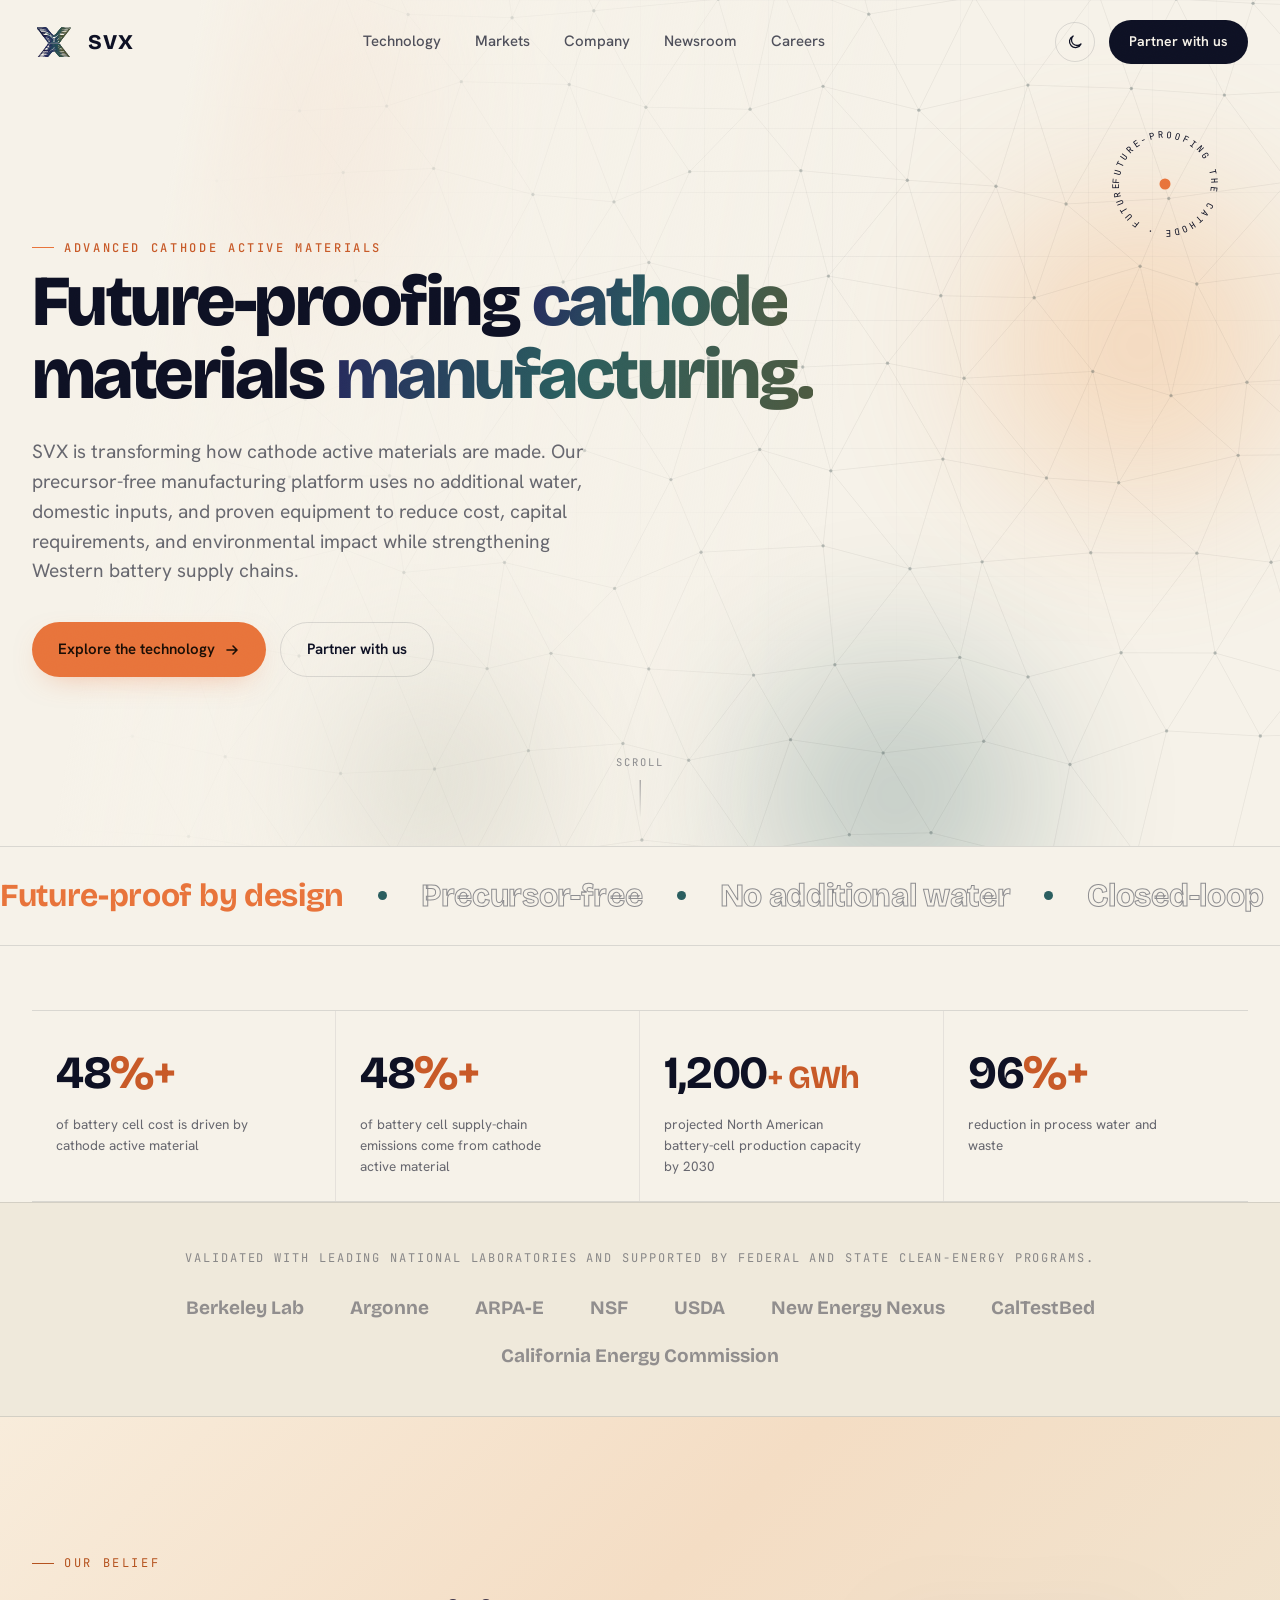
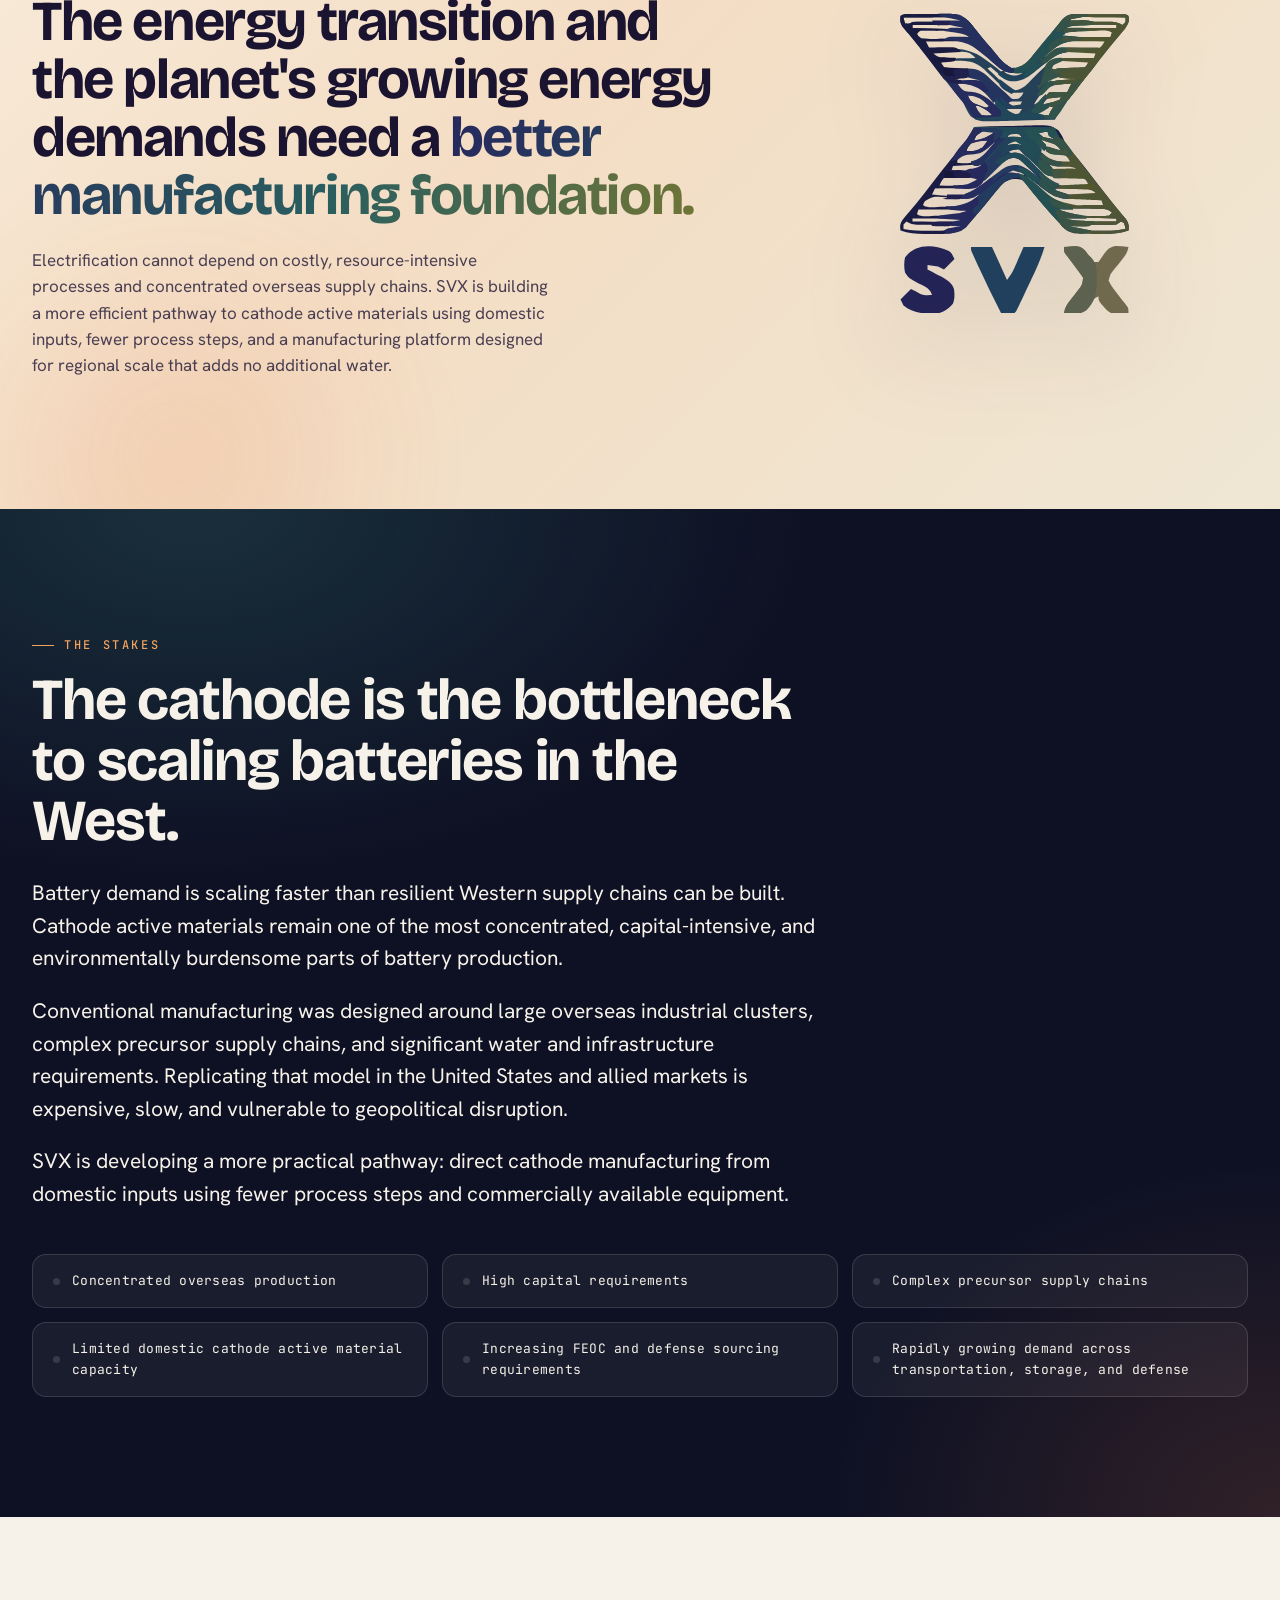
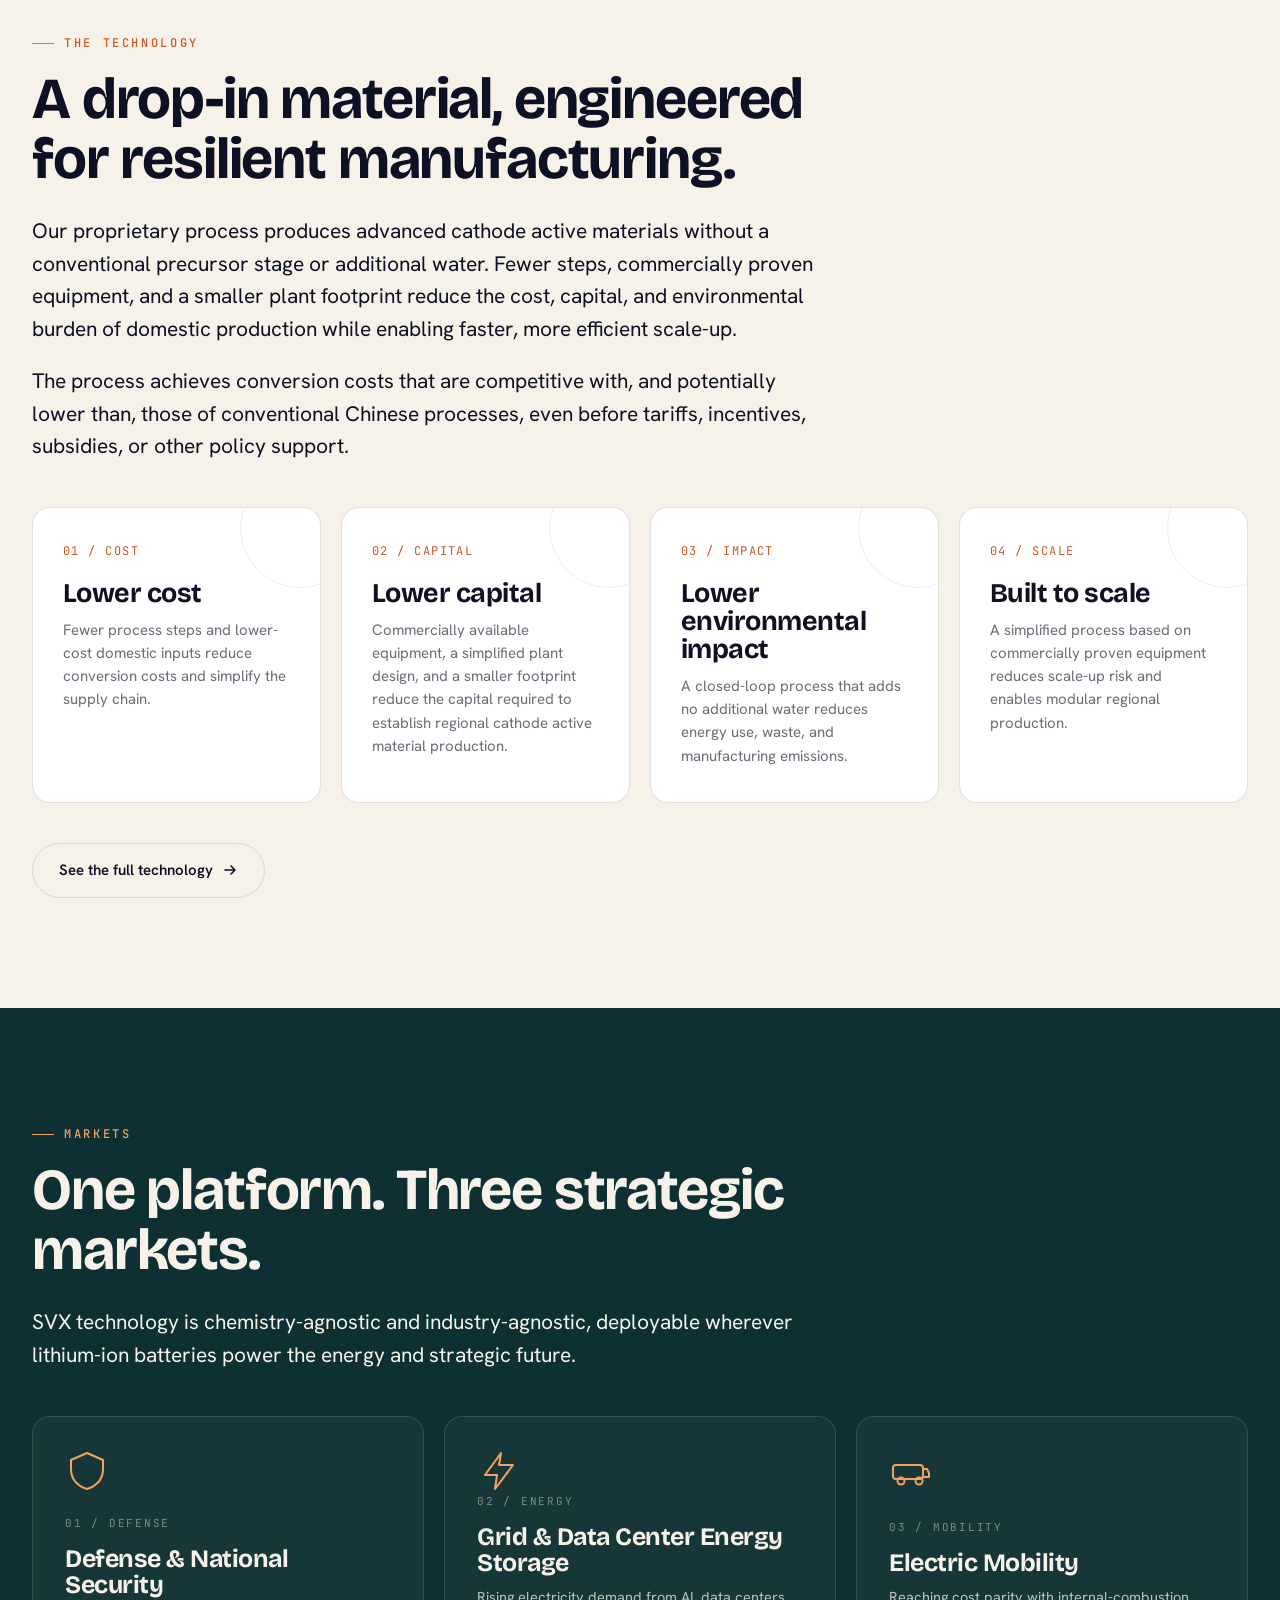
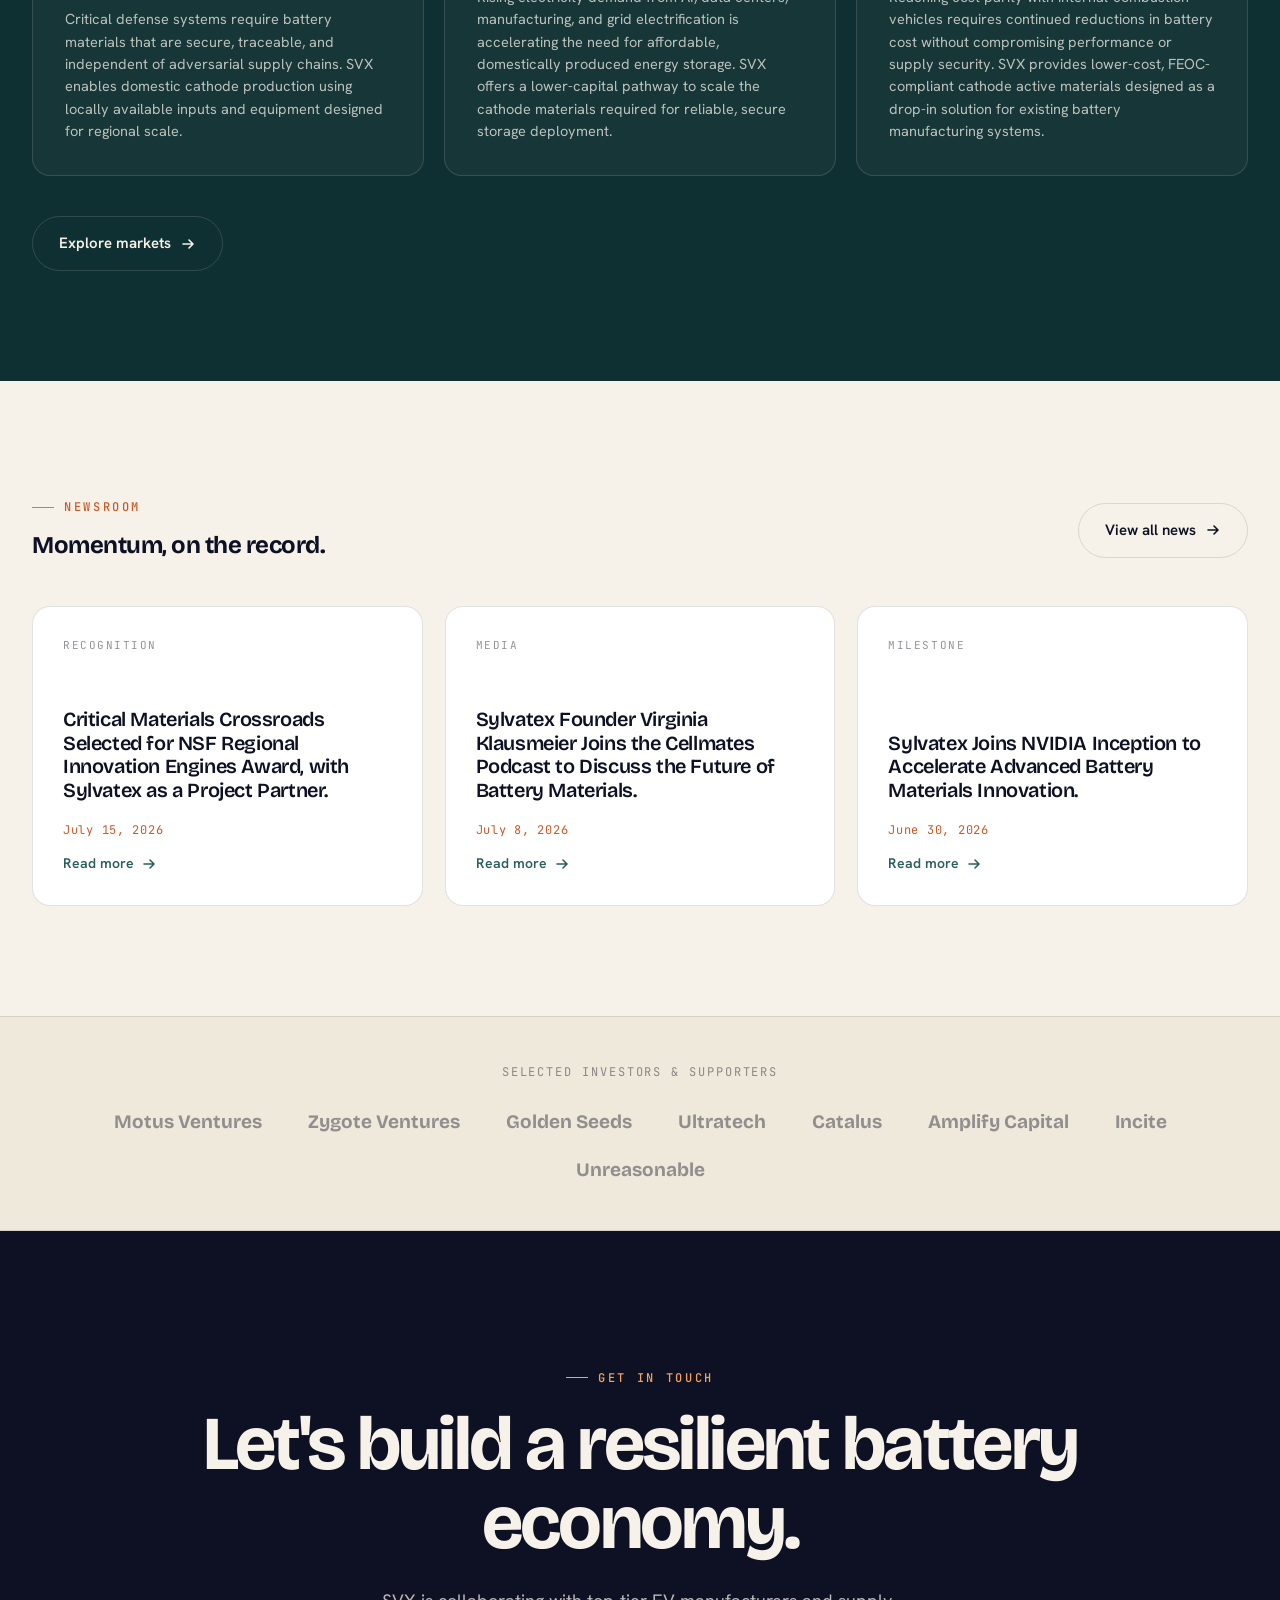
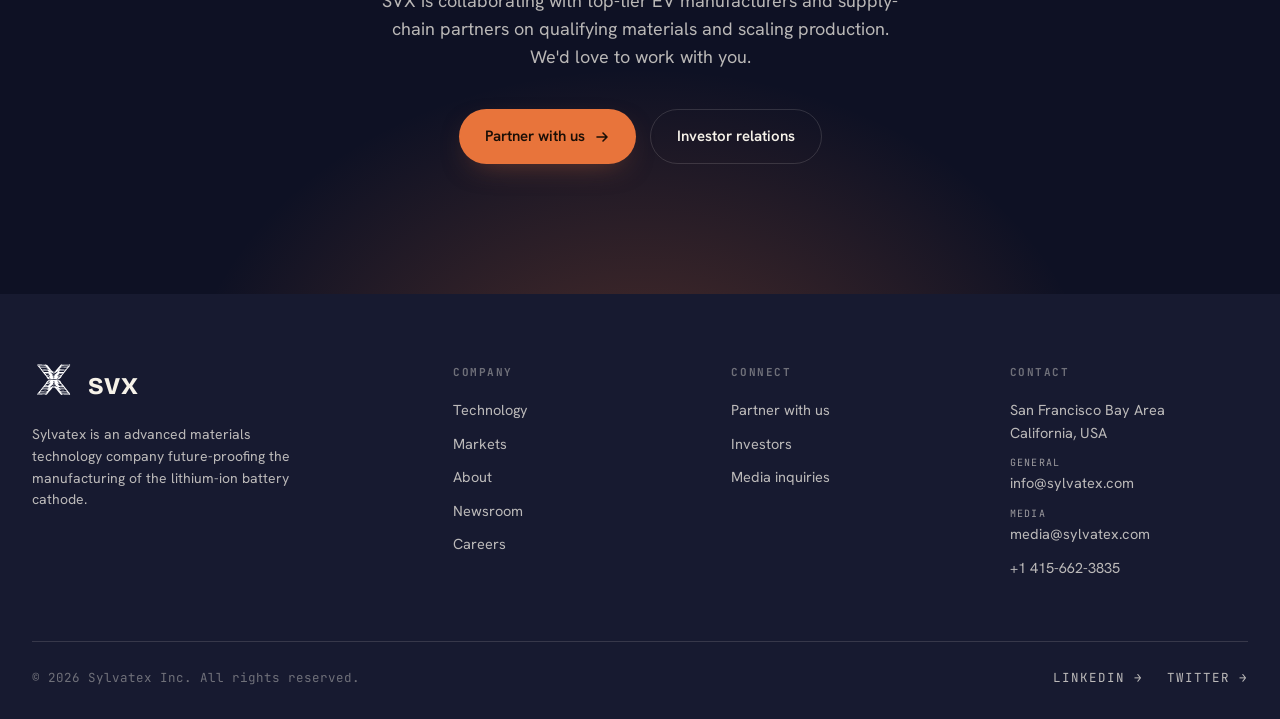
<file: index.html>
<!doctype html>
<html lang="en" data-theme="light">
<head>
<meta charset="utf-8">
<meta name="viewport" content="width=device-width, initial-scale=1">
<title>Future-proofing the cathode — Sylvatex (SVX)</title>
<meta name="description" content="SVX produces drop-in cathode active material through a precursor-free process that uses no additional water. Lower cost, lower capital, lower carbon.">
<script>(function(){try{var t=localStorage.getItem('svx-theme')||(matchMedia('(prefers-color-scheme: dark)').matches?'dark':'light');document.documentElement.setAttribute('data-theme',t);}catch(e){document.documentElement.setAttribute('data-theme','light');}})();</script>
<link rel="preconnect" href="https://fonts.googleapis.com"><link rel="preconnect" href="https://fonts.gstatic.com" crossorigin>
<link href="https://fonts.googleapis.com/css2?family=Bricolage+Grotesque:opsz,wght@12..96,500;12..96,600;12..96,700;12..96,800&family=Hanken+Grotesk:wght@400;500;600;700&family=JetBrains+Mono:wght@400;500;600&display=swap" rel="stylesheet">
<link rel="stylesheet" href="assets/css/style.css">
</head>
<body>
<nav class="nav" id="nav">
  <a href="index.html" class="brand"><span class="logo-x"><img class="x-color" src="assets/img/svx-logo-color.svg" alt=""><img class="x-white" src="assets/img/svx-x.svg" alt=""></span><span class="wordmark">SVX</span></a>
  <div class="nav-links">
    <a href="technology.html">Technology</a>
    <a href="markets.html">Markets</a>
    <a href="company.html">Company</a>
    <a href="newsroom.html">Newsroom</a>
    <a href="careers.html">Careers</a>
  </div>
  <div class="nav-right">
    <button class="theme-tg" id="themeTg" aria-label="Toggle theme"></button>
    <a href="contact.html" class="nav-cta">Partner with us</a>
    <div class="burger"><span></span><span></span><span></span></div>
  </div>
</nav>
<section class="hero-cine grid-bg">
  <div class="mesh"><span class="blob a"></span><span class="blob b"></span><span class="blob c"></span><span class="blob d"></span></div>
  <canvas id="field" class="field"></canvas>
  <svg class="hero-badge" viewBox="0 0 128 128" aria-hidden="true">
    <g class="spin"><path id="bp" d="M64,64 m-46,0 a46,46 0 1,1 92,0 a46,46 0 1,1 -92,0" fill="none"/>
    <text><textPath href="#bp" startOffset="0">FUTURE-PROOFING THE CATHODE · FUTURE-PROOFING THE CATHODE · </textPath></text></g>
    <circle class="core" cx="64" cy="64" r="5.5"/>
  </svg>
  <div class="wrap">
    <div class="hero-inner">
      <div class="kicker-line reveal"><span class="eyebrow">Advanced Cathode Active Materials</span></div>
      <h1><span class="ln">Future-proofing <span class="accent">cathode</span></span><span class="ln">materials <span class="accent">manufacturing.</span></span></h1>
      <p class="lede reveal d2">SVX is transforming how cathode active materials are made. Our precursor-free manufacturing platform uses no additional water, domestic inputs, and proven equipment to reduce cost, capital requirements, and environmental impact while strengthening Western battery supply chains.</p>
      <div class="hero-cta reveal d3">
        <a href="technology.html" class="btn btn-primary">Explore the technology <svg width="16" height="16" viewBox="0 0 16 16" fill="none"><path d="M3 8h9M9 4l4 4-4 4" stroke="currentColor" stroke-width="1.6" stroke-linecap="round" stroke-linejoin="round"/></svg></a>
        <a href="contact.html" class="btn btn-ghost">Partner with us</a>
      </div>
    </div>
  </div>
  <div class="scrollcue"><span>SCROLL</span><span class="ln"></span></div>
</section>

<div class="marquee" aria-hidden="true"><div class="marquee-track">
  <span class="fill">Future-proof by design</span><span class="dot"></span><span>Precursor-free</span><span class="dot"></span><span>No additional water</span><span class="dot"></span><span>Closed-loop</span><span class="dot"></span><span class="fill">FEOC-compliant</span><span class="dot"></span><span>Lower cost</span><span class="dot"></span><span>Lower capital</span><span class="dot"></span><span>Lower carbon</span><span class="dot"></span><span>Domestic inputs</span><span class="dot"></span>
  <span class="fill">Future-proof by design</span><span class="dot"></span><span>Precursor-free</span><span class="dot"></span><span>No additional water</span><span class="dot"></span><span>Closed-loop</span><span class="dot"></span><span class="fill">FEOC-compliant</span><span class="dot"></span><span>Lower cost</span><span class="dot"></span><span>Lower capital</span><span class="dot"></span><span>Lower carbon</span><span class="dot"></span><span>Domestic inputs</span><span class="dot"></span>
</div></div>

<section class="sec" style="padding:64px 0 0">
  <div class="wrap"><div class="stat-strip">
    <div class="cell reveal"><div class="num" data-count="50" data-suffix="%+">0<span class="u">%+</span></div><div class="lbl">of battery cell cost is driven by cathode active material</div></div>
    <div class="cell reveal d1"><div class="num" data-count="50" data-suffix="%+">0<span class="u">%+</span></div><div class="lbl">of battery cell supply-chain emissions come from cathode active material</div></div>
    <div class="cell reveal d2"><div class="num">1,200<span class="u" style="font-size:.7em">+ GWh</span></div><div class="lbl">projected North American battery-cell production capacity by 2030</div></div>
    <div class="cell reveal d3"><div class="num" data-count="99" data-suffix="%+">0<span class="u">%+</span></div><div class="lbl">reduction in process water and waste</div></div>
  </div></div>
</section>

<section class="logorow">
  <div class="wrap">
    <div class="kicker reveal">Validated with leading national laboratories and supported by federal and state clean-energy programs.</div>
    <div class="logos reveal d1"><span>Berkeley Lab</span><span>Argonne</span><span>ARPA-E</span><span>NSF</span><span>USDA</span><span>New Energy Nexus</span><span>CalTestBed</span><span>California Energy Commission</span></div>
  </div>
</section>

<section class="interlude">
  <div class="mesh"><span class="blob t1"></span></div>
  <div class="wrap"><div class="interlude-grid">
    <div class="reveal">
      <span class="ey">Our belief</span>
      <h2 class="statement">The energy transition and the planet's growing energy demands need a <em>better manufacturing foundation.</em></h2>
      <p>Electrification cannot depend on costly, resource-intensive processes and concentrated overseas supply chains. SVX is building a more efficient pathway to cathode active materials using domestic inputs, fewer process steps, and a manufacturing platform designed for regional scale that adds no additional water.</p>
    </div>
    <div class="logo-feature reveal d1"><img src="assets/img/svx-logo-color.svg" alt="Sylvatex (SVX)"></div>
  </div></div>
</section>

<section class="stakes dark-sec sec" id="stakes">
  <div class="wrap">
    <div class="split-head">
      <div>
        <span class="eyebrow reveal">The stakes</span>
        <h2 class="reveal d1">The cathode is the bottleneck to scaling batteries in the West.</h2>
      </div>
      <div class="split-body reveal d2">
        <p class="lead">Battery demand is scaling faster than resilient Western supply chains can be built. Cathode active materials remain one of the most concentrated, capital-intensive, and environmentally burdensome parts of battery production.</p>
        <p>Conventional manufacturing was designed around large overseas industrial clusters, complex precursor supply chains, and significant water and infrastructure requirements. Replicating that model in the United States and allied markets is expensive, slow, and vulnerable to geopolitical disruption.</p>
        <p>SVX is developing a more practical pathway: direct cathode manufacturing from domestic inputs using fewer process steps and commercially available equipment.</p>
      </div>
    </div>
    <div class="stakes-callouts reveal d3"><span class="callout">Concentrated overseas production</span><span class="callout">High capital requirements</span><span class="callout">Complex precursor supply chains</span><span class="callout">Limited domestic cathode active material capacity</span><span class="callout">Increasing FEOC and defense sourcing requirements</span><span class="callout">Rapidly growing demand across transportation, storage, and defense</span></div>
  </div>
</section>

<section class="sec">
  <div class="wrap">
    <div class="split-head">
      <div>
        <span class="eyebrow reveal">The technology</span>
        <h2 class="reveal d1">A drop-in material, engineered for resilient manufacturing.</h2>
      </div>
      <div class="split-body reveal d2">
        <p class="lead">Our proprietary process produces advanced cathode active materials without a conventional precursor stage or additional water. Fewer steps, commercially proven equipment, and a smaller plant footprint reduce the cost, capital, and environmental burden of domestic production while enabling faster, more efficient scale-up.</p><p class="lead">The process achieves conversion costs that are competitive with, and potentially lower than, those of conventional Chinese processes, even before tariffs, incentives, subsidies, or other policy support.</p>
      </div>
    </div>
    <div class="pillars">
      <div class="pillar reveal"><div class="ring"></div><div class="pn">01 / COST</div><h3>Lower cost</h3><p>Fewer process steps and lower-cost domestic inputs reduce conversion costs and simplify the supply chain.</p></div>
      <div class="pillar reveal d1"><div class="ring"></div><div class="pn">02 / CAPITAL</div><h3>Lower capital</h3><p>Commercially available equipment, a simplified plant design, and a smaller footprint reduce the capital required to establish regional cathode active material production.</p></div>
      <div class="pillar reveal d2"><div class="ring"></div><div class="pn">03 / IMPACT</div><h3>Lower environmental impact</h3><p>A closed-loop process that adds no additional water reduces energy use, waste, and manufacturing emissions.</p></div>
      <div class="pillar reveal d3"><div class="ring"></div><div class="pn">04 / SCALE</div><h3>Built to scale</h3><p>A simplified process based on commercially proven equipment reduces scale-up risk and enables modular regional production.</p></div>
    </div>
    <div style="margin-top:40px"><a href="technology.html" class="btn btn-ghost reveal">See the full technology <svg width="16" height="16" viewBox="0 0 16 16" fill="none"><path d="M3 8h9M9 4l4 4-4 4" stroke="currentColor" stroke-width="1.6" stroke-linecap="round" stroke-linejoin="round"/></svg></a></div>
  </div>
</section>

<section class="dark-sec sec" id="markets" style="background:var(--feat-2)">
  <div class="wrap">
    <div class="split-head">
      <div>
        <span class="eyebrow reveal">Markets</span>
        <h2 class="reveal d1">One platform. Three strategic markets.</h2>
      </div>
      <div class="split-body reveal d2">
        <p class="lead">SVX technology is chemistry-agnostic and industry-agnostic, deployable wherever lithium-ion batteries power the energy and strategic future.</p>
      </div>
    </div>
    <div class="mkt-grid">
      <div class="mkt reveal"><svg class="ico" viewBox="0 0 44 44" fill="none"><path d="M22 4 6 11v9c0 11 7 17 16 20 9-3 16-9 16-20v-9L22 4Z" stroke="currentColor" stroke-width="2" stroke-linejoin="round"/></svg><div class="mn">01 / Defense</div><h3>Defense &amp; National Security</h3><p>Critical defense systems require battery materials that are secure, traceable, and independent of adversarial supply chains. SVX enables domestic cathode production using locally available inputs and equipment designed for regional scale.</p></div>
      <div class="mkt reveal d1"><svg class="ico" viewBox="0 0 44 44" fill="none"><path d="M24 4 8 26h12l-2 14 18-24H22l2-12Z" stroke="currentColor" stroke-width="2" stroke-linejoin="round"/></svg><div class="mn">02 / Energy</div><h3>Grid &amp; Data Center Energy Storage</h3><p>Rising electricity demand from AI, data centers, manufacturing, and grid electrification is accelerating the need for affordable, domestically produced energy storage. SVX offers a lower-capital pathway to scale the cathode materials required for reliable, secure storage deployment.</p></div>
      <div class="mkt reveal d2"><svg class="ico" viewBox="0 0 44 44" fill="none"><rect x="4" y="16" width="30" height="14" rx="3" stroke="currentColor" stroke-width="2"/><path d="M34 20h4l2 4v4h-6" stroke="currentColor" stroke-width="2" stroke-linejoin="round"/><circle cx="12" cy="32" r="3.5" stroke="currentColor" stroke-width="2"/><circle cx="30" cy="32" r="3.5" stroke="currentColor" stroke-width="2"/></svg><div class="mn">03 / Mobility</div><h3>Electric Mobility</h3><p>Reaching cost parity with internal-combustion vehicles requires continued reductions in battery cost without compromising performance or supply security. SVX provides lower-cost, FEOC-compliant cathode active materials designed as a drop-in solution for existing battery manufacturing systems.</p></div>
    </div>
    <div style="margin-top:40px"><a href="markets.html" class="btn btn-ghost on-dark reveal">Explore markets <svg width="16" height="16" viewBox="0 0 16 16" fill="none"><path d="M3 8h9M9 4l4 4-4 4" stroke="currentColor" stroke-width="1.6" stroke-linecap="round" stroke-linejoin="round"/></svg></a></div>
  </div>
</section>

<section class="sec">
  <div class="wrap">
    <div class="news-head">
      <div><span class="eyebrow reveal">Newsroom</span><h2 class="reveal d1" style="margin-top:16px">Momentum, on the record.</h2></div>
      <a href="newsroom.html" class="btn btn-ghost reveal d2">View all news <svg width="16" height="16" viewBox="0 0 16 16" fill="none"><path d="M3 8h9M9 4l4 4-4 4" stroke="currentColor" stroke-width="1.6" stroke-linecap="round" stroke-linejoin="round"/></svg></a>
    </div>
    <div class="news-grid">
      <a href="https://www.linkedin.com/feed/update/urn:li:activity:7483188650009096192" class="ncard reveal" target="_blank" rel="noopener noreferrer"><div class="cat">Recognition</div><h3>Critical Materials Crossroads Selected for NSF Regional Innovation Engines Award, with Sylvatex as a Project Partner.</h3><div class="date">July 15, 2026</div><div class="more" style="margin-top:14px">Read more <svg width="16" height="16" viewBox="0 0 16 16" fill="none"><path d="M3 8h9M9 4l4 4-4 4" stroke="currentColor" stroke-width="1.6" stroke-linecap="round" stroke-linejoin="round"/></svg></div></a>
      <a href="https://www.linkedin.com/feed/update/urn:li:activity:7480636860130619392" class="ncard reveal d1" target="_blank" rel="noopener noreferrer"><div class="cat">Media</div><h3>Sylvatex Founder Virginia Klausmeier Joins the Cellmates Podcast to Discuss the Future of Battery Materials.</h3><div class="date">July 8, 2026</div><div class="more" style="margin-top:14px">Read more <svg width="16" height="16" viewBox="0 0 16 16" fill="none"><path d="M3 8h9M9 4l4 4-4 4" stroke="currentColor" stroke-width="1.6" stroke-linecap="round" stroke-linejoin="round"/></svg></div></a>
      <a href="https://www.linkedin.com/feed/update/urn:li:activity:7477737751791161344" class="ncard reveal d2" target="_blank" rel="noopener noreferrer"><div class="cat">Milestone</div><h3>Sylvatex Joins NVIDIA Inception to Accelerate Advanced Battery Materials Innovation.</h3><div class="date">June 30, 2026</div><div class="more" style="margin-top:14px">Read more <svg width="16" height="16" viewBox="0 0 16 16" fill="none"><path d="M3 8h9M9 4l4 4-4 4" stroke="currentColor" stroke-width="1.6" stroke-linecap="round" stroke-linejoin="round"/></svg></div></a>
    </div>
  </div>
</section>

<section class="logorow" id="invest">
  <div class="wrap">
    <div class="kicker reveal">Selected investors &amp; supporters</div>
    <div class="logos reveal d1"><span>Motus Ventures</span><span>Zygote Ventures</span><span>Golden Seeds</span><span>Ultratech</span><span>Catalus</span><span>Amplify Capital</span><span>Incite</span><span>Unreasonable</span></div>
  </div>
</section>

<section class="cta dark-sec sec">
  <div class="wrap">
    <span class="eyebrow c reveal">Get in touch</span>
    <h2 class="reveal d1">Let's build a resilient battery economy.</h2>
    <p class="reveal d2">SVX is collaborating with top-tier EV manufacturers and supply-chain partners on qualifying materials and scaling production. We'd love to work with you.</p>
    <div class="cta-btns reveal d3">
      <a href="contact.html" class="btn btn-primary">Partner with us <svg width="16" height="16" viewBox="0 0 16 16" fill="none"><path d="M3 8h9M9 4l4 4-4 4" stroke="currentColor" stroke-width="1.6" stroke-linecap="round" stroke-linejoin="round"/></svg></a>
      <a href="company.html#invest" class="btn btn-ghost on-dark">Investor relations</a>
    </div>
  </div>
</section>
<footer class="footer">
  <div class="wrap">
    <div class="foot-top">
      <div class="foot-brand"><div class="brand" style="gap:12px;margin-bottom:10px"><span class="logo-x"><img class="x-color" src="assets/img/svx-logo-color.svg" alt=""><img class="x-white" src="assets/img/svx-x.svg" alt=""></span><span class="wordmark">SVX</span></div><p>Sylvatex is an advanced materials technology company future-proofing the manufacturing of the lithium-ion battery cathode.</p></div>
      <div class="foot-col"><h5>Company</h5><a href="technology.html">Technology</a><a href="markets.html">Markets</a><a href="company.html">About</a><a href="newsroom.html">Newsroom</a><a href="careers.html">Careers</a></div>
      <div class="foot-col"><h5>Connect</h5><a href="contact.html">Partner with us</a><a href="company.html#invest">Investors</a><a href="mailto:media@sylvatex.com">Media inquiries</a></div>
      <div class="foot-col"><h5>Contact</h5><p>San Francisco Bay Area<br>California, USA</p><p class="foot-eitem"><span class="foot-elabel">General</span><a href="mailto:info@sylvatex.com">info@sylvatex.com</a></p><p class="foot-eitem"><span class="foot-elabel">Media</span><a href="mailto:media@sylvatex.com">media@sylvatex.com</a></p><a href="tel:+14156623835">+1 415-662-3835</a></div>
    </div>
    <div class="foot-bottom"><span class="mono">&copy; <span id="year">2025</span> Sylvatex Inc. All rights reserved.</span><div class="foot-social"><a href="#">LINKEDIN &rarr;</a><a href="#">TWITTER &rarr;</a></div></div>
  </div>
</footer>
<script src="assets/js/main.js"></script>
</body>
</html>
</file>
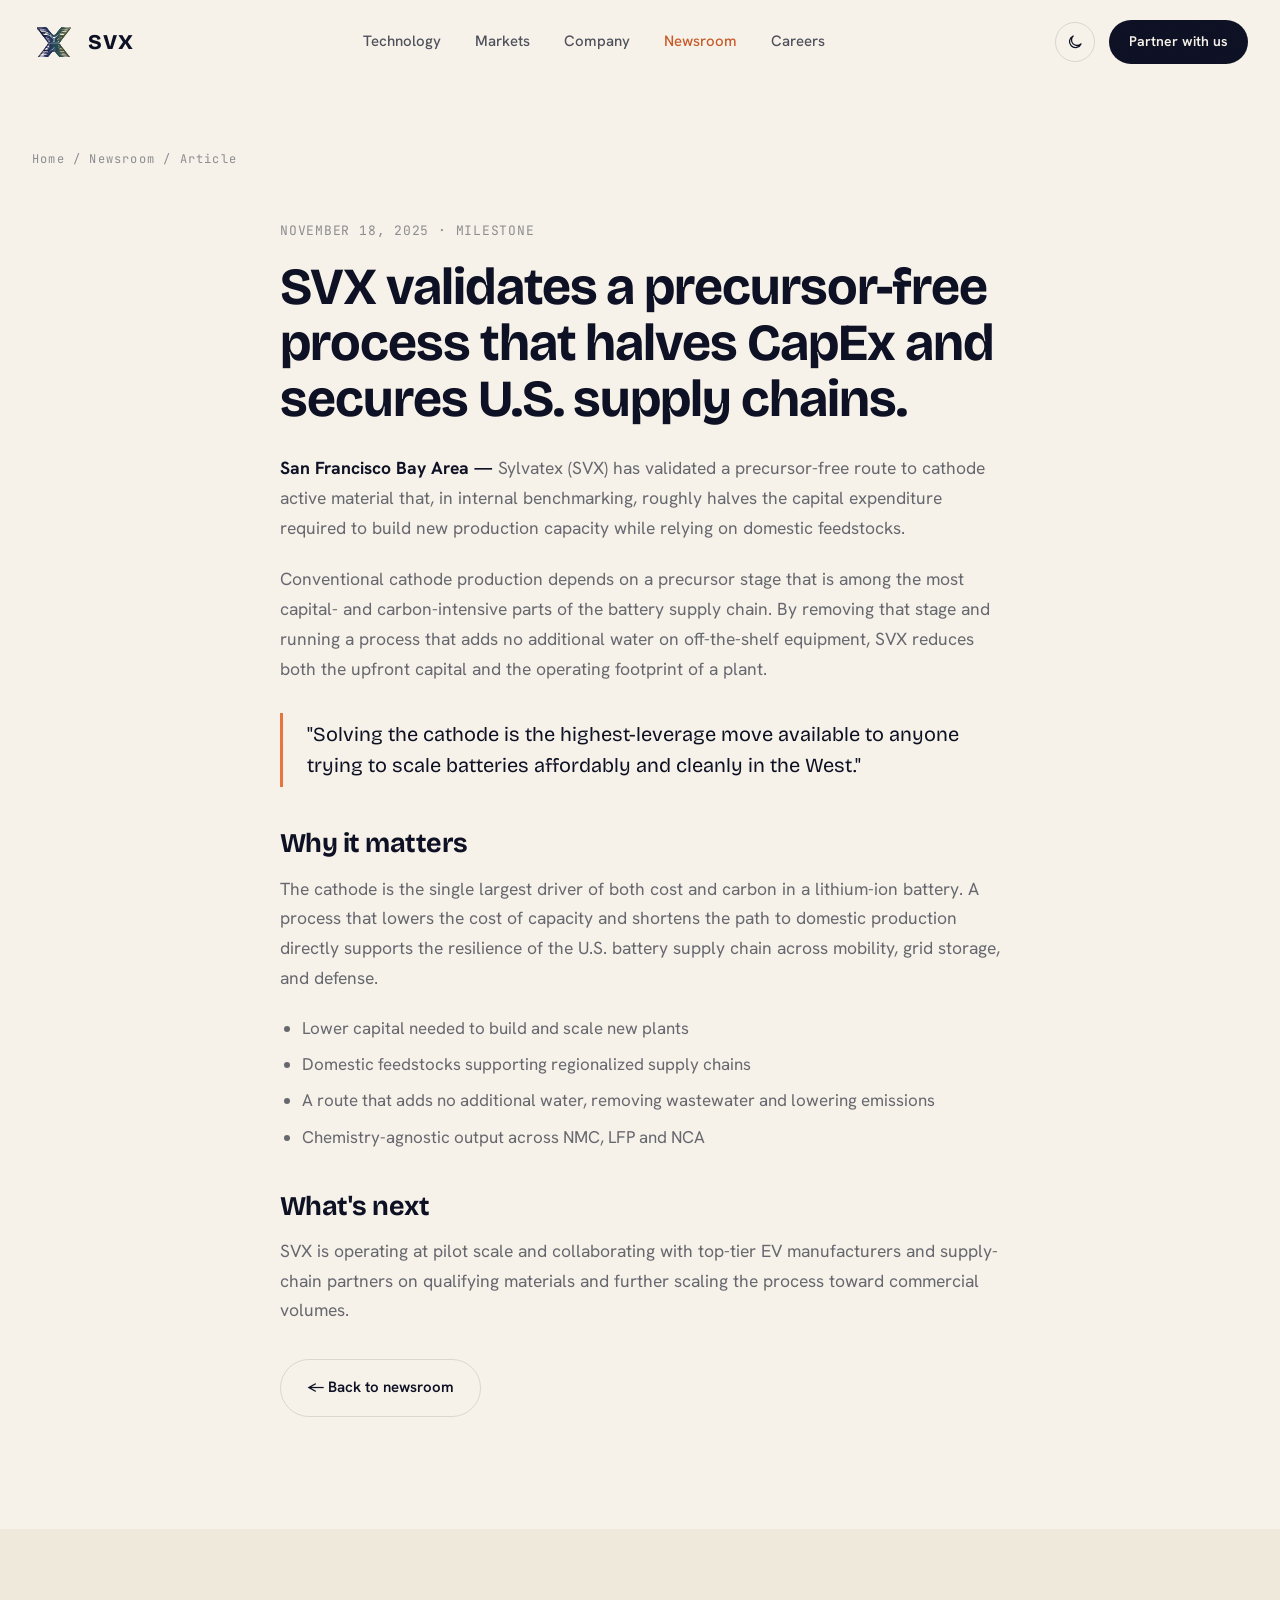
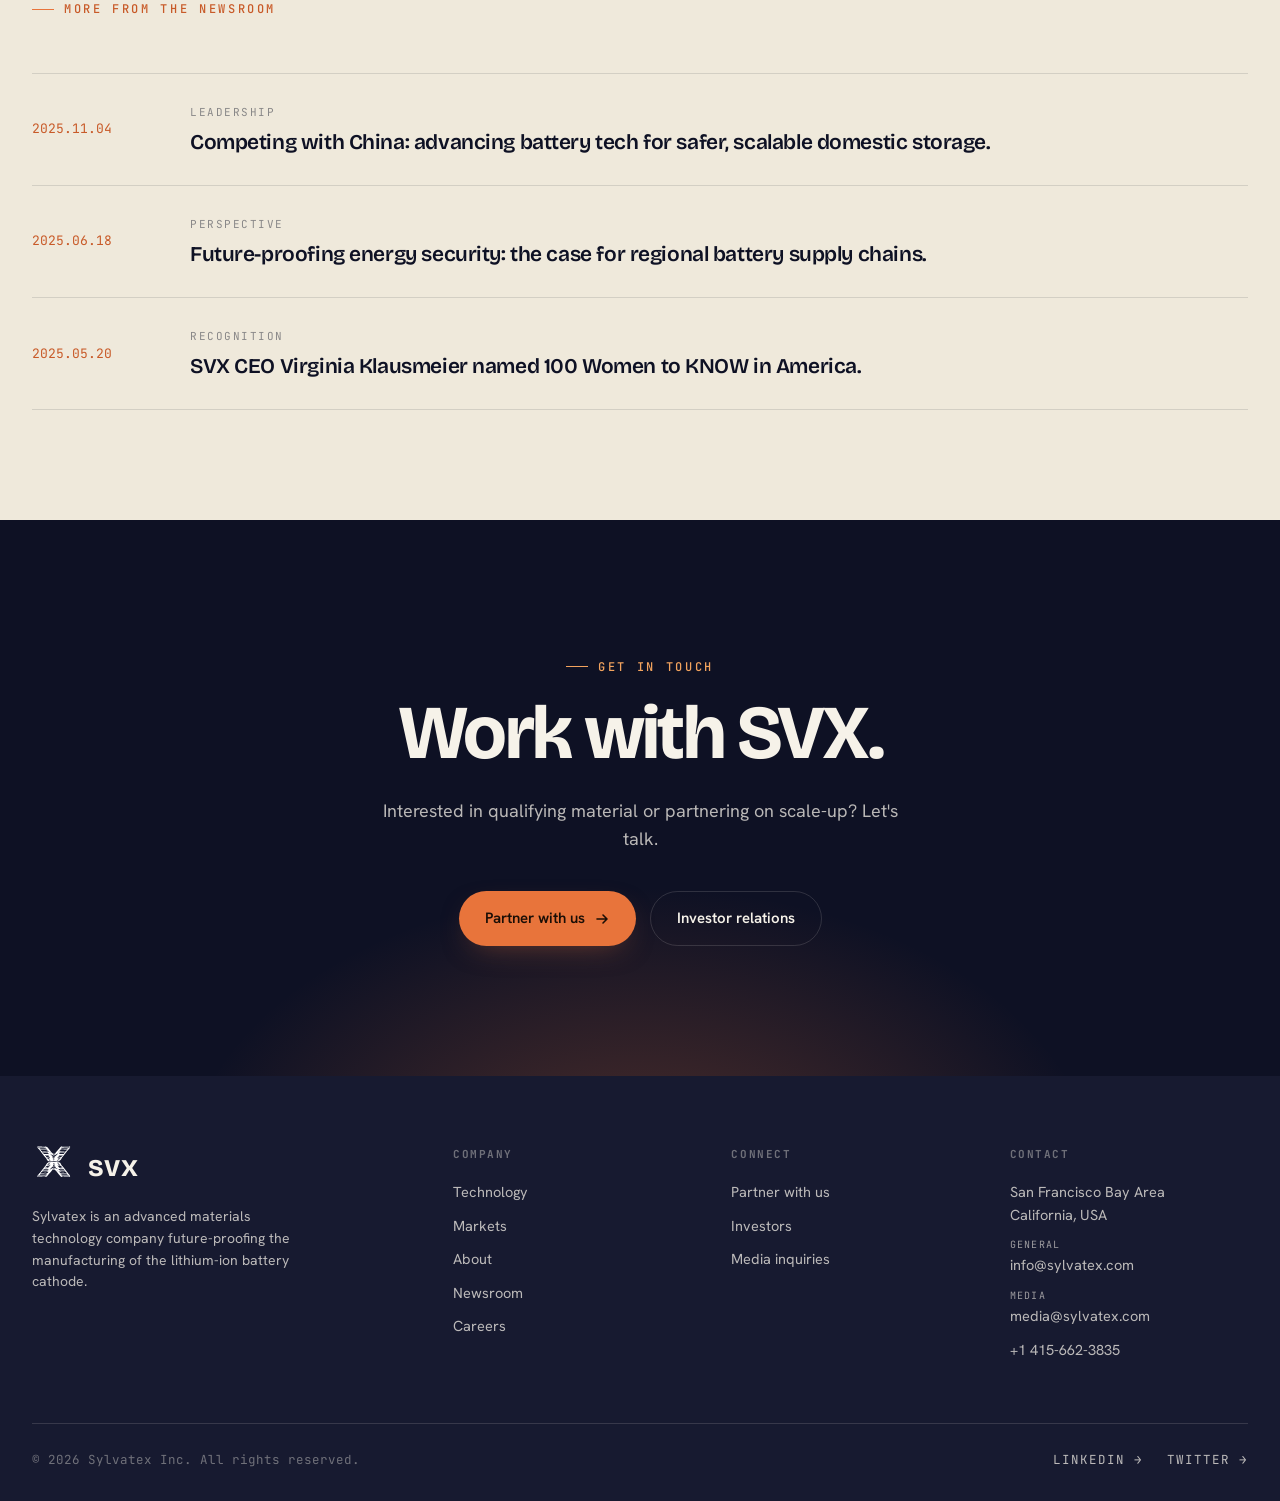
<file: article.html>
<!doctype html>
<html lang="en" data-theme="light">
<head>
<meta charset="utf-8">
<meta name="viewport" content="width=device-width, initial-scale=1">
<title>SVX validates precursor-free process — Sylvatex (SVX)</title>
<meta name="description" content="SVX validates a precursor-free process that halves CapEx and secures U.S. supply chains.">
<script>(function(){try{var t=localStorage.getItem('svx-theme')||(matchMedia('(prefers-color-scheme: dark)').matches?'dark':'light');document.documentElement.setAttribute('data-theme',t);}catch(e){document.documentElement.setAttribute('data-theme','light');}})();</script>
<link rel="preconnect" href="https://fonts.googleapis.com"><link rel="preconnect" href="https://fonts.gstatic.com" crossorigin>
<link href="https://fonts.googleapis.com/css2?family=Bricolage+Grotesque:opsz,wght@12..96,500;12..96,600;12..96,700;12..96,800&family=Hanken+Grotesk:wght@400;500;600;700&family=JetBrains+Mono:wght@400;500;600&display=swap" rel="stylesheet">
<link rel="stylesheet" href="assets/css/style.css">
</head>
<body>
<nav class="nav" id="nav">
  <a href="index.html" class="brand"><span class="logo-x"><img class="x-color" src="assets/img/svx-logo-color.svg" alt=""><img class="x-white" src="assets/img/svx-x.svg" alt=""></span><span class="wordmark">SVX</span></a>
  <div class="nav-links">
    <a href="technology.html">Technology</a>
    <a href="markets.html">Markets</a>
    <a href="company.html">Company</a>
    <a href="newsroom.html" class="active">Newsroom</a>
    <a href="careers.html">Careers</a>
  </div>
  <div class="nav-right">
    <button class="theme-tg" id="themeTg" aria-label="Toggle theme"></button>
    <a href="contact.html" class="nav-cta">Partner with us</a>
    <div class="burger"><span></span><span></span><span></span></div>
  </div>
</nav>
<section class="page-hero" style="padding-bottom:20px">
  <div class="wrap"><div class="breadcrumb reveal"><a href="index.html">Home</a> / <a href="newsroom.html">Newsroom</a> / Article</div></div>
</section>
<section style="padding:10px 0 90px">
  <div class="wrap"><div class="prose reveal">
    <div class="article-meta">NOVEMBER 18, 2025 · MILESTONE</div>
    <h1>SVX validates a precursor-free process that halves CapEx and secures U.S. supply chains.</h1>
    <p><strong>San Francisco Bay Area —</strong> Sylvatex (SVX) has validated a precursor-free route to cathode active material that, in internal benchmarking, roughly halves the capital expenditure required to build new production capacity while relying on domestic feedstocks.</p>
    <p>Conventional cathode production depends on a precursor stage that is among the most capital- and carbon-intensive parts of the battery supply chain. By removing that stage and running a process that adds no additional water on off-the-shelf equipment, SVX reduces both the upfront capital and the operating footprint of a plant.</p>
    <blockquote>"Solving the cathode is the highest-leverage move available to anyone trying to scale batteries affordably and cleanly in the West."</blockquote>
    <h2>Why it matters</h2>
    <p>The cathode is the single largest driver of both cost and carbon in a lithium-ion battery. A process that lowers the cost of capacity and shortens the path to domestic production directly supports the resilience of the U.S. battery supply chain across mobility, grid storage, and defense.</p>
    <ul><li>Lower capital needed to build and scale new plants</li><li>Domestic feedstocks supporting regionalized supply chains</li><li>A route that adds no additional water, removing wastewater and lowering emissions</li><li>Chemistry-agnostic output across NMC, LFP and NCA</li></ul>
    <h2>What's next</h2>
    <p>SVX is operating at pilot scale and collaborating with top-tier EV manufacturers and supply-chain partners on qualifying materials and further scaling the process toward commercial volumes.</p>
    <p style="margin-top:34px"><a href="newsroom.html" class="btn btn-ghost">&larr; Back to newsroom</a></p>
  </div></div>
</section>
<section class="sec bg-alt" style="padding-top:64px">
  <div class="wrap">
    <div class="shead"><span class="eyebrow reveal">More from the newsroom</span></div>
    <div class="news-list" style="margin-top:24px">
      <a href="newsroom.html" class="nrow reveal"><div class="date">2025.11.04</div><div><div class="cat mono" style="font-size:11px;letter-spacing:.14em;text-transform:uppercase;color:var(--text-mute);margin-bottom:8px">Leadership</div><h3>Competing with China: advancing battery tech for safer, scalable domestic storage.</h3></div><div class="arrow"></div></a>
      <a href="newsroom.html" class="nrow reveal d1"><div class="date">2025.06.18</div><div><div class="cat mono" style="font-size:11px;letter-spacing:.14em;text-transform:uppercase;color:var(--text-mute);margin-bottom:8px">Perspective</div><h3>Future-proofing energy security: the case for regional battery supply chains.</h3></div><div class="arrow"></div></a>
      <a href="newsroom.html" class="nrow reveal d2"><div class="date">2025.05.20</div><div><div class="cat mono" style="font-size:11px;letter-spacing:.14em;text-transform:uppercase;color:var(--text-mute);margin-bottom:8px">Recognition</div><h3>SVX CEO Virginia Klausmeier named 100 Women to KNOW in America.</h3></div><div class="arrow"></div></a>
    </div>
  </div>
</section>
<section class="cta dark-sec sec">
  <div class="wrap">
    <span class="eyebrow c reveal">Get in touch</span>
    <h2 class="reveal d1">Work with SVX.</h2>
    <p class="reveal d2">Interested in qualifying material or partnering on scale-up? Let's talk.</p>
    <div class="cta-btns reveal d3">
      <a href="contact.html" class="btn btn-primary">Partner with us <svg width="16" height="16" viewBox="0 0 16 16" fill="none"><path d="M3 8h9M9 4l4 4-4 4" stroke="currentColor" stroke-width="1.6" stroke-linecap="round" stroke-linejoin="round"/></svg></a>
      <a href="company.html#invest" class="btn btn-ghost on-dark">Investor relations</a>
    </div>
  </div>
</section>
<footer class="footer">
  <div class="wrap">
    <div class="foot-top">
      <div class="foot-brand"><div class="brand" style="gap:12px;margin-bottom:10px"><span class="logo-x"><img class="x-color" src="assets/img/svx-logo-color.svg" alt=""><img class="x-white" src="assets/img/svx-x.svg" alt=""></span><span class="wordmark">SVX</span></div><p>Sylvatex is an advanced materials technology company future-proofing the manufacturing of the lithium-ion battery cathode.</p></div>
      <div class="foot-col"><h5>Company</h5><a href="technology.html">Technology</a><a href="markets.html">Markets</a><a href="company.html">About</a><a href="newsroom.html">Newsroom</a><a href="careers.html">Careers</a></div>
      <div class="foot-col"><h5>Connect</h5><a href="contact.html">Partner with us</a><a href="company.html#invest">Investors</a><a href="mailto:media@sylvatex.com">Media inquiries</a></div>
      <div class="foot-col"><h5>Contact</h5><p>San Francisco Bay Area<br>California, USA</p><p class="foot-eitem"><span class="foot-elabel">General</span><a href="mailto:info@sylvatex.com">info@sylvatex.com</a></p><p class="foot-eitem"><span class="foot-elabel">Media</span><a href="mailto:media@sylvatex.com">media@sylvatex.com</a></p><a href="tel:+14156623835">+1 415-662-3835</a></div>
    </div>
    <div class="foot-bottom"><span class="mono">&copy; <span id="year">2025</span> Sylvatex Inc. All rights reserved.</span><div class="foot-social"><a href="#">LINKEDIN &rarr;</a><a href="#">TWITTER &rarr;</a></div></div>
  </div>
</footer>
<script src="assets/js/main.js"></script>
</body>
</html>
</file>
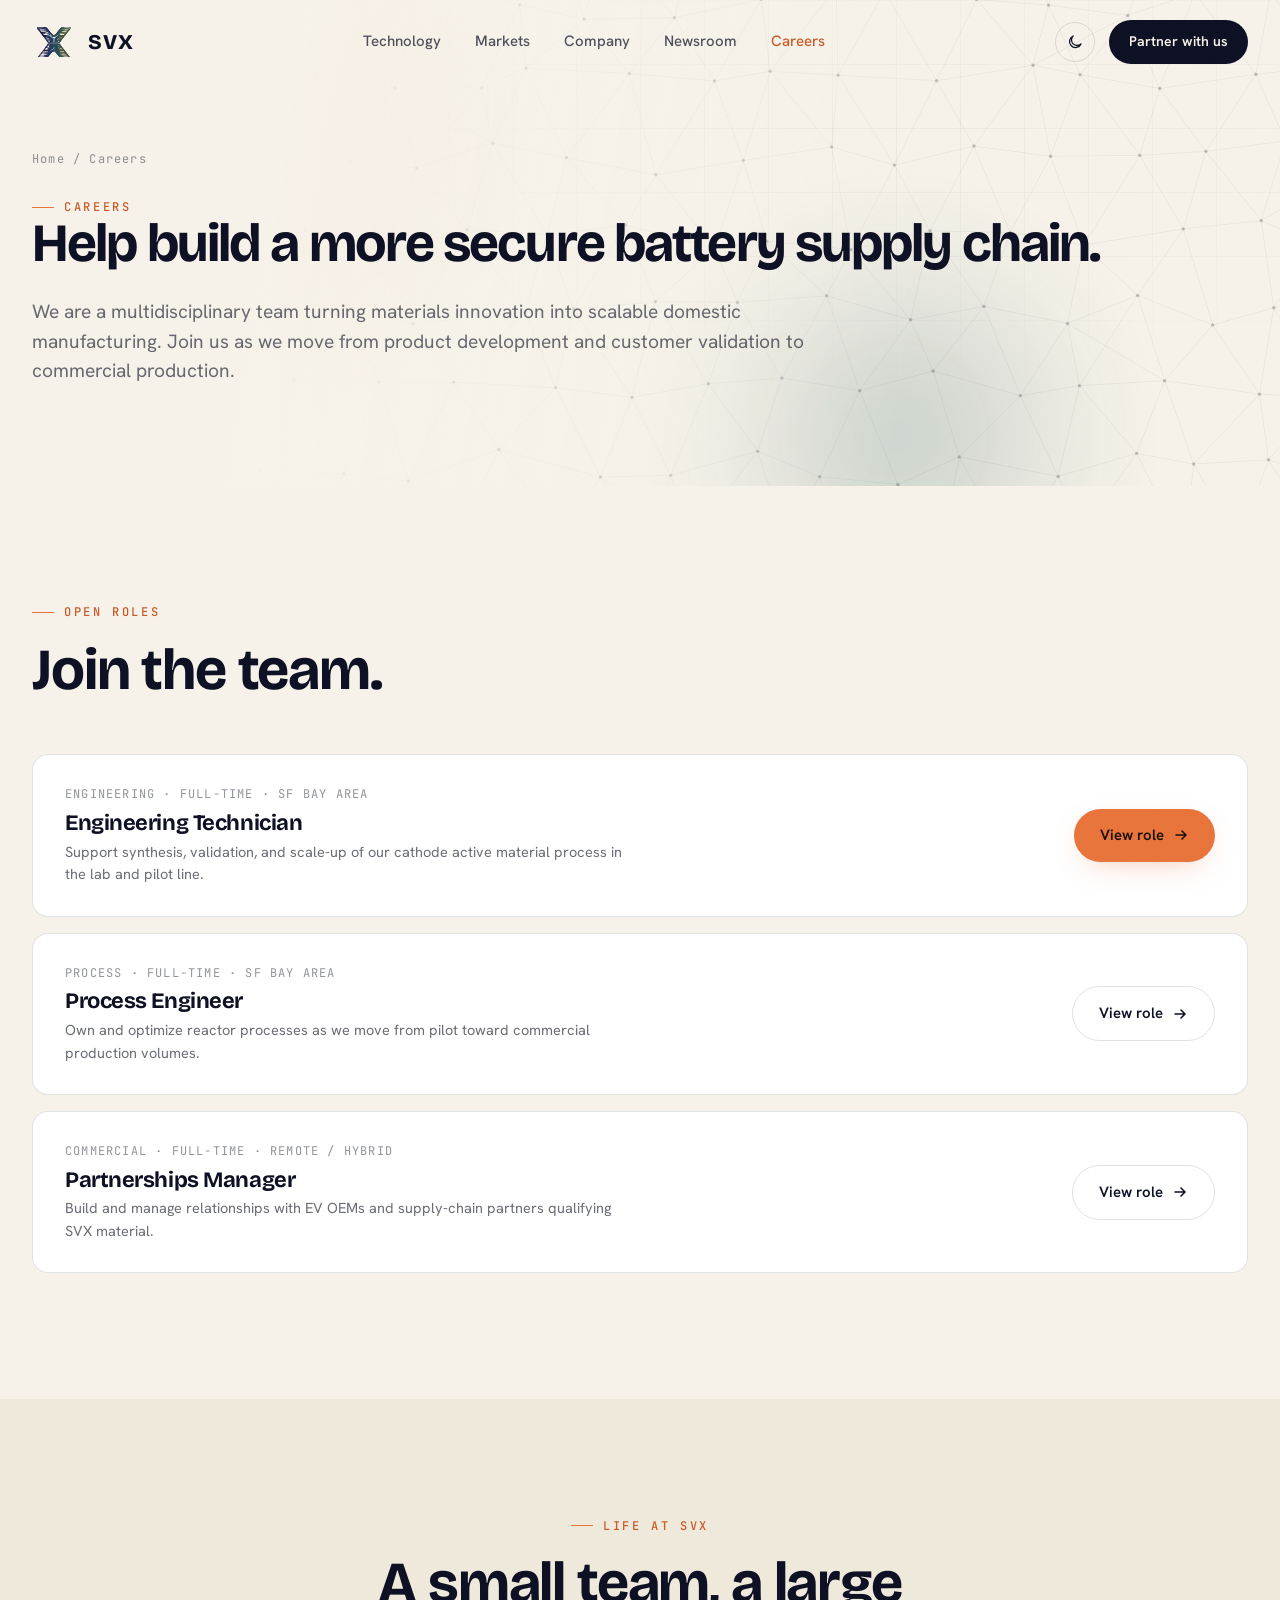
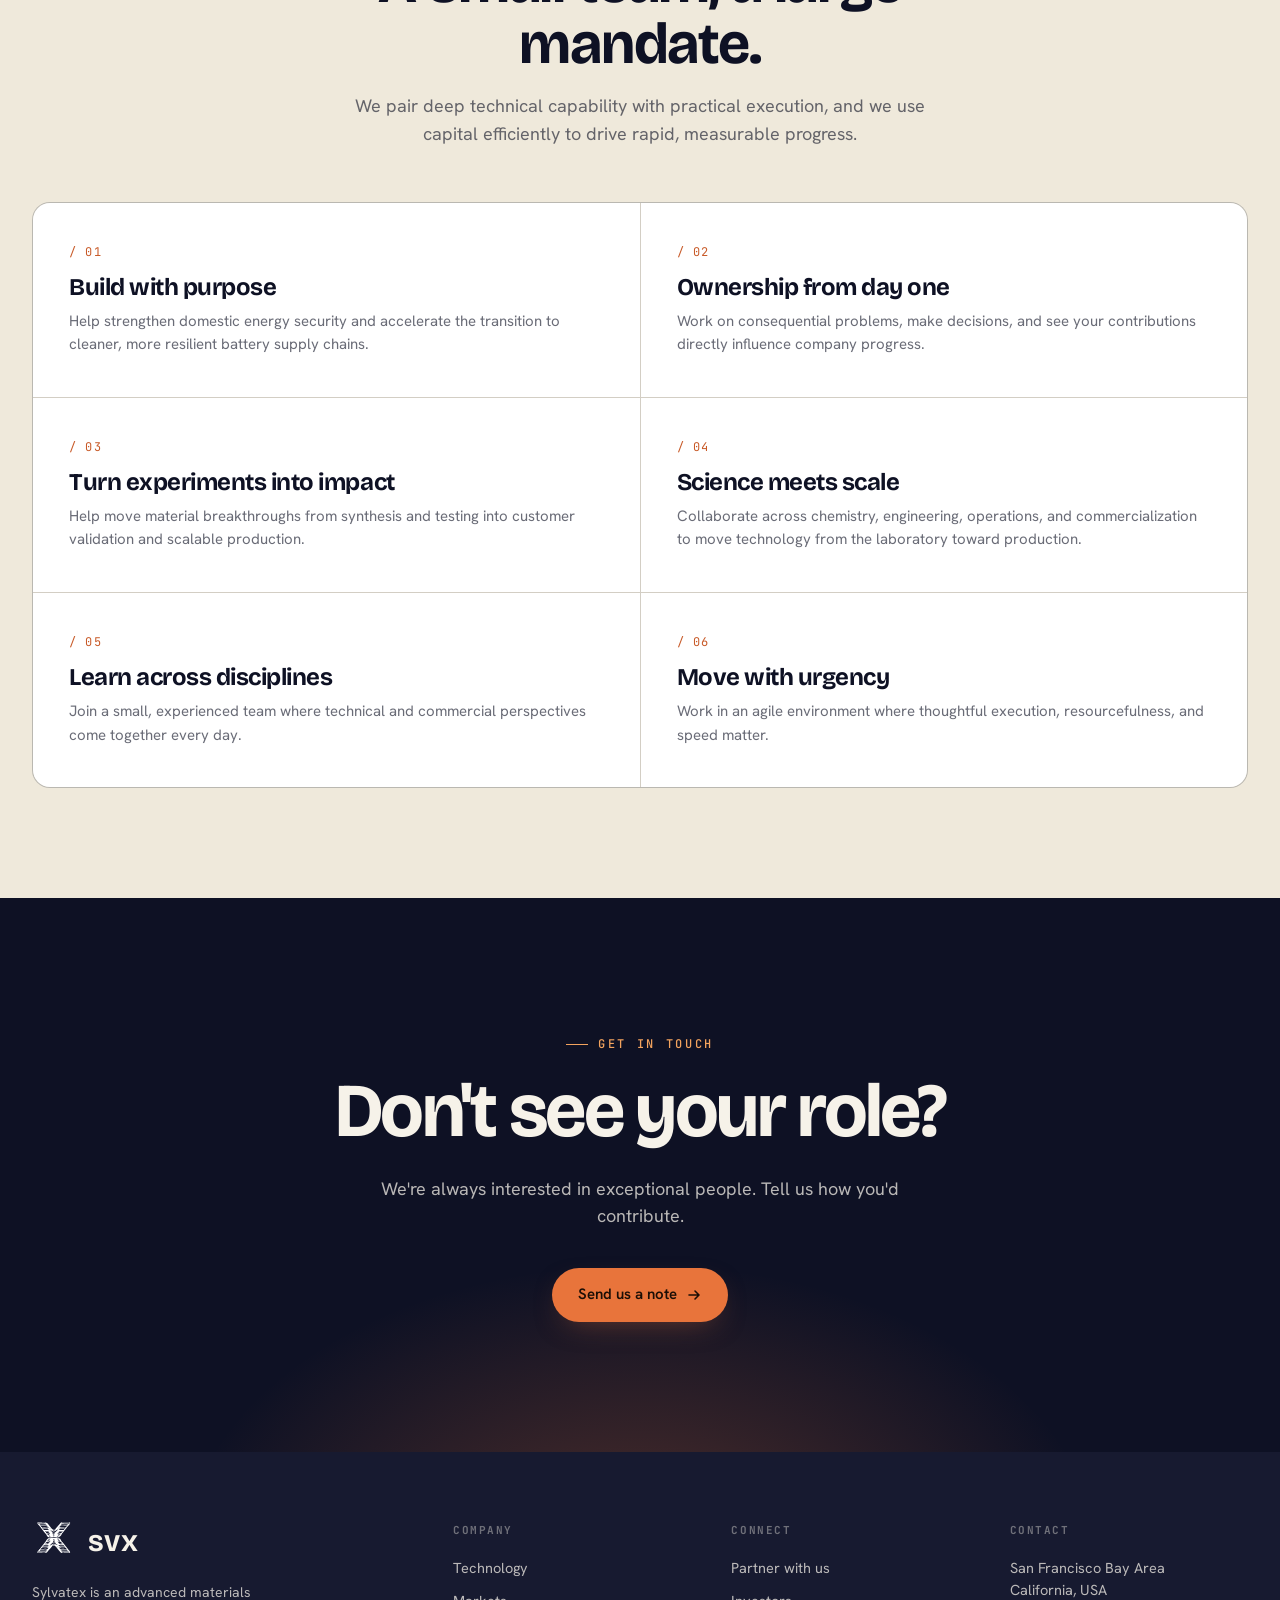
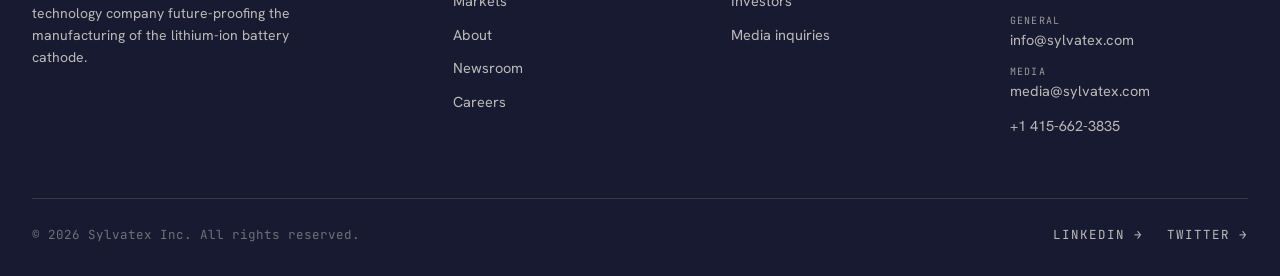
<file: careers.html>
<!doctype html>
<html lang="en" data-theme="light">
<head>
<meta charset="utf-8">
<meta name="viewport" content="width=device-width, initial-scale=1">
<title>Careers — Sylvatex (SVX)</title>
<meta name="description" content="Join SVX and help future-proof battery manufacturing.">
<script>(function(){try{var t=localStorage.getItem('svx-theme')||(matchMedia('(prefers-color-scheme: dark)').matches?'dark':'light');document.documentElement.setAttribute('data-theme',t);}catch(e){document.documentElement.setAttribute('data-theme','light');}})();</script>
<link rel="preconnect" href="https://fonts.googleapis.com"><link rel="preconnect" href="https://fonts.gstatic.com" crossorigin>
<link href="https://fonts.googleapis.com/css2?family=Bricolage+Grotesque:opsz,wght@12..96,500;12..96,600;12..96,700;12..96,800&family=Hanken+Grotesk:wght@400;500;600;700&family=JetBrains+Mono:wght@400;500;600&display=swap" rel="stylesheet">
<link rel="stylesheet" href="assets/css/style.css">
</head>
<body>
<nav class="nav" id="nav">
  <a href="index.html" class="brand"><span class="logo-x"><img class="x-color" src="assets/img/svx-logo-color.svg" alt=""><img class="x-white" src="assets/img/svx-x.svg" alt=""></span><span class="wordmark">SVX</span></a>
  <div class="nav-links">
    <a href="technology.html">Technology</a>
    <a href="markets.html">Markets</a>
    <a href="company.html">Company</a>
    <a href="newsroom.html">Newsroom</a>
    <a href="careers.html" class="active">Careers</a>
  </div>
  <div class="nav-right">
    <button class="theme-tg" id="themeTg" aria-label="Toggle theme"></button>
    <a href="contact.html" class="nav-cta">Partner with us</a>
    <div class="burger"><span></span><span></span><span></span></div>
  </div>
</nav>
<section class="page-hero grid-bg has-field">
  <canvas class="field" aria-hidden="true"></canvas>
  <div class="mesh"><span class="blob a"></span><span class="blob c"></span></div>
  <div class="wrap">
    <div class="breadcrumb reveal"><a href="index.html">Home</a> / Careers</div>
    <span class="eyebrow reveal">Careers</span>
    <h1 class="reveal d1">Help build a more secure battery supply chain.</h1>
    <p class="lede reveal d2">We are a multidisciplinary team turning materials innovation into scalable domestic manufacturing. Join us as we move from product development and customer validation to commercial production.</p>
  </div>
</section>

<section class="sec">
  <div class="wrap">
    <div class="shead"><span class="eyebrow reveal">Open roles</span><h2 class="reveal d1">Join the team.</h2></div>
    <div class="reveal">
      <div class="role"><div><div class="rmeta">Engineering · Full-time · SF Bay Area</div><h3>Engineering Technician</h3><p>Support synthesis, validation, and scale-up of our cathode active material process in the lab and pilot line.</p></div><a href="role.html" class="btn btn-primary">View role <svg width="16" height="16" viewBox="0 0 16 16" fill="none"><path d="M3 8h9M9 4l4 4-4 4" stroke="currentColor" stroke-width="1.6" stroke-linecap="round" stroke-linejoin="round"/></svg></a></div>
      <div class="role"><div><div class="rmeta">Process · Full-time · SF Bay Area</div><h3>Process Engineer</h3><p>Own and optimize reactor processes as we move from pilot toward commercial production volumes.</p></div><a href="role.html" class="btn btn-ghost">View role <svg width="16" height="16" viewBox="0 0 16 16" fill="none"><path d="M3 8h9M9 4l4 4-4 4" stroke="currentColor" stroke-width="1.6" stroke-linecap="round" stroke-linejoin="round"/></svg></a></div>
      <div class="role"><div><div class="rmeta">Commercial · Full-time · Remote / Hybrid</div><h3>Partnerships Manager</h3><p>Build and manage relationships with EV OEMs and supply-chain partners qualifying SVX material.</p></div><a href="role.html" class="btn btn-ghost">View role <svg width="16" height="16" viewBox="0 0 16 16" fill="none"><path d="M3 8h9M9 4l4 4-4 4" stroke="currentColor" stroke-width="1.6" stroke-linecap="round" stroke-linejoin="round"/></svg></a></div>
    </div>
  </div>
</section>

<section class="sec bg-alt">
  <div class="wrap">
    <div class="shead c"><span class="eyebrow c reveal">Life at SVX</span><h2 class="reveal d1">A small team, a large mandate.</h2><p class="reveal d2">We pair deep technical capability with practical execution, and we use capital efficiently to drive rapid, measurable progress.</p></div>
    <div class="values">
      <div class="value reveal"><div class="vi">/ 01</div><h3>Build with purpose</h3><p>Help strengthen domestic energy security and accelerate the transition to cleaner, more resilient battery supply chains.</p></div>
      <div class="value reveal d1"><div class="vi">/ 02</div><h3>Ownership from day one</h3><p>Work on consequential problems, make decisions, and see your contributions directly influence company progress.</p></div>
      <div class="value reveal d2"><div class="vi">/ 03</div><h3>Turn experiments into impact</h3><p>Help move material breakthroughs from synthesis and testing into customer validation and scalable production.</p></div>
      <div class="value reveal"><div class="vi">/ 04</div><h3>Science meets scale</h3><p>Collaborate across chemistry, engineering, operations, and commercialization to move technology from the laboratory toward production.</p></div>
      <div class="value reveal d1"><div class="vi">/ 05</div><h3>Learn across disciplines</h3><p>Join a small, experienced team where technical and commercial perspectives come together every day.</p></div>
      <div class="value reveal d2"><div class="vi">/ 06</div><h3>Move with urgency</h3><p>Work in an agile environment where thoughtful execution, resourcefulness, and speed matter.</p></div>
    </div>
  </div>
</section>

<section class="cta dark-sec sec">
  <div class="wrap">
    <span class="eyebrow c reveal">Get in touch</span>
    <h2 class="reveal d1">Don't see your role?</h2>
    <p class="reveal d2">We're always interested in exceptional people. Tell us how you'd contribute.</p>
    <div class="cta-btns reveal d3">
      <a href="contact.html" class="btn btn-primary">Send us a note <svg width="16" height="16" viewBox="0 0 16 16" fill="none"><path d="M3 8h9M9 4l4 4-4 4" stroke="currentColor" stroke-width="1.6" stroke-linecap="round" stroke-linejoin="round"/></svg></a>
    </div>
  </div>
</section>
<footer class="footer">
  <div class="wrap">
    <div class="foot-top">
      <div class="foot-brand"><div class="brand" style="gap:12px;margin-bottom:10px"><span class="logo-x"><img class="x-color" src="assets/img/svx-logo-color.svg" alt=""><img class="x-white" src="assets/img/svx-x.svg" alt=""></span><span class="wordmark">SVX</span></div><p>Sylvatex is an advanced materials technology company future-proofing the manufacturing of the lithium-ion battery cathode.</p></div>
      <div class="foot-col"><h5>Company</h5><a href="technology.html">Technology</a><a href="markets.html">Markets</a><a href="company.html">About</a><a href="newsroom.html">Newsroom</a><a href="careers.html">Careers</a></div>
      <div class="foot-col"><h5>Connect</h5><a href="contact.html">Partner with us</a><a href="company.html#invest">Investors</a><a href="mailto:media@sylvatex.com">Media inquiries</a></div>
      <div class="foot-col"><h5>Contact</h5><p>San Francisco Bay Area<br>California, USA</p><p class="foot-eitem"><span class="foot-elabel">General</span><a href="mailto:info@sylvatex.com">info@sylvatex.com</a></p><p class="foot-eitem"><span class="foot-elabel">Media</span><a href="mailto:media@sylvatex.com">media@sylvatex.com</a></p><a href="tel:+14156623835">+1 415-662-3835</a></div>
    </div>
    <div class="foot-bottom"><span class="mono">&copy; <span id="year">2025</span> Sylvatex Inc. All rights reserved.</span><div class="foot-social"><a href="#">LINKEDIN &rarr;</a><a href="#">TWITTER &rarr;</a></div></div>
  </div>
</footer>
<script src="assets/js/main.js"></script>
</body>
</html>
</file>
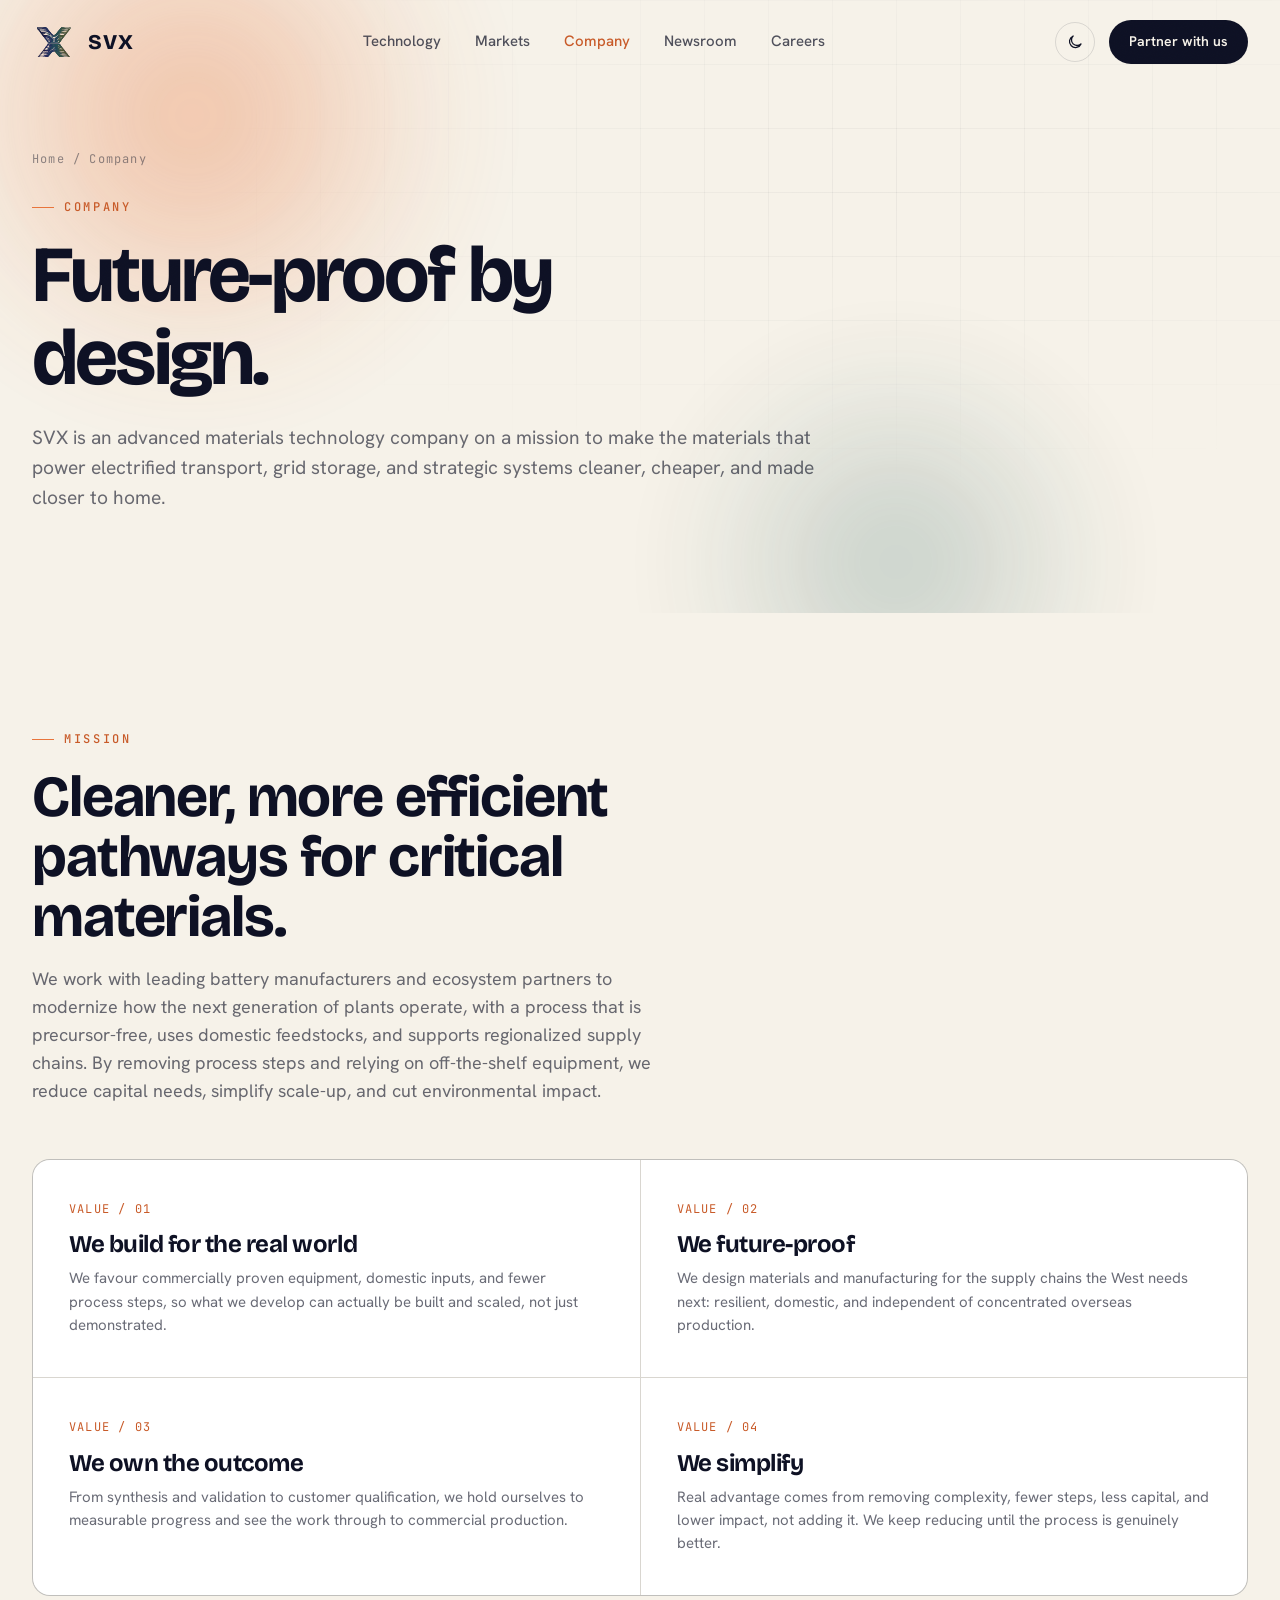
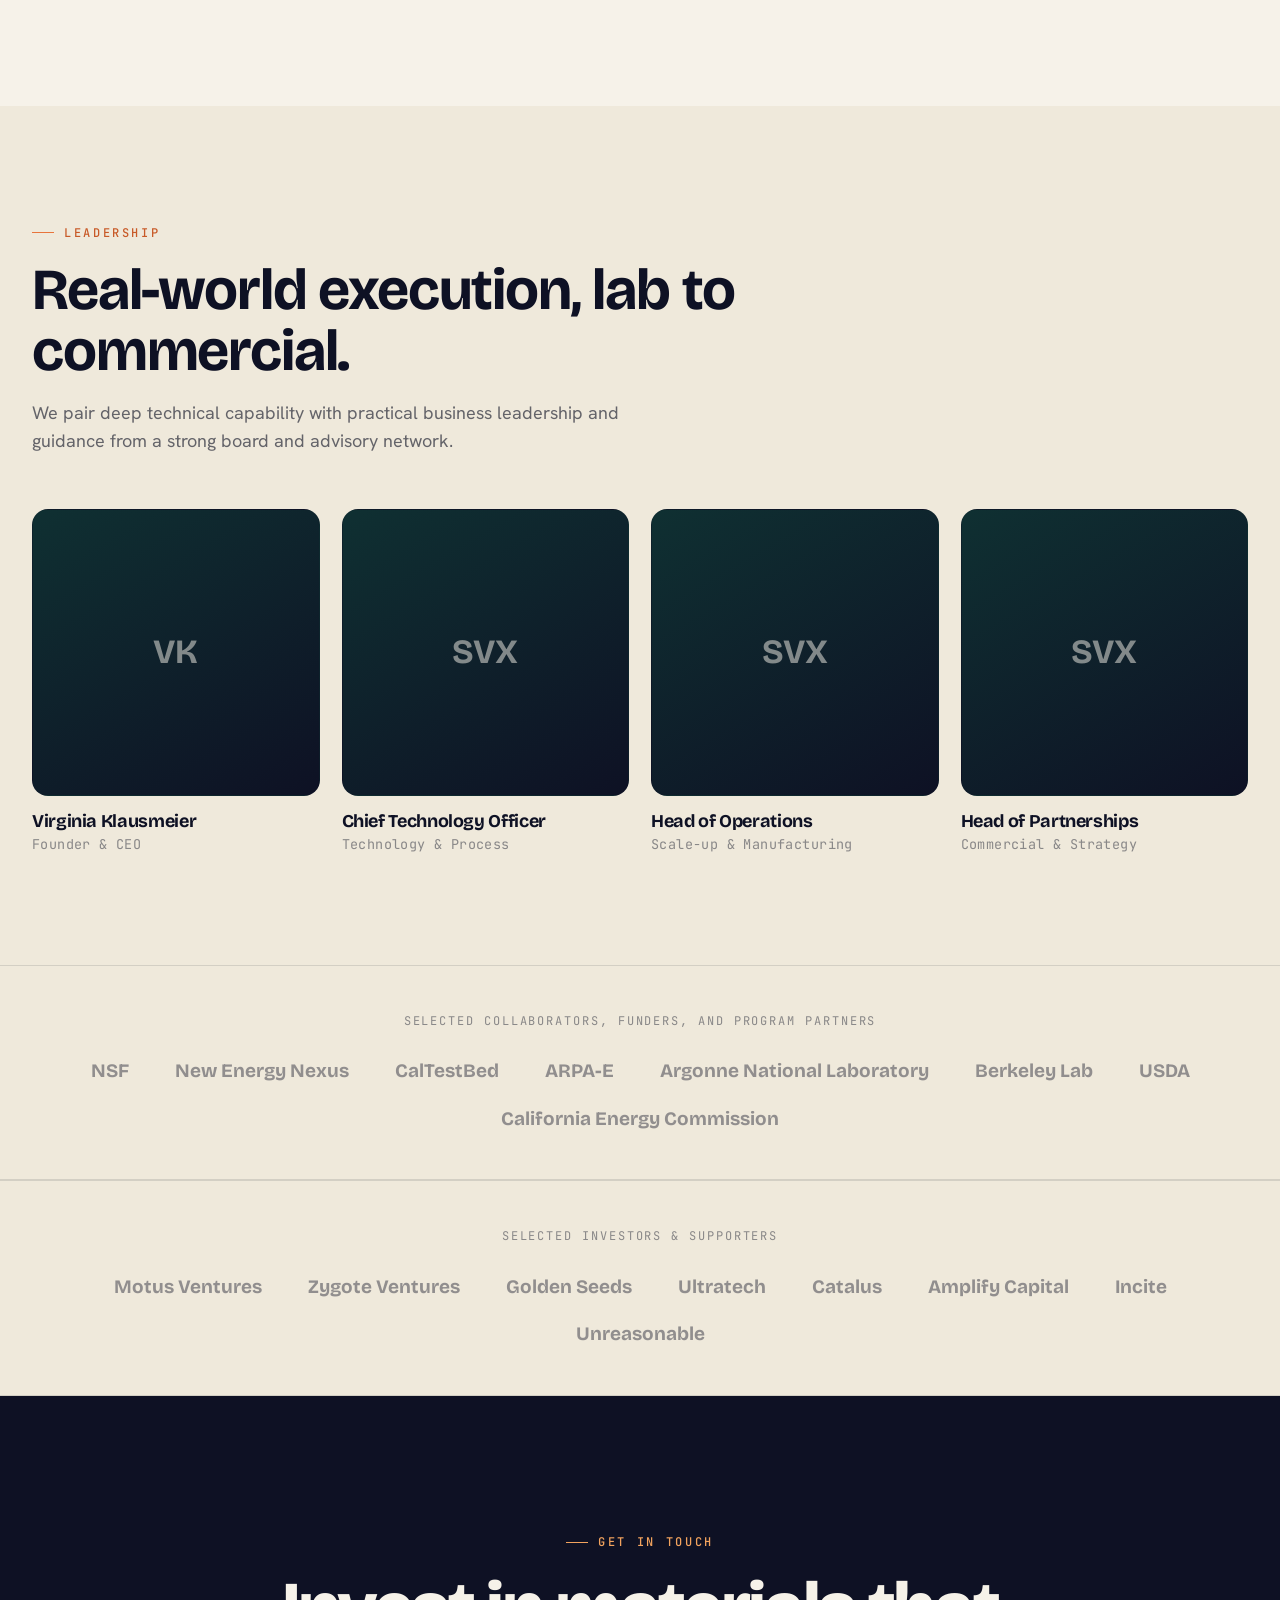
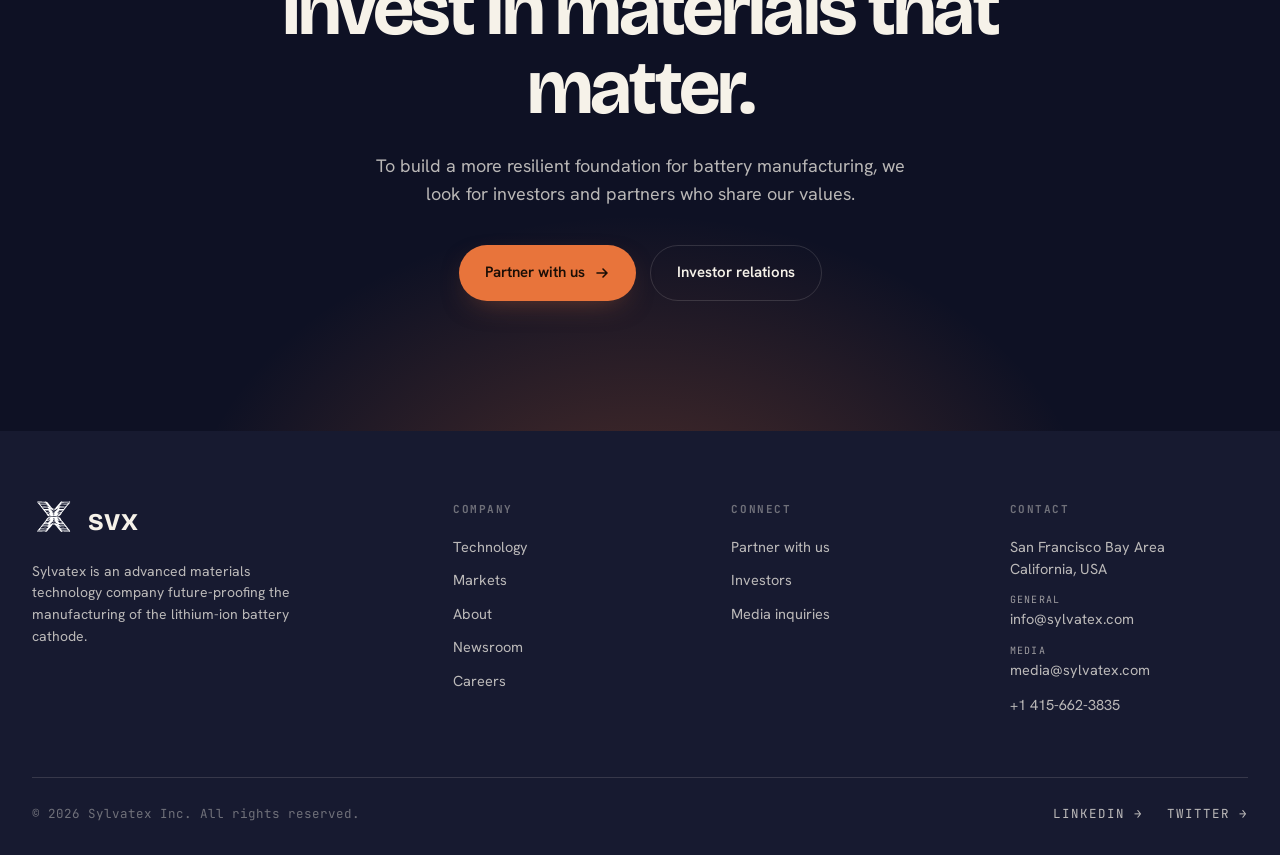
<file: company.html>
<!doctype html>
<html lang="en" data-theme="light">
<head>
<meta charset="utf-8">
<meta name="viewport" content="width=device-width, initial-scale=1">
<title>Company — Sylvatex (SVX)</title>
<meta name="description" content="SVX is an advanced materials technology company future-proofing the battery cathode.">
<script>(function(){try{var t=localStorage.getItem('svx-theme')||(matchMedia('(prefers-color-scheme: dark)').matches?'dark':'light');document.documentElement.setAttribute('data-theme',t);}catch(e){document.documentElement.setAttribute('data-theme','light');}})();</script>
<link rel="preconnect" href="https://fonts.googleapis.com"><link rel="preconnect" href="https://fonts.gstatic.com" crossorigin>
<link href="https://fonts.googleapis.com/css2?family=Bricolage+Grotesque:opsz,wght@12..96,500;12..96,600;12..96,700;12..96,800&family=Hanken+Grotesk:wght@400;500;600;700&family=JetBrains+Mono:wght@400;500;600&display=swap" rel="stylesheet">
<link rel="stylesheet" href="assets/css/style.css">
</head>
<body>
<nav class="nav" id="nav">
  <a href="index.html" class="brand"><span class="logo-x"><img class="x-color" src="assets/img/svx-logo-color.svg" alt=""><img class="x-white" src="assets/img/svx-x.svg" alt=""></span><span class="wordmark">SVX</span></a>
  <div class="nav-links">
    <a href="technology.html">Technology</a>
    <a href="markets.html">Markets</a>
    <a href="company.html" class="active">Company</a>
    <a href="newsroom.html">Newsroom</a>
    <a href="careers.html">Careers</a>
  </div>
  <div class="nav-right">
    <button class="theme-tg" id="themeTg" aria-label="Toggle theme"></button>
    <a href="contact.html" class="nav-cta">Partner with us</a>
    <div class="burger"><span></span><span></span><span></span></div>
  </div>
</nav>
<section class="page-hero grid-bg">
  <div class="mesh"><span class="blob a"></span><span class="blob c"></span></div>
  <div class="wrap">
    <div class="breadcrumb reveal"><a href="index.html">Home</a> / Company</div>
    <span class="eyebrow reveal">Company</span>
    <h1 class="reveal d1" style="margin-top:18px">Future-proof by design.</h1>
    <p class="lede reveal d2">SVX is an advanced materials technology company on a mission to make the materials that power electrified transport, grid storage, and strategic systems cleaner, cheaper, and made closer to home.</p>
  </div>
</section>

<section class="sec">
  <div class="wrap">
    <div class="shead"><span class="eyebrow reveal">Mission</span><h2 class="reveal d1">Cleaner, more efficient pathways for critical materials.</h2><p class="reveal d2">We work with leading battery manufacturers and ecosystem partners to modernize how the next generation of plants operate, with a process that is precursor-free, uses domestic feedstocks, and supports regionalized supply chains. By removing process steps and relying on off-the-shelf equipment, we reduce capital needs, simplify scale-up, and cut environmental impact.</p></div>
    <div class="values">
      <div class="value reveal"><div class="vi">VALUE / 01</div><h3>We build for the real world</h3><p>We favour commercially proven equipment, domestic inputs, and fewer process steps, so what we develop can actually be built and scaled, not just demonstrated.</p></div>
      <div class="value reveal d1"><div class="vi">VALUE / 02</div><h3>We future-proof</h3><p>We design materials and manufacturing for the supply chains the West needs next: resilient, domestic, and independent of concentrated overseas production.</p></div>
      <div class="value reveal"><div class="vi">VALUE / 03</div><h3>We own the outcome</h3><p>From synthesis and validation to customer qualification, we hold ourselves to measurable progress and see the work through to commercial production.</p></div>
      <div class="value reveal d1"><div class="vi">VALUE / 04</div><h3>We simplify</h3><p>Real advantage comes from removing complexity, fewer steps, less capital, and lower impact, not adding it. We keep reducing until the process is genuinely better.</p></div>
    </div>
  </div>
</section>

<section class="sec bg-alt">
  <div class="wrap">
    <div class="shead"><span class="eyebrow reveal">Leadership</span><h2 class="reveal d1">Real-world execution, lab to commercial.</h2><p class="reveal d2">We pair deep technical capability with practical business leadership and guidance from a strong board and advisory network.</p></div>
    <div class="team-grid">
      <div class="leader reveal"><div class="ph"><span>VK</span></div><h4>Virginia Klausmeier</h4><p>Founder &amp; CEO</p></div>
      <div class="leader reveal d1"><div class="ph"><span>SVX</span></div><h4>Chief Technology Officer</h4><p>Technology &amp; Process</p></div>
      <div class="leader reveal d2"><div class="ph"><span>SVX</span></div><h4>Head of Operations</h4><p>Scale-up &amp; Manufacturing</p></div>
      <div class="leader reveal d3"><div class="ph"><span>SVX</span></div><h4>Head of Partnerships</h4><p>Commercial &amp; Strategy</p></div>
    </div>
  </div>
</section>

<section class="logorow">
  <div class="wrap"><div class="kicker reveal">Selected collaborators, funders, and program partners</div>
    <div class="logos reveal d1"><span>NSF</span><span>New Energy Nexus</span><span>CalTestBed</span><span>ARPA-E</span><span>Argonne National Laboratory</span><span>Berkeley Lab</span><span>USDA</span><span>California Energy Commission</span></div>
  </div>
</section>

<section class="logorow bg-alt" id="invest">
  <div class="wrap"><div class="kicker reveal">Selected investors &amp; supporters</div>
    <div class="logos reveal d1"><span>Motus Ventures</span><span>Zygote Ventures</span><span>Golden Seeds</span><span>Ultratech</span><span>Catalus</span><span>Amplify Capital</span><span>Incite</span><span>Unreasonable</span></div>
  </div>
</section>

<section class="cta dark-sec sec">
  <div class="wrap">
    <span class="eyebrow c reveal">Get in touch</span>
    <h2 class="reveal d1">Invest in materials that matter.</h2>
    <p class="reveal d2">To build a more resilient foundation for battery manufacturing, we look for investors and partners who share our values.</p>
    <div class="cta-btns reveal d3">
      <a href="contact.html" class="btn btn-primary">Partner with us <svg width="16" height="16" viewBox="0 0 16 16" fill="none"><path d="M3 8h9M9 4l4 4-4 4" stroke="currentColor" stroke-width="1.6" stroke-linecap="round" stroke-linejoin="round"/></svg></a>
      <a href="company.html#invest" class="btn btn-ghost on-dark">Investor relations</a>
    </div>
  </div>
</section>
<footer class="footer">
  <div class="wrap">
    <div class="foot-top">
      <div class="foot-brand"><div class="brand" style="gap:12px;margin-bottom:10px"><span class="logo-x"><img class="x-color" src="assets/img/svx-logo-color.svg" alt=""><img class="x-white" src="assets/img/svx-x.svg" alt=""></span><span class="wordmark">SVX</span></div><p>Sylvatex is an advanced materials technology company future-proofing the manufacturing of the lithium-ion battery cathode.</p></div>
      <div class="foot-col"><h5>Company</h5><a href="technology.html">Technology</a><a href="markets.html">Markets</a><a href="company.html">About</a><a href="newsroom.html">Newsroom</a><a href="careers.html">Careers</a></div>
      <div class="foot-col"><h5>Connect</h5><a href="contact.html">Partner with us</a><a href="company.html#invest">Investors</a><a href="mailto:media@sylvatex.com">Media inquiries</a></div>
      <div class="foot-col"><h5>Contact</h5><p>San Francisco Bay Area<br>California, USA</p><p class="foot-eitem"><span class="foot-elabel">General</span><a href="mailto:info@sylvatex.com">info@sylvatex.com</a></p><p class="foot-eitem"><span class="foot-elabel">Media</span><a href="mailto:media@sylvatex.com">media@sylvatex.com</a></p><a href="tel:+14156623835">+1 415-662-3835</a></div>
    </div>
    <div class="foot-bottom"><span class="mono">&copy; <span id="year">2025</span> Sylvatex Inc. All rights reserved.</span><div class="foot-social"><a href="#">LINKEDIN &rarr;</a><a href="#">TWITTER &rarr;</a></div></div>
  </div>
</footer>
<script src="assets/js/main.js"></script>
</body>
</html>
</file>
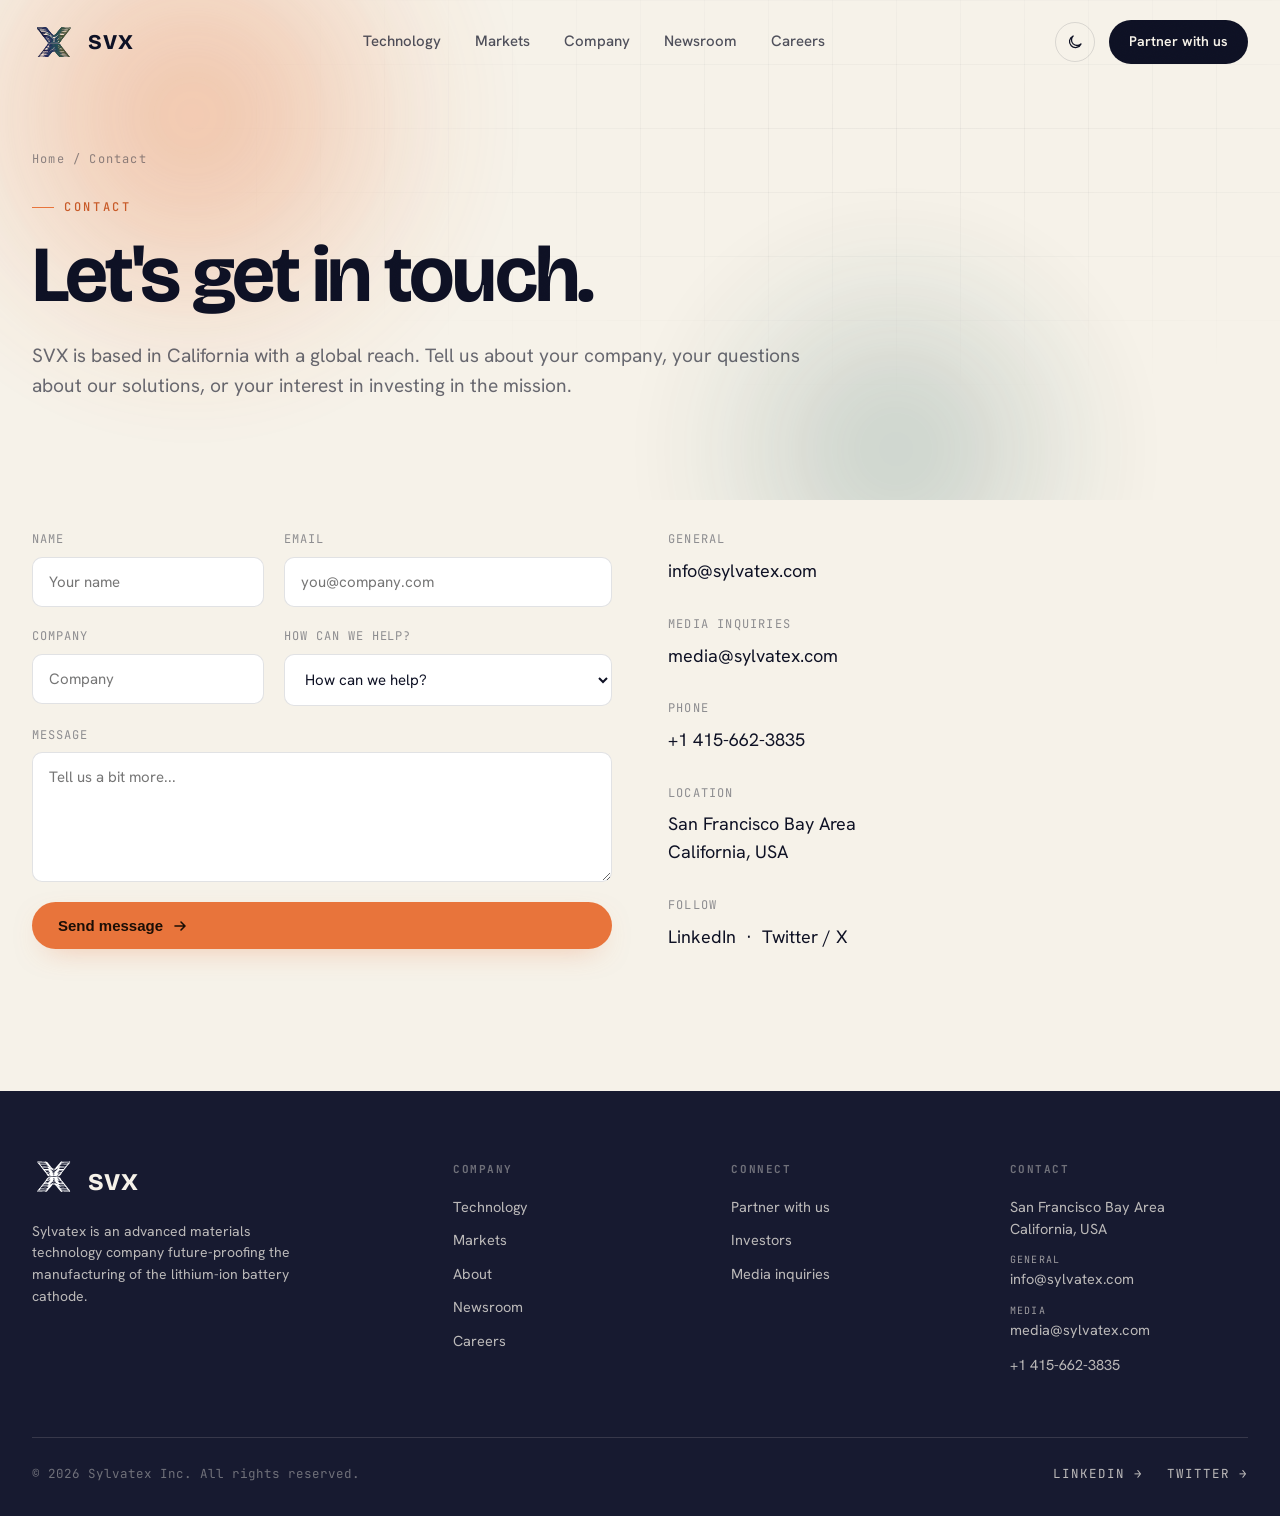
<file: contact.html>
<!doctype html>
<html lang="en" data-theme="light">
<head>
<meta charset="utf-8">
<meta name="viewport" content="width=device-width, initial-scale=1">
<title>Contact — Sylvatex (SVX)</title>
<meta name="description" content="Get in touch with the SVX team about partnership, investment, media, or careers.">
<script>(function(){try{var t=localStorage.getItem('svx-theme')||(matchMedia('(prefers-color-scheme: dark)').matches?'dark':'light');document.documentElement.setAttribute('data-theme',t);}catch(e){document.documentElement.setAttribute('data-theme','light');}})();</script>
<link rel="preconnect" href="https://fonts.googleapis.com"><link rel="preconnect" href="https://fonts.gstatic.com" crossorigin>
<link href="https://fonts.googleapis.com/css2?family=Bricolage+Grotesque:opsz,wght@12..96,500;12..96,600;12..96,700;12..96,800&family=Hanken+Grotesk:wght@400;500;600;700&family=JetBrains+Mono:wght@400;500;600&display=swap" rel="stylesheet">
<link rel="stylesheet" href="assets/css/style.css">
</head>
<body>
<nav class="nav" id="nav">
  <a href="index.html" class="brand"><span class="logo-x"><img class="x-color" src="assets/img/svx-logo-color.svg" alt=""><img class="x-white" src="assets/img/svx-x.svg" alt=""></span><span class="wordmark">SVX</span></a>
  <div class="nav-links">
    <a href="technology.html">Technology</a>
    <a href="markets.html">Markets</a>
    <a href="company.html">Company</a>
    <a href="newsroom.html">Newsroom</a>
    <a href="careers.html">Careers</a>
  </div>
  <div class="nav-right">
    <button class="theme-tg" id="themeTg" aria-label="Toggle theme"></button>
    <a href="contact.html" class="nav-cta">Partner with us</a>
    <div class="burger"><span></span><span></span><span></span></div>
  </div>
</nav>
<section class="page-hero grid-bg">
  <div class="mesh"><span class="blob a"></span><span class="blob c"></span></div>
  <div class="wrap">
    <div class="breadcrumb reveal"><a href="index.html">Home</a> / Contact</div>
    <span class="eyebrow reveal">Contact</span>
    <h1 class="reveal d1" style="margin-top:18px">Let's get in touch.</h1>
    <p class="lede reveal d2">SVX is based in California with a global reach. Tell us about your company, your questions about our solutions, or your interest in investing in the mission.</p>
  </div>
</section>

<section class="sec" style="padding-top:30px">
  <div class="wrap">
    <div class="contact-grid">
      <div class="reveal">
        <div class="form-grid">
          <div class="field"><label>Name</label><input type="text" placeholder="Your name"></div>
          <div class="field"><label>Email</label><input type="email" placeholder="you@company.com"></div>
          <div class="field"><label>Company</label><input type="text" placeholder="Company"></div>
          <div class="field"><label>How can we help?</label>
            <select><option value="">How can we help?</option><option>I just want to say hi!</option><option>Learn more about your products</option><option>I want your products for my business</option><option>I&#39;m interested in investment opportunities</option><option>PR/Media/Events</option><option>Other</option></select></div>
          <div class="field full"><label>Message</label><textarea placeholder="Tell us a bit more..."></textarea></div>
          <div class="field full"><button class="btn btn-primary" type="button">Send message <svg width="16" height="16" viewBox="0 0 16 16" fill="none"><path d="M3 8h9M9 4l4 4-4 4" stroke="currentColor" stroke-width="1.6" stroke-linecap="round" stroke-linejoin="round"/></svg></button></div>
        </div>
      </div>
      <div class="contact-info reveal d1">
        <div class="ci"><div class="l">General</div><a href="mailto:info@sylvatex.com">info@sylvatex.com</a></div>
        <div class="ci"><div class="l">Media inquiries</div><a href="mailto:media@sylvatex.com">media@sylvatex.com</a></div>
        <div class="ci"><div class="l">Phone</div><a href="tel:+14156623835">+1 415-662-3835</a></div>
        <div class="ci"><div class="l">Location</div><p>San Francisco Bay Area<br>California, USA</p></div>
        <div class="ci"><div class="l">Follow</div><p><a href="#">LinkedIn</a> &nbsp;·&nbsp; <a href="#">Twitter / X</a></p></div>
      </div>
    </div>
  </div>
</section>
<footer class="footer">
  <div class="wrap">
    <div class="foot-top">
      <div class="foot-brand"><div class="brand" style="gap:12px;margin-bottom:10px"><span class="logo-x"><img class="x-color" src="assets/img/svx-logo-color.svg" alt=""><img class="x-white" src="assets/img/svx-x.svg" alt=""></span><span class="wordmark">SVX</span></div><p>Sylvatex is an advanced materials technology company future-proofing the manufacturing of the lithium-ion battery cathode.</p></div>
      <div class="foot-col"><h5>Company</h5><a href="technology.html">Technology</a><a href="markets.html">Markets</a><a href="company.html">About</a><a href="newsroom.html">Newsroom</a><a href="careers.html">Careers</a></div>
      <div class="foot-col"><h5>Connect</h5><a href="contact.html">Partner with us</a><a href="company.html#invest">Investors</a><a href="mailto:media@sylvatex.com">Media inquiries</a></div>
      <div class="foot-col"><h5>Contact</h5><p>San Francisco Bay Area<br>California, USA</p><p class="foot-eitem"><span class="foot-elabel">General</span><a href="mailto:info@sylvatex.com">info@sylvatex.com</a></p><p class="foot-eitem"><span class="foot-elabel">Media</span><a href="mailto:media@sylvatex.com">media@sylvatex.com</a></p><a href="tel:+14156623835">+1 415-662-3835</a></div>
    </div>
    <div class="foot-bottom"><span class="mono">&copy; <span id="year">2025</span> Sylvatex Inc. All rights reserved.</span><div class="foot-social"><a href="#">LINKEDIN &rarr;</a><a href="#">TWITTER &rarr;</a></div></div>
  </div>
</footer>
<script src="assets/js/main.js"></script>
</body>
</html>
</file>
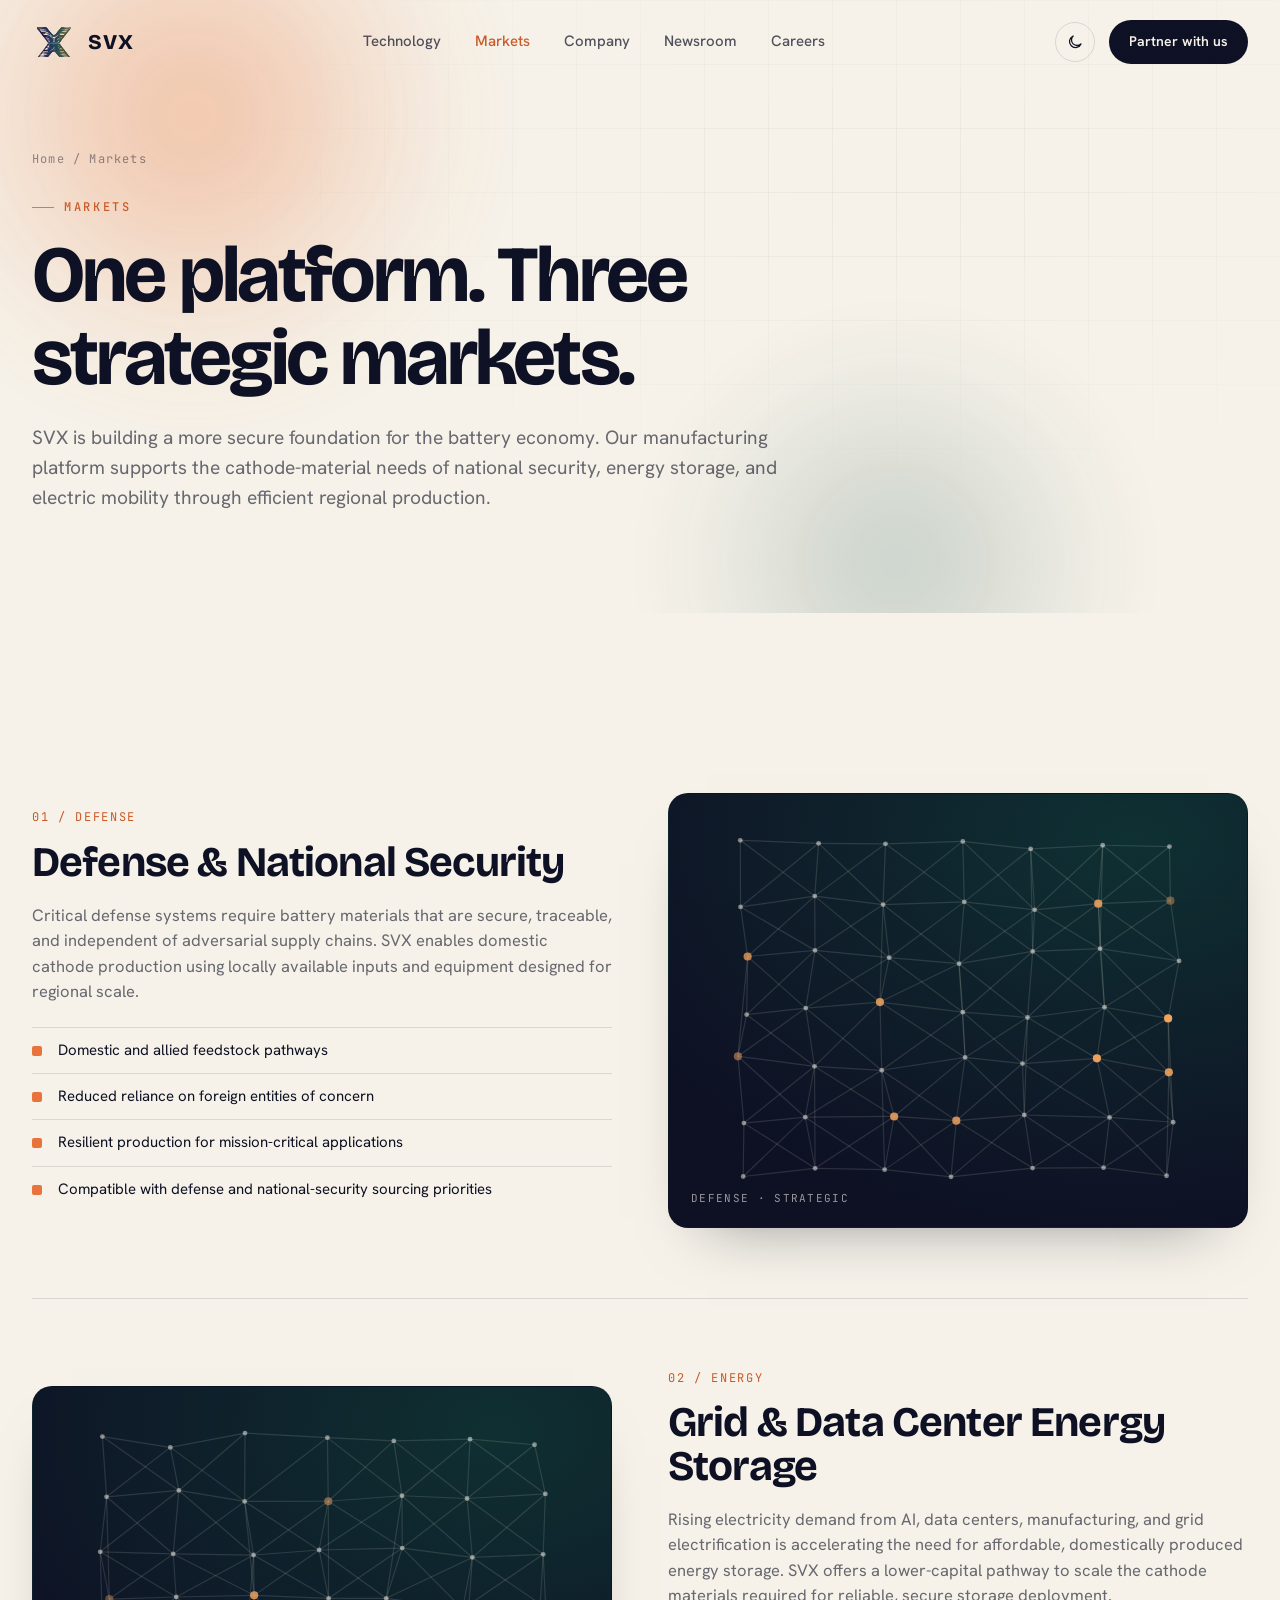
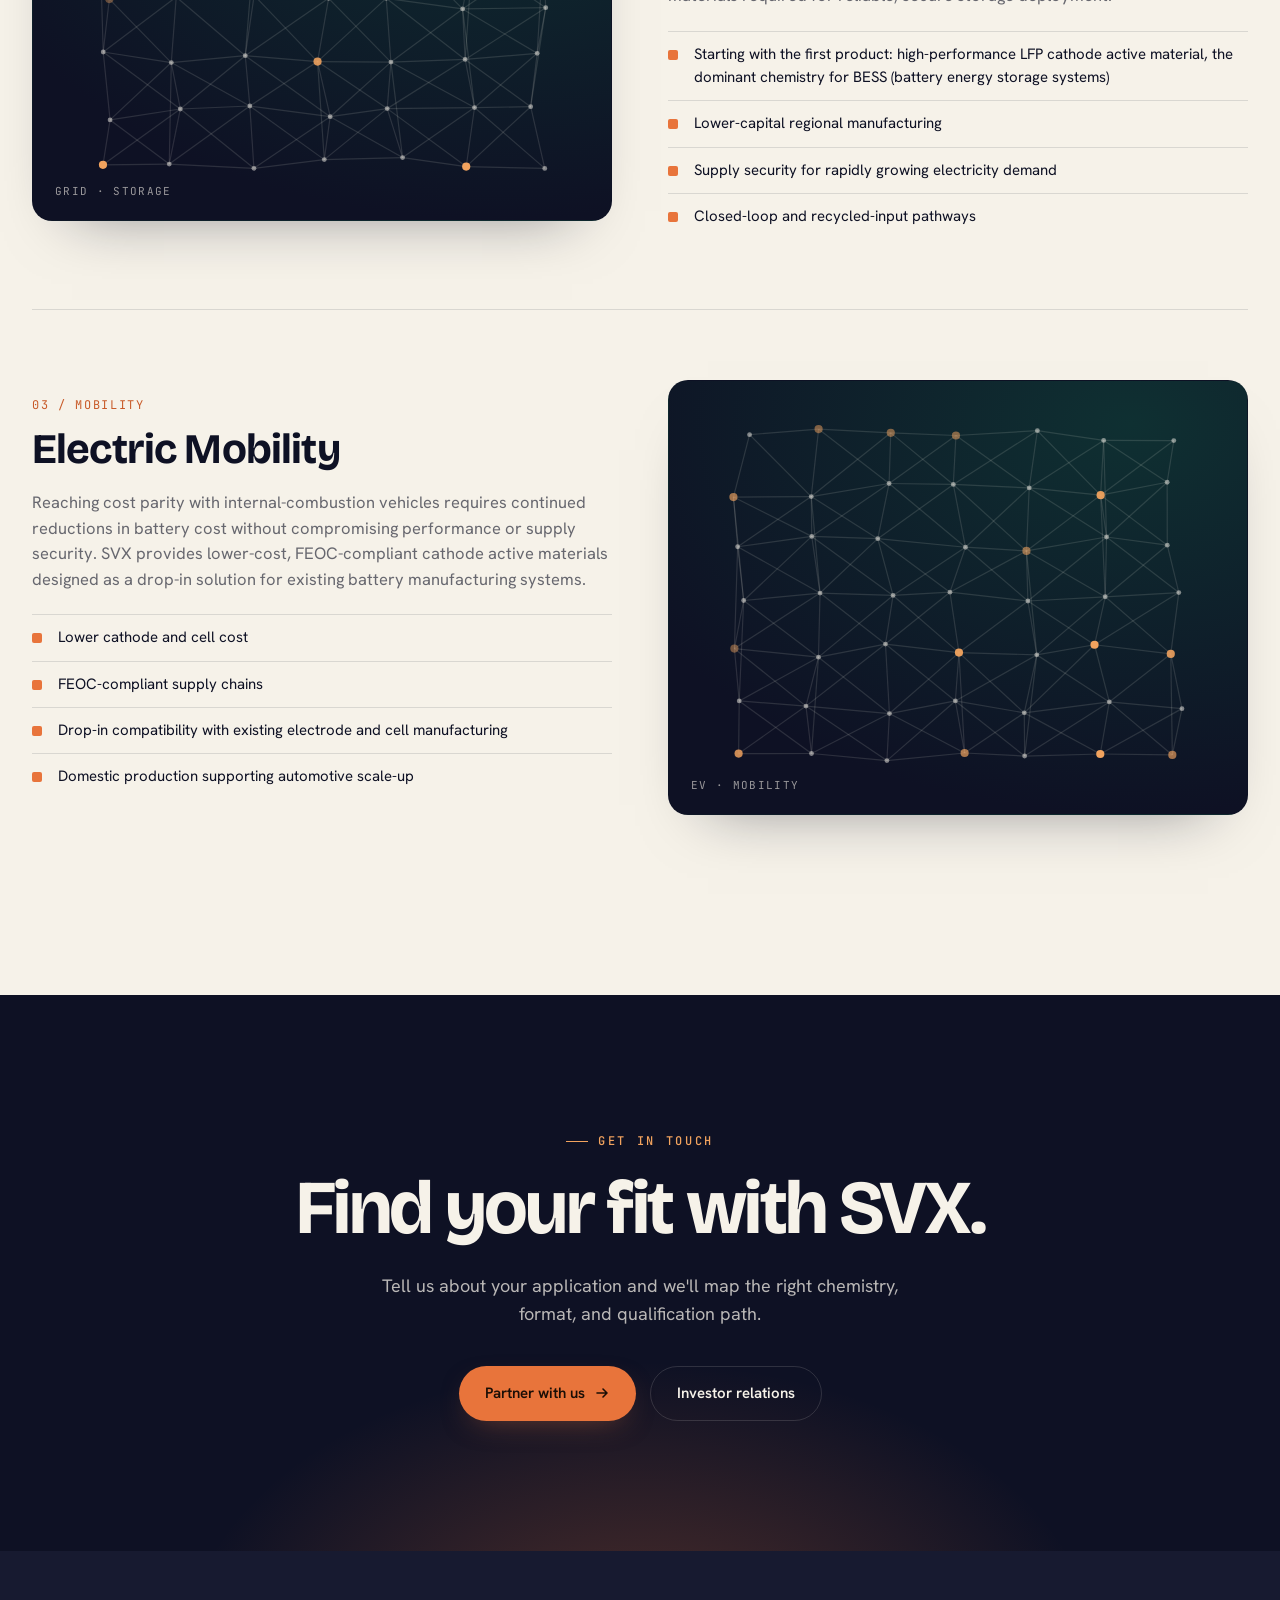
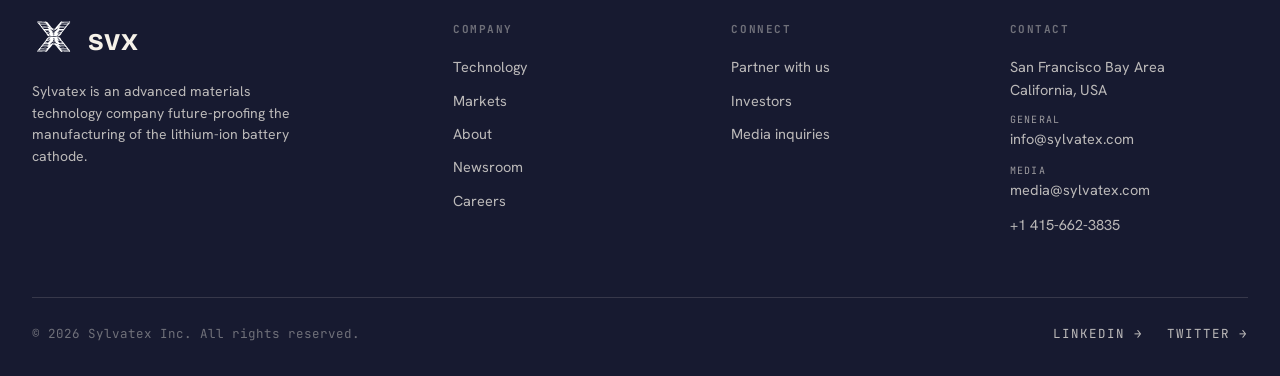
<file: markets.html>
<!doctype html>
<html lang="en" data-theme="light">
<head>
<meta charset="utf-8">
<meta name="viewport" content="width=device-width, initial-scale=1">
<title>Markets — Sylvatex (SVX)</title>
<meta name="description" content="One chemistry-agnostic platform serving electric mobility, grid energy storage, and defense.">
<script>(function(){try{var t=localStorage.getItem('svx-theme')||(matchMedia('(prefers-color-scheme: dark)').matches?'dark':'light');document.documentElement.setAttribute('data-theme',t);}catch(e){document.documentElement.setAttribute('data-theme','light');}})();</script>
<link rel="preconnect" href="https://fonts.googleapis.com"><link rel="preconnect" href="https://fonts.gstatic.com" crossorigin>
<link href="https://fonts.googleapis.com/css2?family=Bricolage+Grotesque:opsz,wght@12..96,500;12..96,600;12..96,700;12..96,800&family=Hanken+Grotesk:wght@400;500;600;700&family=JetBrains+Mono:wght@400;500;600&display=swap" rel="stylesheet">
<link rel="stylesheet" href="assets/css/style.css">
</head>
<body>
<nav class="nav" id="nav">
  <a href="index.html" class="brand"><span class="logo-x"><img class="x-color" src="assets/img/svx-logo-color.svg" alt=""><img class="x-white" src="assets/img/svx-x.svg" alt=""></span><span class="wordmark">SVX</span></a>
  <div class="nav-links">
    <a href="technology.html">Technology</a>
    <a href="markets.html" class="active">Markets</a>
    <a href="company.html">Company</a>
    <a href="newsroom.html">Newsroom</a>
    <a href="careers.html">Careers</a>
  </div>
  <div class="nav-right">
    <button class="theme-tg" id="themeTg" aria-label="Toggle theme"></button>
    <a href="contact.html" class="nav-cta">Partner with us</a>
    <div class="burger"><span></span><span></span><span></span></div>
  </div>
</nav>
<section class="page-hero grid-bg">
  <div class="mesh"><span class="blob a"></span><span class="blob c"></span></div>
  <div class="wrap">
    <div class="breadcrumb reveal"><a href="index.html">Home</a> / Markets</div>
    <span class="eyebrow reveal">Markets</span>
    <h1 class="reveal d1" style="margin-top:18px">One platform. Three strategic markets.</h1>
    <p class="lede reveal d2">SVX is building a more secure foundation for the battery economy. Our manufacturing platform supports the cathode-material needs of national security, energy storage, and electric mobility through efficient regional production.</p>
  </div>
</section>

<section class="sec">
  <div class="wrap">
    <div class="feature-block reveal">
      <div><div class="fb-tag">01 / Defense</div><h2>Defense &amp; National Security</h2><p>Critical defense systems require battery materials that are secure, traceable, and independent of adversarial supply chains. SVX enables domestic cathode production using locally available inputs and equipment designed for regional scale.</p>
        <ul class="fb-list"><li>Domestic and allied feedstock pathways</li><li>Reduced reliance on foreign entities of concern</li><li>Resilient production for mission-critical applications</li><li>Compatible with defense and national-security sourcing priorities</li></ul></div>
      <div class="fb-visual"><svg viewBox="0 0 480 360" data-lattice="0.2"></svg><span class="label">DEFENSE · STRATEGIC</span></div>
    </div>
    <div class="feature-block flip reveal">
      <div><div class="fb-tag">02 / Energy</div><h2>Grid &amp; Data Center Energy Storage</h2><p>Rising electricity demand from AI, data centers, manufacturing, and grid electrification is accelerating the need for affordable, domestically produced energy storage. SVX offers a lower-capital pathway to scale the cathode materials required for reliable, secure storage deployment.</p>
        <ul class="fb-list"><li>Starting with the first product: high-performance LFP cathode active material, the dominant chemistry for BESS (battery energy storage systems)</li><li>Lower-capital regional manufacturing</li><li>Supply security for rapidly growing electricity demand</li><li>Closed-loop and recycled-input pathways</li></ul></div>
      <div class="fb-visual"><svg viewBox="0 0 480 360" data-lattice="0.2"></svg><span class="label">GRID · STORAGE</span></div>
    </div>
    <div class="feature-block reveal">
      <div><div class="fb-tag">03 / Mobility</div><h2>Electric Mobility</h2><p>Reaching cost parity with internal-combustion vehicles requires continued reductions in battery cost without compromising performance or supply security. SVX provides lower-cost, FEOC-compliant cathode active materials designed as a drop-in solution for existing battery manufacturing systems.</p>
        <ul class="fb-list"><li>Lower cathode and cell cost</li><li>FEOC-compliant supply chains</li><li>Drop-in compatibility with existing electrode and cell manufacturing</li><li>Domestic production supporting automotive scale-up</li></ul></div>
      <div class="fb-visual"><svg viewBox="0 0 480 360" data-lattice="0.2"></svg><span class="label">EV · MOBILITY</span></div>
    </div>
  </div>
</section>

<section class="cta dark-sec sec">
  <div class="wrap">
    <span class="eyebrow c reveal">Get in touch</span>
    <h2 class="reveal d1">Find your fit with SVX.</h2>
    <p class="reveal d2">Tell us about your application and we'll map the right chemistry, format, and qualification path.</p>
    <div class="cta-btns reveal d3">
      <a href="contact.html" class="btn btn-primary">Partner with us <svg width="16" height="16" viewBox="0 0 16 16" fill="none"><path d="M3 8h9M9 4l4 4-4 4" stroke="currentColor" stroke-width="1.6" stroke-linecap="round" stroke-linejoin="round"/></svg></a>
      <a href="company.html#invest" class="btn btn-ghost on-dark">Investor relations</a>
    </div>
  </div>
</section>
<footer class="footer">
  <div class="wrap">
    <div class="foot-top">
      <div class="foot-brand"><div class="brand" style="gap:12px;margin-bottom:10px"><span class="logo-x"><img class="x-color" src="assets/img/svx-logo-color.svg" alt=""><img class="x-white" src="assets/img/svx-x.svg" alt=""></span><span class="wordmark">SVX</span></div><p>Sylvatex is an advanced materials technology company future-proofing the manufacturing of the lithium-ion battery cathode.</p></div>
      <div class="foot-col"><h5>Company</h5><a href="technology.html">Technology</a><a href="markets.html">Markets</a><a href="company.html">About</a><a href="newsroom.html">Newsroom</a><a href="careers.html">Careers</a></div>
      <div class="foot-col"><h5>Connect</h5><a href="contact.html">Partner with us</a><a href="company.html#invest">Investors</a><a href="mailto:media@sylvatex.com">Media inquiries</a></div>
      <div class="foot-col"><h5>Contact</h5><p>San Francisco Bay Area<br>California, USA</p><p class="foot-eitem"><span class="foot-elabel">General</span><a href="mailto:info@sylvatex.com">info@sylvatex.com</a></p><p class="foot-eitem"><span class="foot-elabel">Media</span><a href="mailto:media@sylvatex.com">media@sylvatex.com</a></p><a href="tel:+14156623835">+1 415-662-3835</a></div>
    </div>
    <div class="foot-bottom"><span class="mono">&copy; <span id="year">2025</span> Sylvatex Inc. All rights reserved.</span><div class="foot-social"><a href="#">LINKEDIN &rarr;</a><a href="#">TWITTER &rarr;</a></div></div>
  </div>
</footer>
<script src="assets/js/main.js"></script>
</body>
</html>
</file>
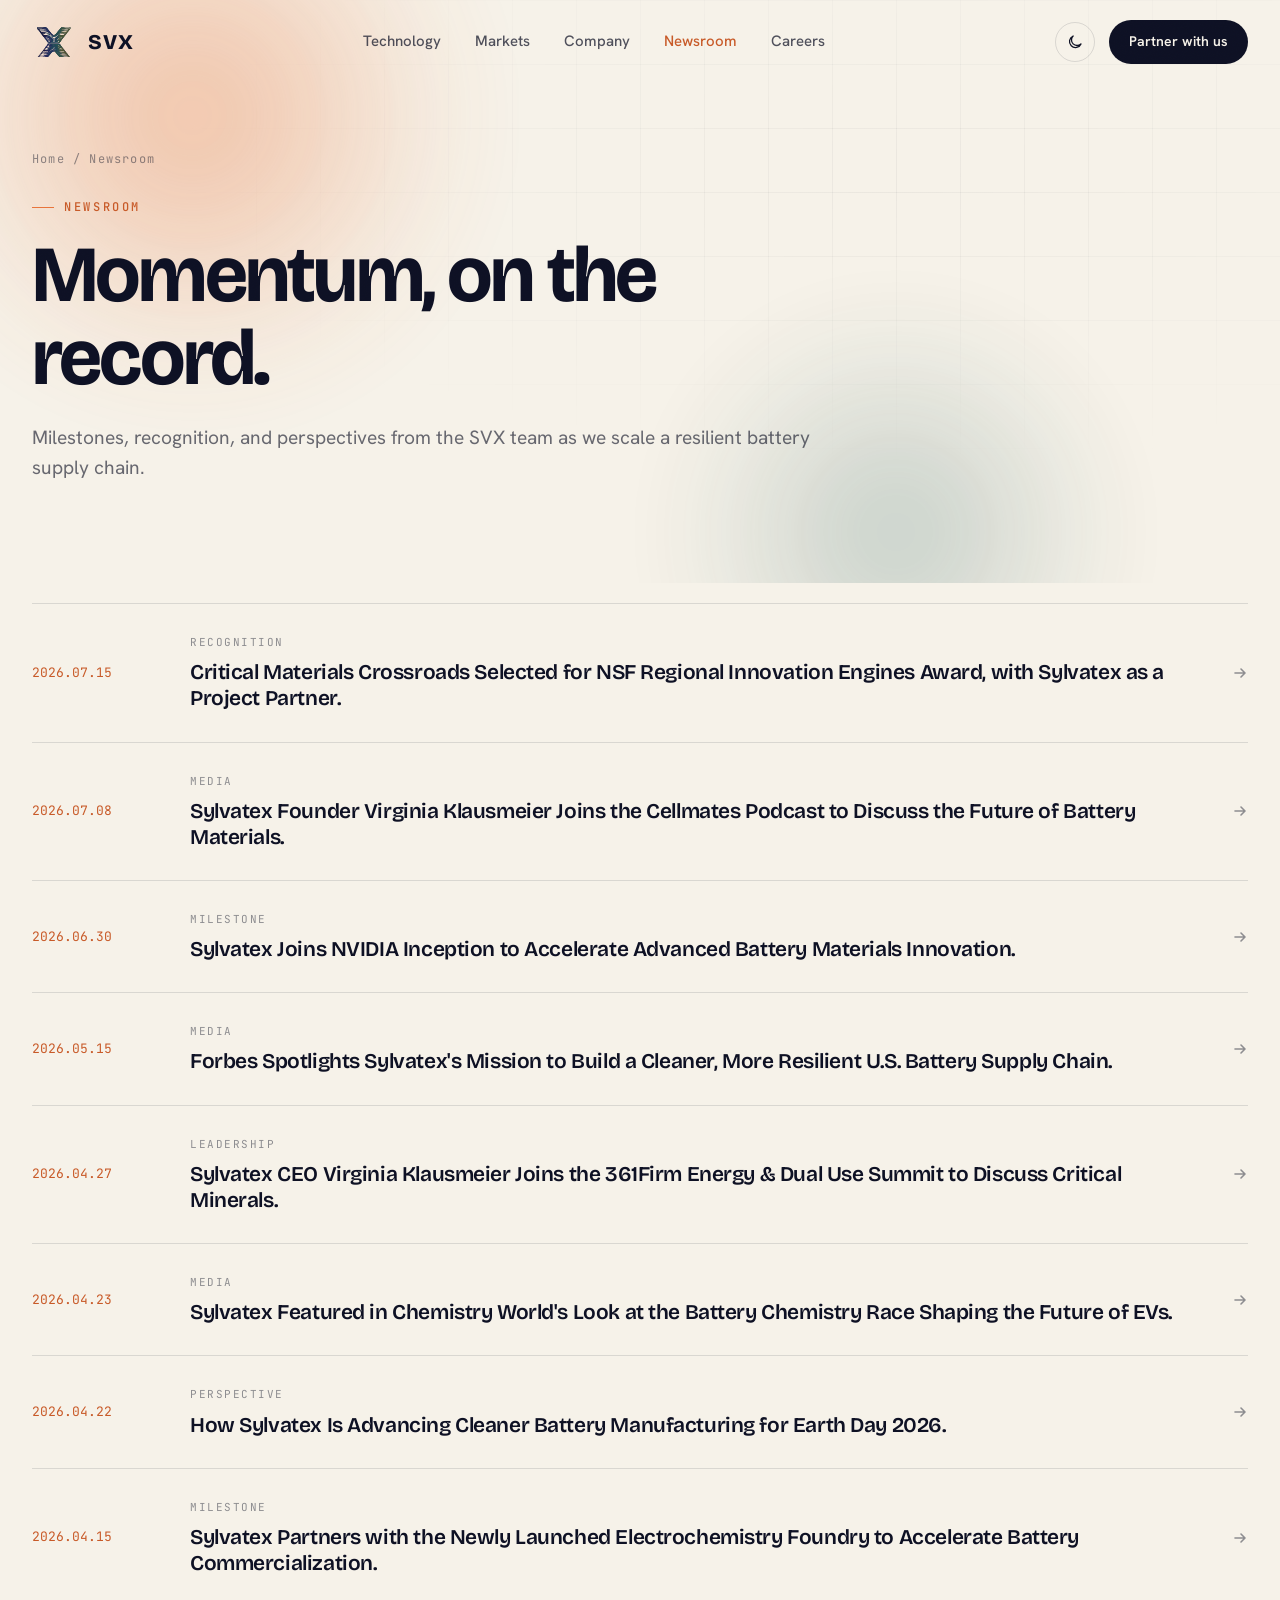
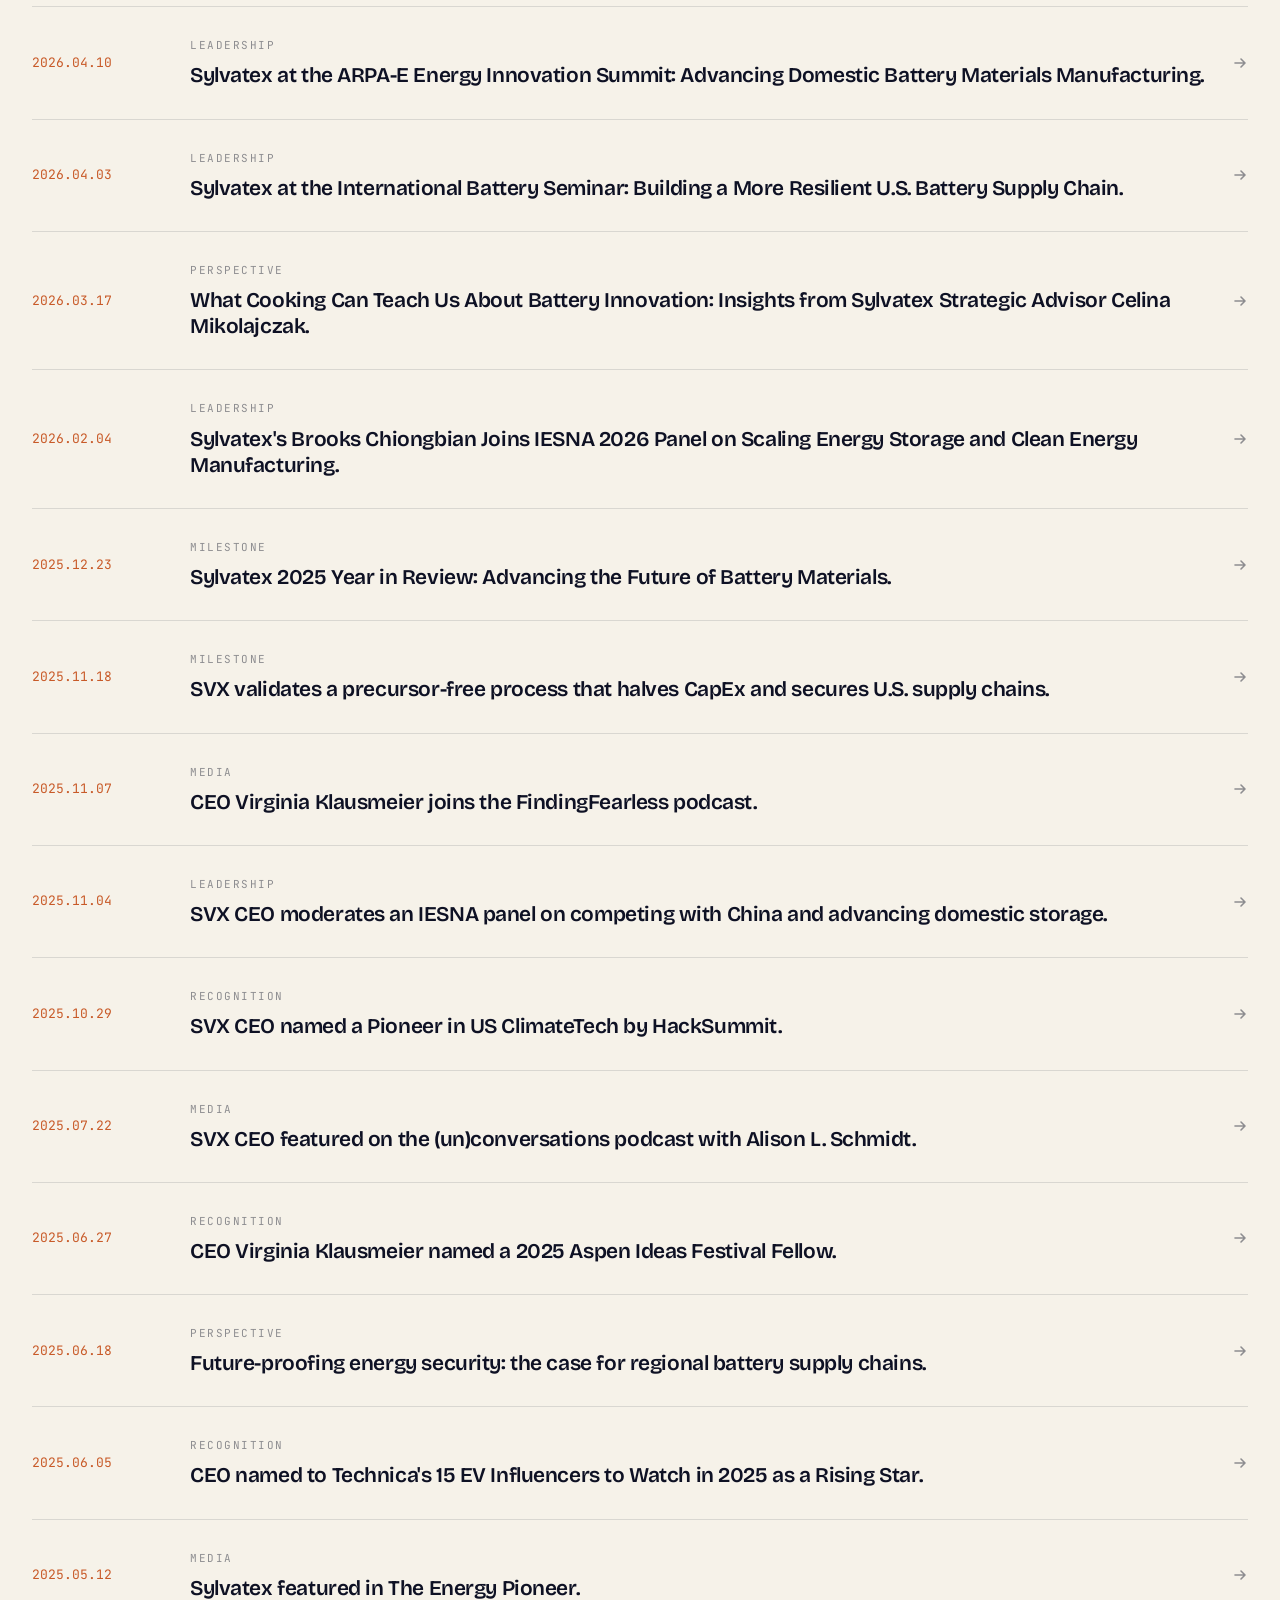
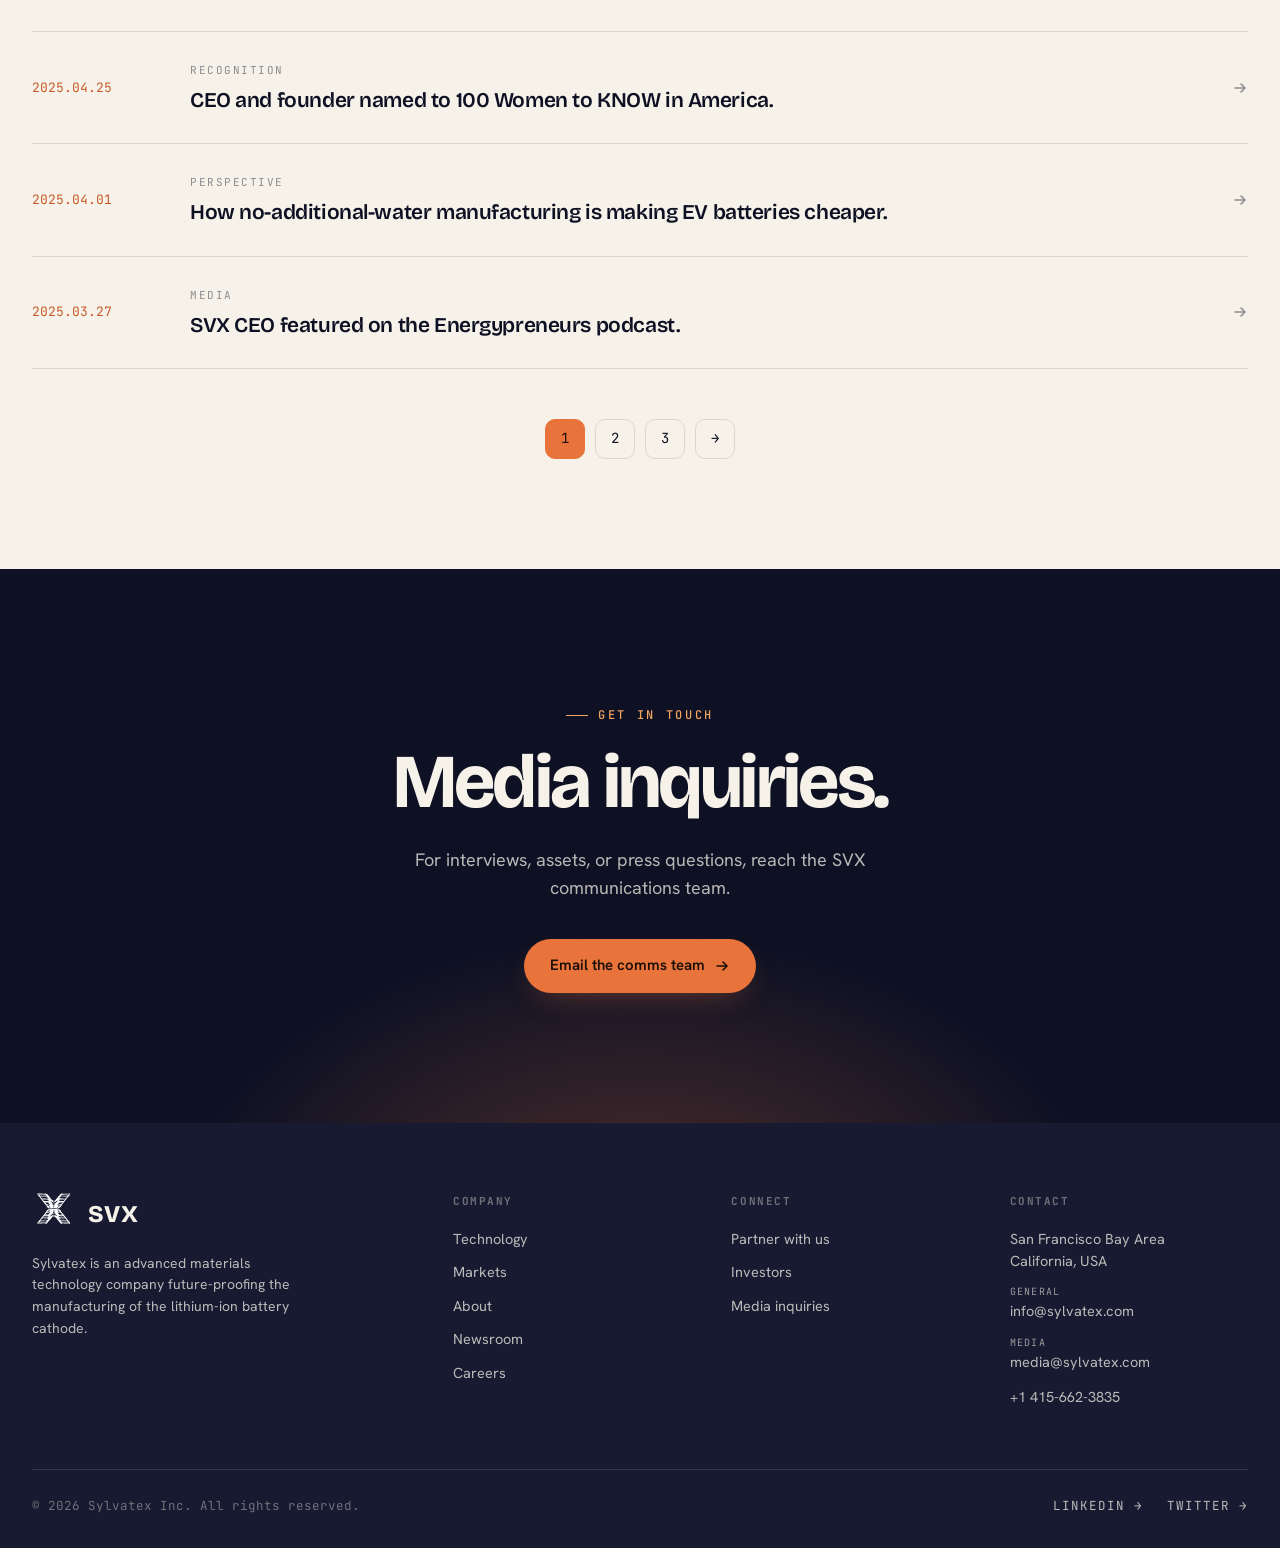
<file: newsroom.html>
<!doctype html>
<html lang="en" data-theme="light">
<head>
<meta charset="utf-8">
<meta name="viewport" content="width=device-width, initial-scale=1">
<title>Newsroom — Sylvatex (SVX)</title>
<meta name="description" content="Milestones, recognition, and perspectives from the SVX team.">
<script>(function(){try{var t=localStorage.getItem('svx-theme')||(matchMedia('(prefers-color-scheme: dark)').matches?'dark':'light');document.documentElement.setAttribute('data-theme',t);}catch(e){document.documentElement.setAttribute('data-theme','light');}})();</script>
<link rel="preconnect" href="https://fonts.googleapis.com"><link rel="preconnect" href="https://fonts.gstatic.com" crossorigin>
<link href="https://fonts.googleapis.com/css2?family=Bricolage+Grotesque:opsz,wght@12..96,500;12..96,600;12..96,700;12..96,800&family=Hanken+Grotesk:wght@400;500;600;700&family=JetBrains+Mono:wght@400;500;600&display=swap" rel="stylesheet">
<link rel="stylesheet" href="assets/css/style.css">
</head>
<body>
<nav class="nav" id="nav">
  <a href="index.html" class="brand"><span class="logo-x"><img class="x-color" src="assets/img/svx-logo-color.svg" alt=""><img class="x-white" src="assets/img/svx-x.svg" alt=""></span><span class="wordmark">SVX</span></a>
  <div class="nav-links">
    <a href="technology.html">Technology</a>
    <a href="markets.html">Markets</a>
    <a href="company.html">Company</a>
    <a href="newsroom.html" class="active">Newsroom</a>
    <a href="careers.html">Careers</a>
  </div>
  <div class="nav-right">
    <button class="theme-tg" id="themeTg" aria-label="Toggle theme"></button>
    <a href="contact.html" class="nav-cta">Partner with us</a>
    <div class="burger"><span></span><span></span><span></span></div>
  </div>
</nav>
<section class="page-hero grid-bg">
  <div class="mesh"><span class="blob a"></span><span class="blob c"></span></div>
  <div class="wrap">
    <div class="breadcrumb reveal"><a href="index.html">Home</a> / Newsroom</div>
    <span class="eyebrow reveal">Newsroom</span>
    <h1 class="reveal d1" style="margin-top:18px">Momentum, on the record.</h1>
    <p class="lede reveal d2">Milestones, recognition, and perspectives from the SVX team as we scale a resilient battery supply chain.</p>
  </div>
</section>
<section class="sec" style="padding-top:20px">
  <div class="wrap">
    <div class="news-list">
    <a href="https://www.linkedin.com/feed/update/urn:li:activity:7483188650009096192" class="nrow reveal" target="_blank" rel="noopener noreferrer"><div class="date">2026.07.15</div><div><div class="cat mono" style="font-size:11px;letter-spacing:.14em;text-transform:uppercase;color:var(--text-mute);margin-bottom:8px">Recognition</div><h3>Critical Materials Crossroads Selected for NSF Regional Innovation Engines Award, with Sylvatex as a Project Partner.</h3></div><div class="arrow"><svg width="16" height="16" viewBox="0 0 16 16" fill="none"><path d="M3 8h9M9 4l4 4-4 4" stroke="currentColor" stroke-width="1.6" stroke-linecap="round" stroke-linejoin="round"/></svg></div></a>
    <a href="https://www.linkedin.com/feed/update/urn:li:activity:7480636860130619392" class="nrow reveal" target="_blank" rel="noopener noreferrer"><div class="date">2026.07.08</div><div><div class="cat mono" style="font-size:11px;letter-spacing:.14em;text-transform:uppercase;color:var(--text-mute);margin-bottom:8px">Media</div><h3>Sylvatex Founder Virginia Klausmeier Joins the Cellmates Podcast to Discuss the Future of Battery Materials.</h3></div><div class="arrow"><svg width="16" height="16" viewBox="0 0 16 16" fill="none"><path d="M3 8h9M9 4l4 4-4 4" stroke="currentColor" stroke-width="1.6" stroke-linecap="round" stroke-linejoin="round"/></svg></div></a>
    <a href="https://www.linkedin.com/feed/update/urn:li:activity:7477737751791161344" class="nrow reveal" target="_blank" rel="noopener noreferrer"><div class="date">2026.06.30</div><div><div class="cat mono" style="font-size:11px;letter-spacing:.14em;text-transform:uppercase;color:var(--text-mute);margin-bottom:8px">Milestone</div><h3>Sylvatex Joins NVIDIA Inception to Accelerate Advanced Battery Materials Innovation.</h3></div><div class="arrow"><svg width="16" height="16" viewBox="0 0 16 16" fill="none"><path d="M3 8h9M9 4l4 4-4 4" stroke="currentColor" stroke-width="1.6" stroke-linecap="round" stroke-linejoin="round"/></svg></div></a>
    <a href="https://www.forbes.com/sites/afdhelaziz/2026/05/15/how-sylvatex-is-harnessing-the-power-of-nature-to-win-the-battery-race-america-cant-afford-to-lose/" class="nrow reveal" target="_blank" rel="noopener noreferrer"><div class="date">2026.05.15</div><div><div class="cat mono" style="font-size:11px;letter-spacing:.14em;text-transform:uppercase;color:var(--text-mute);margin-bottom:8px">Media</div><h3>Forbes Spotlights Sylvatex's Mission to Build a Cleaner, More Resilient U.S. Battery Supply Chain.</h3></div><div class="arrow"><svg width="16" height="16" viewBox="0 0 16 16" fill="none"><path d="M3 8h9M9 4l4 4-4 4" stroke="currentColor" stroke-width="1.6" stroke-linecap="round" stroke-linejoin="round"/></svg></div></a>
    <a href="https://www.linkedin.com/feed/update/urn:li:activity:7454583518183157760" class="nrow reveal" target="_blank" rel="noopener noreferrer"><div class="date">2026.04.27</div><div><div class="cat mono" style="font-size:11px;letter-spacing:.14em;text-transform:uppercase;color:var(--text-mute);margin-bottom:8px">Leadership</div><h3>Sylvatex CEO Virginia Klausmeier Joins the 361Firm Energy &amp; Dual Use Summit to Discuss Critical Minerals.</h3></div><div class="arrow"><svg width="16" height="16" viewBox="0 0 16 16" fill="none"><path d="M3 8h9M9 4l4 4-4 4" stroke="currentColor" stroke-width="1.6" stroke-linecap="round" stroke-linejoin="round"/></svg></div></a>
    <a href="https://www.linkedin.com/feed/update/urn:li:activity:7453095390091837440" class="nrow reveal" target="_blank" rel="noopener noreferrer"><div class="date">2026.04.23</div><div><div class="cat mono" style="font-size:11px;letter-spacing:.14em;text-transform:uppercase;color:var(--text-mute);margin-bottom:8px">Media</div><h3>Sylvatex Featured in Chemistry World's Look at the Battery Chemistry Race Shaping the Future of EVs.</h3></div><div class="arrow"><svg width="16" height="16" viewBox="0 0 16 16" fill="none"><path d="M3 8h9M9 4l4 4-4 4" stroke="currentColor" stroke-width="1.6" stroke-linecap="round" stroke-linejoin="round"/></svg></div></a>
    <a href="https://www.linkedin.com/feed/update/urn:li:activity:7452755994863902720" class="nrow reveal" target="_blank" rel="noopener noreferrer"><div class="date">2026.04.22</div><div><div class="cat mono" style="font-size:11px;letter-spacing:.14em;text-transform:uppercase;color:var(--text-mute);margin-bottom:8px">Perspective</div><h3>How Sylvatex Is Advancing Cleaner Battery Manufacturing for Earth Day 2026.</h3></div><div class="arrow"><svg width="16" height="16" viewBox="0 0 16 16" fill="none"><path d="M3 8h9M9 4l4 4-4 4" stroke="currentColor" stroke-width="1.6" stroke-linecap="round" stroke-linejoin="round"/></svg></div></a>
    <a href="https://www.linkedin.com/feed/update/urn:li:activity:7450196292401594368" class="nrow reveal" target="_blank" rel="noopener noreferrer"><div class="date">2026.04.15</div><div><div class="cat mono" style="font-size:11px;letter-spacing:.14em;text-transform:uppercase;color:var(--text-mute);margin-bottom:8px">Milestone</div><h3>Sylvatex Partners with the Newly Launched Electrochemistry Foundry to Accelerate Battery Commercialization.</h3></div><div class="arrow"><svg width="16" height="16" viewBox="0 0 16 16" fill="none"><path d="M3 8h9M9 4l4 4-4 4" stroke="currentColor" stroke-width="1.6" stroke-linecap="round" stroke-linejoin="round"/></svg></div></a>
    <a href="https://www.linkedin.com/feed/update/urn:li:activity:7448384336422408192" class="nrow reveal" target="_blank" rel="noopener noreferrer"><div class="date">2026.04.10</div><div><div class="cat mono" style="font-size:11px;letter-spacing:.14em;text-transform:uppercase;color:var(--text-mute);margin-bottom:8px">Leadership</div><h3>Sylvatex at the ARPA-E Energy Innovation Summit: Advancing Domestic Battery Materials Manufacturing.</h3></div><div class="arrow"><svg width="16" height="16" viewBox="0 0 16 16" fill="none"><path d="M3 8h9M9 4l4 4-4 4" stroke="currentColor" stroke-width="1.6" stroke-linecap="round" stroke-linejoin="round"/></svg></div></a>
    <a href="https://www.linkedin.com/feed/update/urn:li:activity:7445919241922576384" class="nrow reveal" target="_blank" rel="noopener noreferrer"><div class="date">2026.04.03</div><div><div class="cat mono" style="font-size:11px;letter-spacing:.14em;text-transform:uppercase;color:var(--text-mute);margin-bottom:8px">Leadership</div><h3>Sylvatex at the International Battery Seminar: Building a More Resilient U.S. Battery Supply Chain.</h3></div><div class="arrow"><svg width="16" height="16" viewBox="0 0 16 16" fill="none"><path d="M3 8h9M9 4l4 4-4 4" stroke="currentColor" stroke-width="1.6" stroke-linecap="round" stroke-linejoin="round"/></svg></div></a>
    <a href="https://www.linkedin.com/feed/update/urn:li:activity:7439687085822926850" class="nrow reveal" target="_blank" rel="noopener noreferrer"><div class="date">2026.03.17</div><div><div class="cat mono" style="font-size:11px;letter-spacing:.14em;text-transform:uppercase;color:var(--text-mute);margin-bottom:8px">Perspective</div><h3>What Cooking Can Teach Us About Battery Innovation: Insights from Sylvatex Strategic Advisor Celina Mikolajczak.</h3></div><div class="arrow"><svg width="16" height="16" viewBox="0 0 16 16" fill="none"><path d="M3 8h9M9 4l4 4-4 4" stroke="currentColor" stroke-width="1.6" stroke-linecap="round" stroke-linejoin="round"/></svg></div></a>
    <a href="https://www.linkedin.com/feed/update/urn:li:activity:7424851417204457472" class="nrow reveal" target="_blank" rel="noopener noreferrer"><div class="date">2026.02.04</div><div><div class="cat mono" style="font-size:11px;letter-spacing:.14em;text-transform:uppercase;color:var(--text-mute);margin-bottom:8px">Leadership</div><h3>Sylvatex's Brooks Chiongbian Joins IESNA 2026 Panel on Scaling Energy Storage and Clean Energy Manufacturing.</h3></div><div class="arrow"><svg width="16" height="16" viewBox="0 0 16 16" fill="none"><path d="M3 8h9M9 4l4 4-4 4" stroke="currentColor" stroke-width="1.6" stroke-linecap="round" stroke-linejoin="round"/></svg></div></a>
    <a href="https://www.linkedin.com/feed/update/urn:li:activity:7409261509253464064" class="nrow reveal" target="_blank" rel="noopener noreferrer"><div class="date">2025.12.23</div><div><div class="cat mono" style="font-size:11px;letter-spacing:.14em;text-transform:uppercase;color:var(--text-mute);margin-bottom:8px">Milestone</div><h3>Sylvatex 2025 Year in Review: Advancing the Future of Battery Materials.</h3></div><div class="arrow"><svg width="16" height="16" viewBox="0 0 16 16" fill="none"><path d="M3 8h9M9 4l4 4-4 4" stroke="currentColor" stroke-width="1.6" stroke-linecap="round" stroke-linejoin="round"/></svg></div></a>
    <a href="article.html" class="nrow reveal"><div class="date">2025.11.18</div><div><div class="cat mono" style="font-size:11px;letter-spacing:.14em;text-transform:uppercase;color:var(--text-mute);margin-bottom:8px">Milestone</div><h3>SVX validates a precursor-free process that halves CapEx and secures U.S. supply chains.</h3></div><div class="arrow"><svg width="16" height="16" viewBox="0 0 16 16" fill="none"><path d="M3 8h9M9 4l4 4-4 4" stroke="currentColor" stroke-width="1.6" stroke-linecap="round" stroke-linejoin="round"/></svg></div></a>
    <a href="#" class="nrow reveal"><div class="date">2025.11.07</div><div><div class="cat mono" style="font-size:11px;letter-spacing:.14em;text-transform:uppercase;color:var(--text-mute);margin-bottom:8px">Media</div><h3>CEO Virginia Klausmeier joins the FindingFearless podcast.</h3></div><div class="arrow"><svg width="16" height="16" viewBox="0 0 16 16" fill="none"><path d="M3 8h9M9 4l4 4-4 4" stroke="currentColor" stroke-width="1.6" stroke-linecap="round" stroke-linejoin="round"/></svg></div></a>
    <a href="#" class="nrow reveal"><div class="date">2025.11.04</div><div><div class="cat mono" style="font-size:11px;letter-spacing:.14em;text-transform:uppercase;color:var(--text-mute);margin-bottom:8px">Leadership</div><h3>SVX CEO moderates an IESNA panel on competing with China and advancing domestic storage.</h3></div><div class="arrow"><svg width="16" height="16" viewBox="0 0 16 16" fill="none"><path d="M3 8h9M9 4l4 4-4 4" stroke="currentColor" stroke-width="1.6" stroke-linecap="round" stroke-linejoin="round"/></svg></div></a>
    <a href="#" class="nrow reveal"><div class="date">2025.10.29</div><div><div class="cat mono" style="font-size:11px;letter-spacing:.14em;text-transform:uppercase;color:var(--text-mute);margin-bottom:8px">Recognition</div><h3>SVX CEO named a Pioneer in US ClimateTech by HackSummit.</h3></div><div class="arrow"><svg width="16" height="16" viewBox="0 0 16 16" fill="none"><path d="M3 8h9M9 4l4 4-4 4" stroke="currentColor" stroke-width="1.6" stroke-linecap="round" stroke-linejoin="round"/></svg></div></a>
    <a href="#" class="nrow reveal"><div class="date">2025.07.22</div><div><div class="cat mono" style="font-size:11px;letter-spacing:.14em;text-transform:uppercase;color:var(--text-mute);margin-bottom:8px">Media</div><h3>SVX CEO featured on the (un)conversations podcast with Alison L. Schmidt.</h3></div><div class="arrow"><svg width="16" height="16" viewBox="0 0 16 16" fill="none"><path d="M3 8h9M9 4l4 4-4 4" stroke="currentColor" stroke-width="1.6" stroke-linecap="round" stroke-linejoin="round"/></svg></div></a>
    <a href="#" class="nrow reveal"><div class="date">2025.06.27</div><div><div class="cat mono" style="font-size:11px;letter-spacing:.14em;text-transform:uppercase;color:var(--text-mute);margin-bottom:8px">Recognition</div><h3>CEO Virginia Klausmeier named a 2025 Aspen Ideas Festival Fellow.</h3></div><div class="arrow"><svg width="16" height="16" viewBox="0 0 16 16" fill="none"><path d="M3 8h9M9 4l4 4-4 4" stroke="currentColor" stroke-width="1.6" stroke-linecap="round" stroke-linejoin="round"/></svg></div></a>
    <a href="#" class="nrow reveal"><div class="date">2025.06.18</div><div><div class="cat mono" style="font-size:11px;letter-spacing:.14em;text-transform:uppercase;color:var(--text-mute);margin-bottom:8px">Perspective</div><h3>Future-proofing energy security: the case for regional battery supply chains.</h3></div><div class="arrow"><svg width="16" height="16" viewBox="0 0 16 16" fill="none"><path d="M3 8h9M9 4l4 4-4 4" stroke="currentColor" stroke-width="1.6" stroke-linecap="round" stroke-linejoin="round"/></svg></div></a>
    <a href="#" class="nrow reveal"><div class="date">2025.06.05</div><div><div class="cat mono" style="font-size:11px;letter-spacing:.14em;text-transform:uppercase;color:var(--text-mute);margin-bottom:8px">Recognition</div><h3>CEO named to Technica's 15 EV Influencers to Watch in 2025 as a Rising Star.</h3></div><div class="arrow"><svg width="16" height="16" viewBox="0 0 16 16" fill="none"><path d="M3 8h9M9 4l4 4-4 4" stroke="currentColor" stroke-width="1.6" stroke-linecap="round" stroke-linejoin="round"/></svg></div></a>
    <a href="#" class="nrow reveal"><div class="date">2025.05.12</div><div><div class="cat mono" style="font-size:11px;letter-spacing:.14em;text-transform:uppercase;color:var(--text-mute);margin-bottom:8px">Media</div><h3>Sylvatex featured in The Energy Pioneer.</h3></div><div class="arrow"><svg width="16" height="16" viewBox="0 0 16 16" fill="none"><path d="M3 8h9M9 4l4 4-4 4" stroke="currentColor" stroke-width="1.6" stroke-linecap="round" stroke-linejoin="round"/></svg></div></a>
    <a href="#" class="nrow reveal"><div class="date">2025.04.25</div><div><div class="cat mono" style="font-size:11px;letter-spacing:.14em;text-transform:uppercase;color:var(--text-mute);margin-bottom:8px">Recognition</div><h3>CEO and founder named to 100 Women to KNOW in America.</h3></div><div class="arrow"><svg width="16" height="16" viewBox="0 0 16 16" fill="none"><path d="M3 8h9M9 4l4 4-4 4" stroke="currentColor" stroke-width="1.6" stroke-linecap="round" stroke-linejoin="round"/></svg></div></a>
    <a href="#" class="nrow reveal"><div class="date">2025.04.01</div><div><div class="cat mono" style="font-size:11px;letter-spacing:.14em;text-transform:uppercase;color:var(--text-mute);margin-bottom:8px">Perspective</div><h3>How no-additional-water manufacturing is making EV batteries cheaper.</h3></div><div class="arrow"><svg width="16" height="16" viewBox="0 0 16 16" fill="none"><path d="M3 8h9M9 4l4 4-4 4" stroke="currentColor" stroke-width="1.6" stroke-linecap="round" stroke-linejoin="round"/></svg></div></a>
    <a href="#" class="nrow reveal"><div class="date">2025.03.27</div><div><div class="cat mono" style="font-size:11px;letter-spacing:.14em;text-transform:uppercase;color:var(--text-mute);margin-bottom:8px">Media</div><h3>SVX CEO featured on the Energypreneurs podcast.</h3></div><div class="arrow"><svg width="16" height="16" viewBox="0 0 16 16" fill="none"><path d="M3 8h9M9 4l4 4-4 4" stroke="currentColor" stroke-width="1.6" stroke-linecap="round" stroke-linejoin="round"/></svg></div></a>
    </div>
    <div class="pager"><a href="#" class="active">1</a><a href="#">2</a><a href="#">3</a><a href="#">&rarr;</a></div>
  </div>
</section>
<section class="cta dark-sec sec">
  <div class="wrap">
    <span class="eyebrow c reveal">Get in touch</span>
    <h2 class="reveal d1">Media inquiries.</h2>
    <p class="reveal d2">For interviews, assets, or press questions, reach the SVX communications team.</p>
    <div class="cta-btns reveal d3">
      <a href="mailto:media@sylvatex.com" class="btn btn-primary">Email the comms team <svg width="16" height="16" viewBox="0 0 16 16" fill="none"><path d="M3 8h9M9 4l4 4-4 4" stroke="currentColor" stroke-width="1.6" stroke-linecap="round" stroke-linejoin="round"/></svg></a>
    </div>
  </div>
</section>
<footer class="footer">
  <div class="wrap">
    <div class="foot-top">
      <div class="foot-brand"><div class="brand" style="gap:12px;margin-bottom:10px"><span class="logo-x"><img class="x-color" src="assets/img/svx-logo-color.svg" alt=""><img class="x-white" src="assets/img/svx-x.svg" alt=""></span><span class="wordmark">SVX</span></div><p>Sylvatex is an advanced materials technology company future-proofing the manufacturing of the lithium-ion battery cathode.</p></div>
      <div class="foot-col"><h5>Company</h5><a href="technology.html">Technology</a><a href="markets.html">Markets</a><a href="company.html">About</a><a href="newsroom.html">Newsroom</a><a href="careers.html">Careers</a></div>
      <div class="foot-col"><h5>Connect</h5><a href="contact.html">Partner with us</a><a href="company.html#invest">Investors</a><a href="mailto:media@sylvatex.com">Media inquiries</a></div>
      <div class="foot-col"><h5>Contact</h5><p>San Francisco Bay Area<br>California, USA</p><p class="foot-eitem"><span class="foot-elabel">General</span><a href="mailto:info@sylvatex.com">info@sylvatex.com</a></p><p class="foot-eitem"><span class="foot-elabel">Media</span><a href="mailto:media@sylvatex.com">media@sylvatex.com</a></p><a href="tel:+14156623835">+1 415-662-3835</a></div>
    </div>
    <div class="foot-bottom"><span class="mono">&copy; <span id="year">2025</span> Sylvatex Inc. All rights reserved.</span><div class="foot-social"><a href="#">LINKEDIN &rarr;</a><a href="#">TWITTER &rarr;</a></div></div>
  </div>
</footer>
<script src="assets/js/main.js"></script>
</body>
</html>
</file>
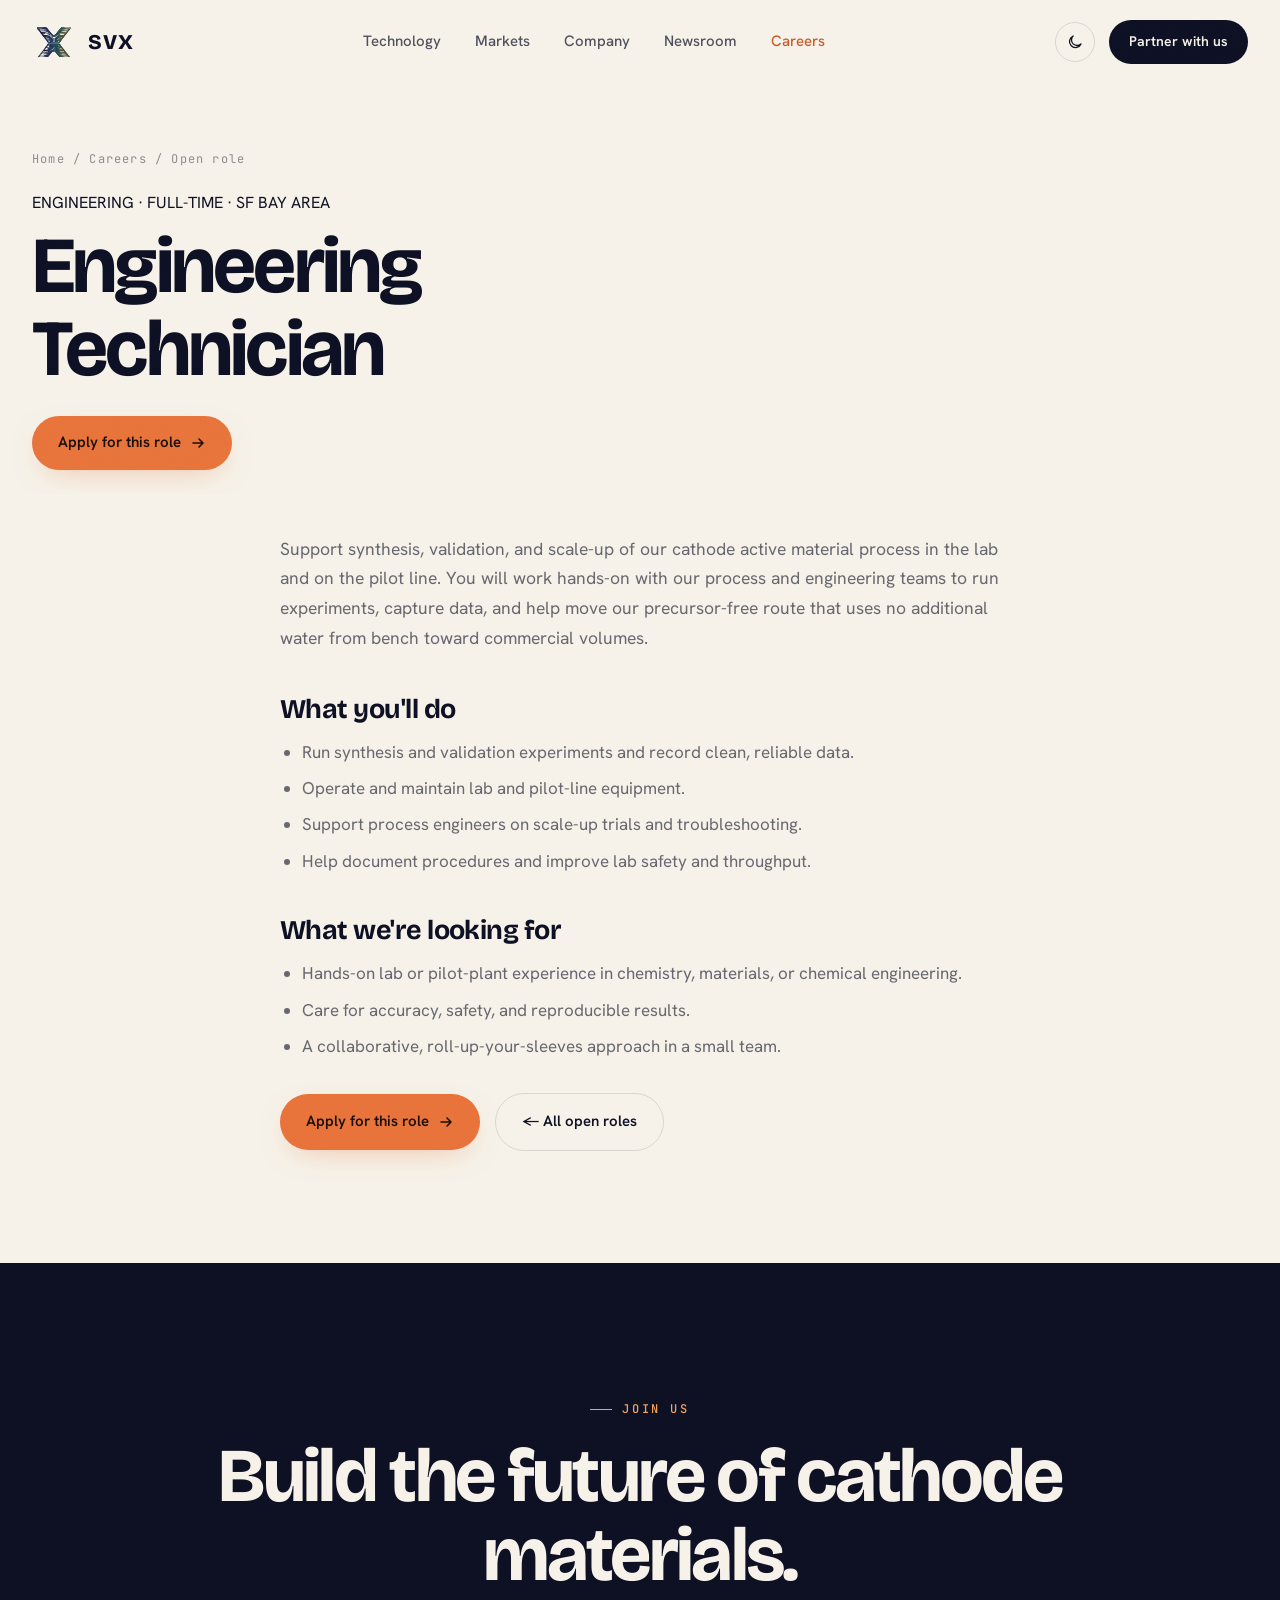
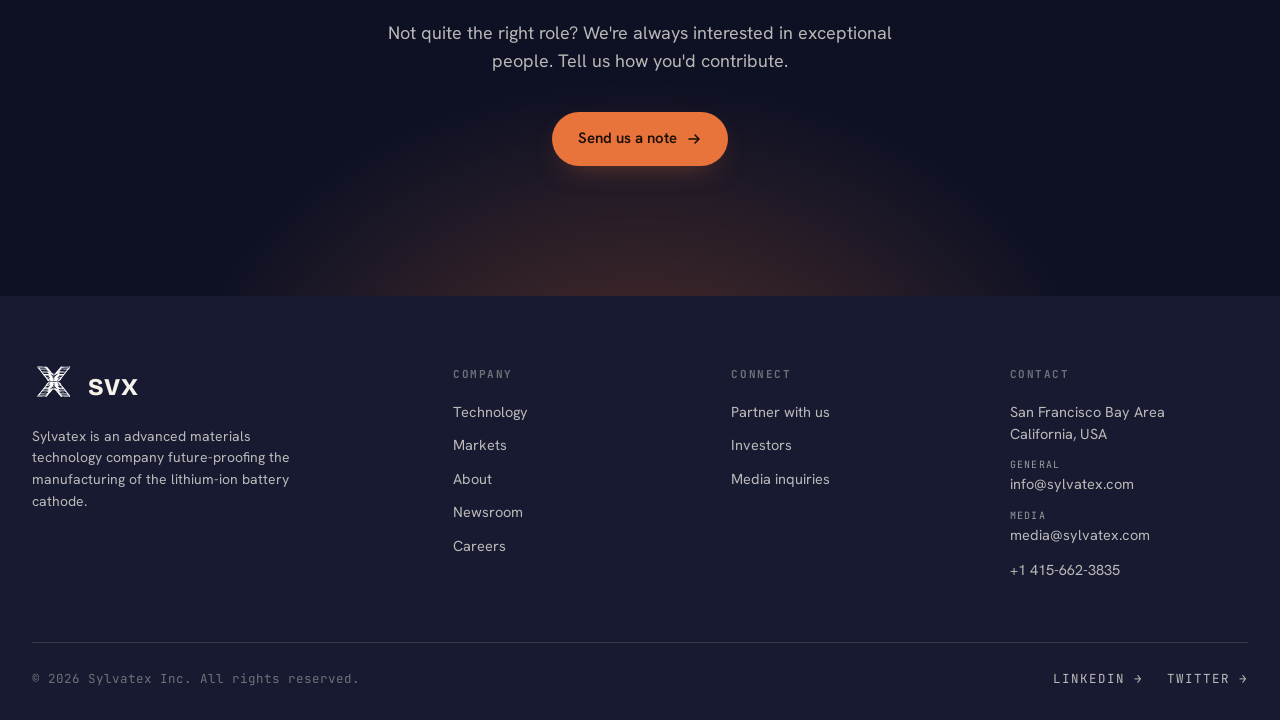
<file: role.html>
<!doctype html>
<html lang="en" data-theme="light">
<head>
<meta charset="utf-8">
<meta name="viewport" content="width=device-width, initial-scale=1">
<title>Engineering Technician — Careers — Sylvatex (SVX)</title>
<meta name="description" content="Open role at Sylvatex (SVX): Engineering Technician. Support synthesis, validation, and scale-up of our cathode active material process.">
<script>(function(){try{var t=localStorage.getItem('svx-theme')||(matchMedia('(prefers-color-scheme: dark)').matches?'dark':'light');document.documentElement.setAttribute('data-theme',t);}catch(e){document.documentElement.setAttribute('data-theme','light');}})();</script>
<link rel="preconnect" href="https://fonts.googleapis.com"><link rel="preconnect" href="https://fonts.gstatic.com" crossorigin>
<link href="https://fonts.googleapis.com/css2?family=Bricolage+Grotesque:opsz,wght@12..96,500;12..96,600;12..96,700;12..96,800&family=Hanken+Grotesk:wght@400;500;600;700&family=JetBrains+Mono:wght@400;500;600&display=swap" rel="stylesheet">
<link rel="stylesheet" href="assets/css/style.css">
</head>
<body>
<nav class="nav" id="nav">
  <a href="index.html" class="brand"><span class="logo-x"><img class="x-color" src="assets/img/svx-logo-color.svg" alt=""><img class="x-white" src="assets/img/svx-x.svg" alt=""></span><span class="wordmark">SVX</span></a>
  <div class="nav-links">
    <a href="technology.html">Technology</a>
    <a href="markets.html">Markets</a>
    <a href="company.html">Company</a>
    <a href="newsroom.html">Newsroom</a>
    <a href="careers.html" class="active">Careers</a>
  </div>
  <div class="nav-right">
    <button class="theme-tg" id="themeTg" aria-label="Toggle theme"></button>
    <a href="contact.html" class="nav-cta">Partner with us</a>
    <div class="burger"><span></span><span></span><span></span></div>
  </div>
</nav>
<section class="page-hero" style="padding-bottom:24px">
  <div class="wrap">
    <div class="breadcrumb reveal"><a href="index.html">Home</a> / <a href="careers.html">Careers</a> / Open role</div>
    <div class="article-meta reveal" style="margin-top:18px">ENGINEERING · FULL-TIME · SF BAY AREA</div>
    <h1 class="reveal d1" style="margin-top:10px">Engineering Technician</h1>
    <div class="reveal d2" style="margin-top:26px">
      <a href="contact.html" class="btn btn-primary">Apply for this role <svg width="16" height="16" viewBox="0 0 16 16" fill="none"><path d="M3 8h9M9 4l4 4-4 4" stroke="currentColor" stroke-width="1.6" stroke-linecap="round" stroke-linejoin="round"/></svg></a>
    </div>
  </div>
</section>
<section style="padding:40px 0 90px">
  <div class="wrap"><div class="prose reveal">
    <p>Support synthesis, validation, and scale-up of our cathode active material process in the lab and on the pilot line. You will work hands-on with our process and engineering teams to run experiments, capture data, and help move our precursor-free route that uses no additional water from bench toward commercial volumes.</p>
    <h2>What you'll do</h2>
    <ul>
      <li>Run synthesis and validation experiments and record clean, reliable data.</li>
      <li>Operate and maintain lab and pilot-line equipment.</li>
      <li>Support process engineers on scale-up trials and troubleshooting.</li>
      <li>Help document procedures and improve lab safety and throughput.</li>
    </ul>
    <h2>What we're looking for</h2>
    <ul>
      <li>Hands-on lab or pilot-plant experience in chemistry, materials, or chemical engineering.</li>
      <li>Care for accuracy, safety, and reproducible results.</li>
      <li>A collaborative, roll-up-your-sleeves approach in a small team.</li>
    </ul>
    <p style="margin-top:34px">
      <a href="contact.html" class="btn btn-primary">Apply for this role <svg width="16" height="16" viewBox="0 0 16 16" fill="none"><path d="M3 8h9M9 4l4 4-4 4" stroke="currentColor" stroke-width="1.6" stroke-linecap="round" stroke-linejoin="round"/></svg></a>
      <a href="careers.html" class="btn btn-ghost" style="margin-left:10px">&larr; All open roles</a>
    </p>
  </div></div>
</section>
<section class="cta dark-sec sec">
  <div class="wrap">
    <span class="eyebrow c reveal">Join us</span>
    <h2 class="reveal d1">Build the future of cathode materials.</h2>
    <p class="reveal d2">Not quite the right role? We're always interested in exceptional people. Tell us how you'd contribute.</p>
    <div class="cta-btns reveal d3">
      <a href="contact.html" class="btn btn-primary">Send us a note <svg width="16" height="16" viewBox="0 0 16 16" fill="none"><path d="M3 8h9M9 4l4 4-4 4" stroke="currentColor" stroke-width="1.6" stroke-linecap="round" stroke-linejoin="round"/></svg></a>
    </div>
  </div>
</section>
<footer class="footer">
  <div class="wrap">
    <div class="foot-top">
      <div class="foot-brand"><div class="brand" style="gap:12px;margin-bottom:10px"><span class="logo-x"><img class="x-color" src="assets/img/svx-logo-color.svg" alt=""><img class="x-white" src="assets/img/svx-x.svg" alt=""></span><span class="wordmark">SVX</span></div><p>Sylvatex is an advanced materials technology company future-proofing the manufacturing of the lithium-ion battery cathode.</p></div>
      <div class="foot-col"><h5>Company</h5><a href="technology.html">Technology</a><a href="markets.html">Markets</a><a href="company.html">About</a><a href="newsroom.html">Newsroom</a><a href="careers.html">Careers</a></div>
      <div class="foot-col"><h5>Connect</h5><a href="contact.html">Partner with us</a><a href="company.html#invest">Investors</a><a href="mailto:media@sylvatex.com">Media inquiries</a></div>
      <div class="foot-col"><h5>Contact</h5><p>San Francisco Bay Area<br>California, USA</p><p class="foot-eitem"><span class="foot-elabel">General</span><a href="mailto:info@sylvatex.com">info@sylvatex.com</a></p><p class="foot-eitem"><span class="foot-elabel">Media</span><a href="mailto:media@sylvatex.com">media@sylvatex.com</a></p><a href="tel:+14156623835">+1 415-662-3835</a></div>
    </div>
    <div class="foot-bottom"><span class="mono">&copy; <span id="year">2025</span> Sylvatex Inc. All rights reserved.</span><div class="foot-social"><a href="#">LINKEDIN &rarr;</a><a href="#">TWITTER &rarr;</a></div></div>
  </div>
</footer>
<script src="assets/js/main.js"></script>
</body>
</html>
</file>
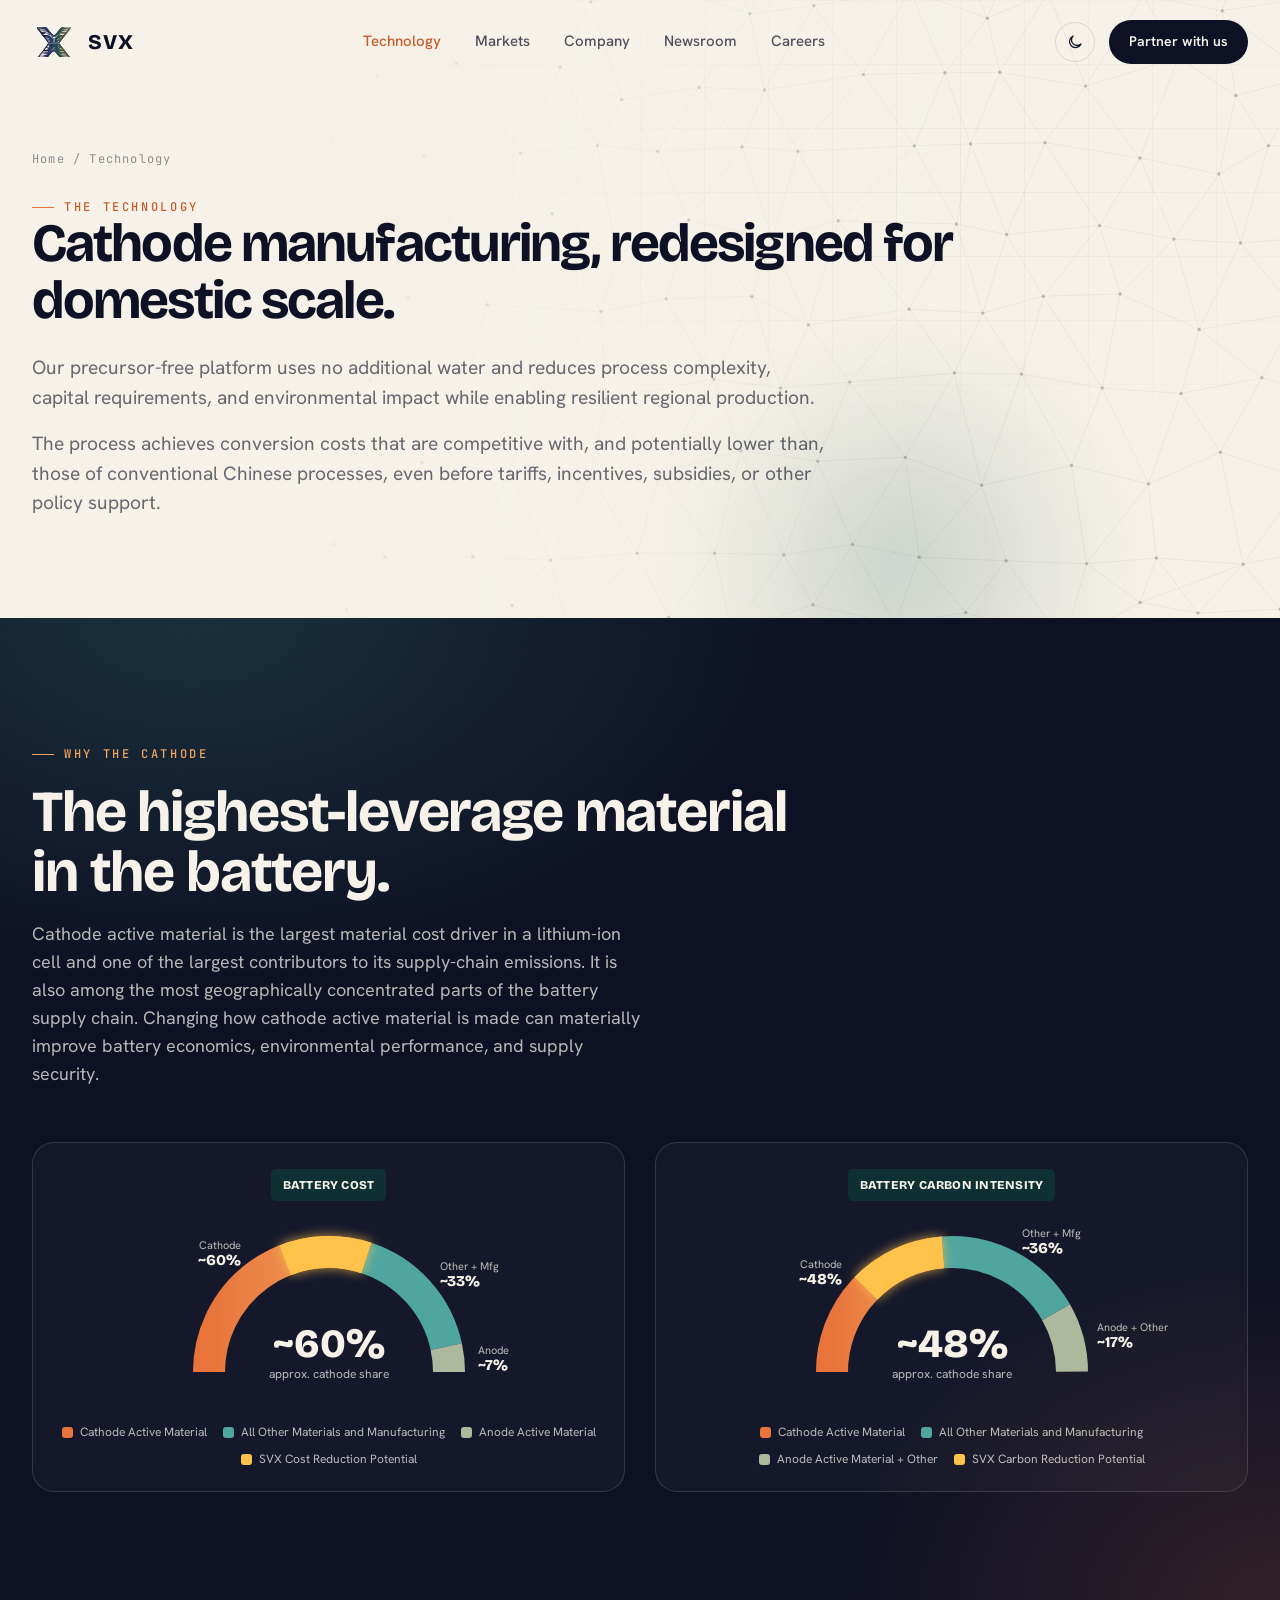
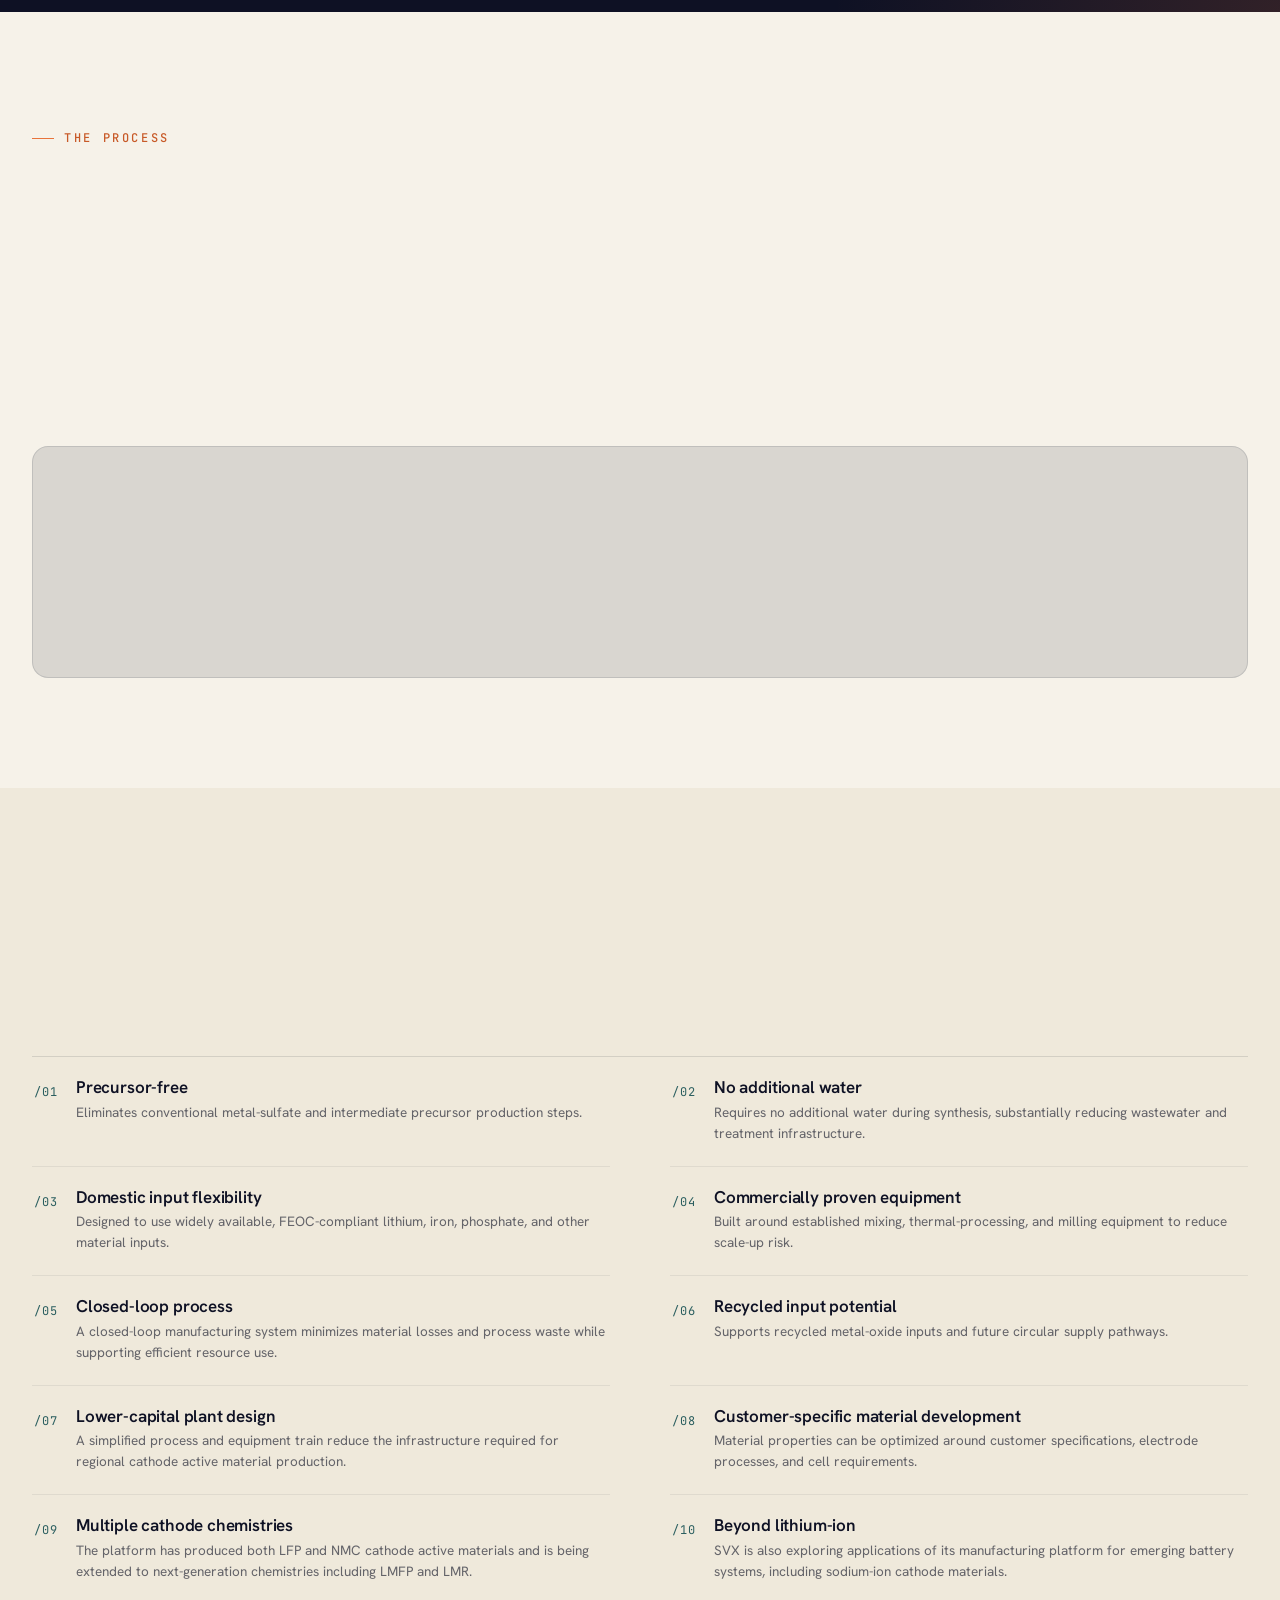
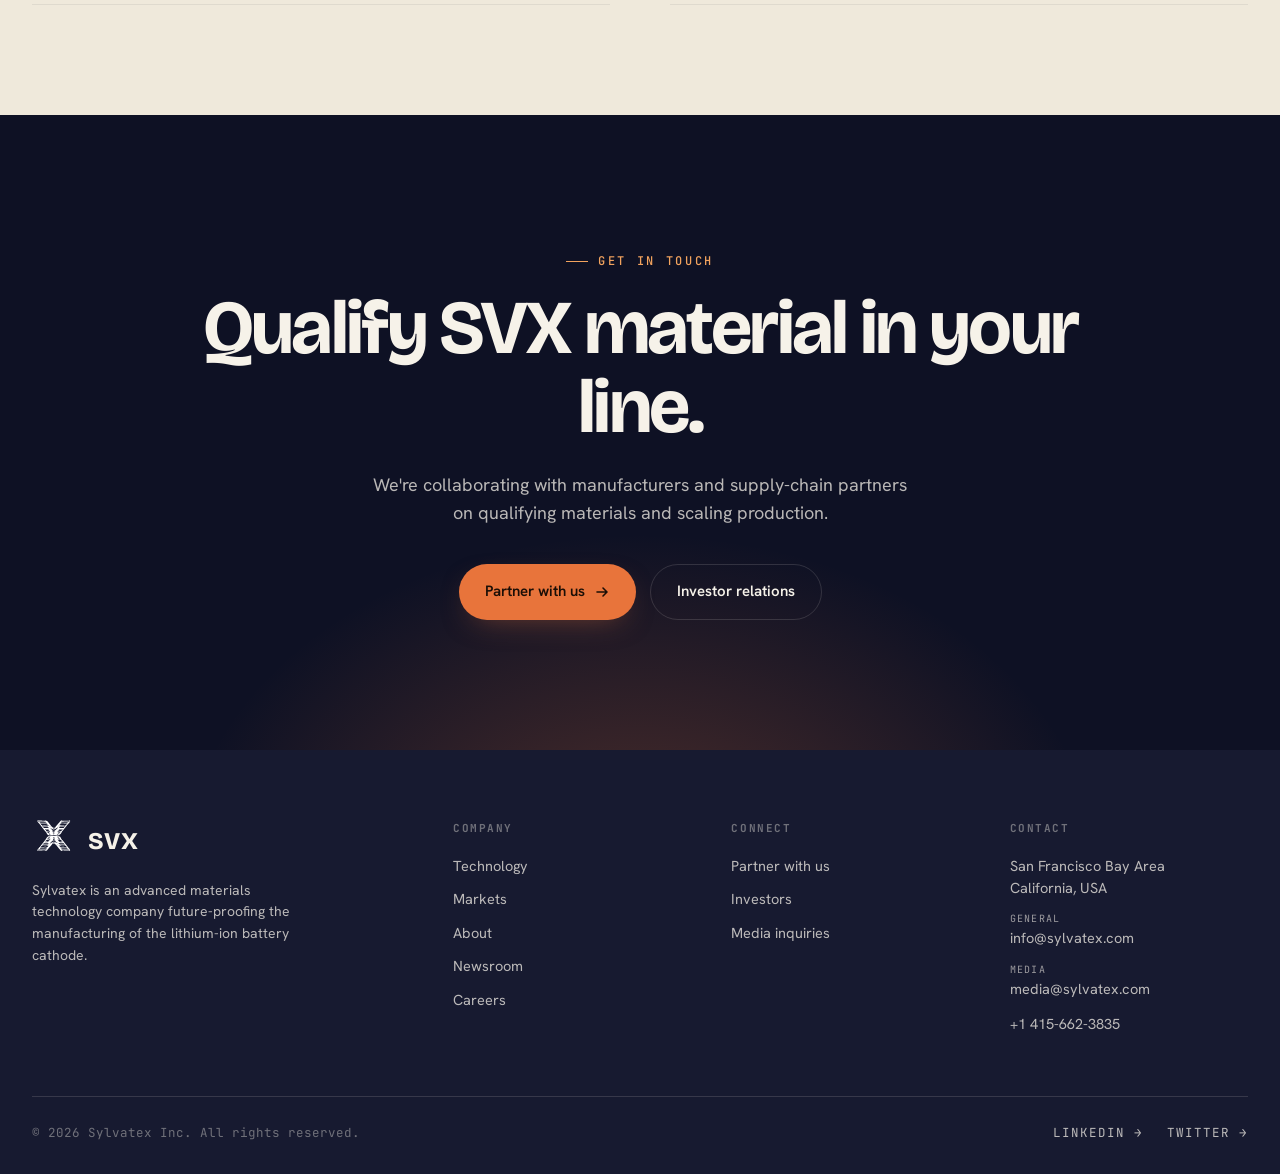
<file: technology.html>
<!doctype html>
<html lang="en" data-theme="light">
<head>
<meta charset="utf-8">
<meta name="viewport" content="width=device-width, initial-scale=1">
<title>Technology — Sylvatex (SVX)</title>
<meta name="description" content="A precursor-free route to cathode active material, built on off-the-shelf equipment, that uses no additional water.">
<script>(function(){try{var t=localStorage.getItem('svx-theme')||(matchMedia('(prefers-color-scheme: dark)').matches?'dark':'light');document.documentElement.setAttribute('data-theme',t);}catch(e){document.documentElement.setAttribute('data-theme','light');}})();</script>
<link rel="preconnect" href="https://fonts.googleapis.com"><link rel="preconnect" href="https://fonts.gstatic.com" crossorigin>
<link href="https://fonts.googleapis.com/css2?family=Bricolage+Grotesque:opsz,wght@12..96,500;12..96,600;12..96,700;12..96,800&family=Hanken+Grotesk:wght@400;500;600;700&family=JetBrains+Mono:wght@400;500;600&display=swap" rel="stylesheet">
<link rel="stylesheet" href="assets/css/style.css">
</head>
<body>
<nav class="nav" id="nav">
  <a href="index.html" class="brand"><span class="logo-x"><img class="x-color" src="assets/img/svx-logo-color.svg" alt=""><img class="x-white" src="assets/img/svx-x.svg" alt=""></span><span class="wordmark">SVX</span></a>
  <div class="nav-links">
    <a href="technology.html" class="active">Technology</a>
    <a href="markets.html">Markets</a>
    <a href="company.html">Company</a>
    <a href="newsroom.html">Newsroom</a>
    <a href="careers.html">Careers</a>
  </div>
  <div class="nav-right">
    <button class="theme-tg" id="themeTg" aria-label="Toggle theme"></button>
    <a href="contact.html" class="nav-cta">Partner with us</a>
    <div class="burger"><span></span><span></span><span></span></div>
  </div>
</nav>
<section class="page-hero grid-bg has-field">
  <canvas class="field" aria-hidden="true"></canvas>
  <div class="mesh"><span class="blob a"></span><span class="blob c"></span></div>
  <div class="wrap">
    <div class="breadcrumb reveal"><a href="index.html">Home</a> / Technology</div>
    <span class="eyebrow reveal">The technology</span>
    <h1 class="reveal d1">Cathode manufacturing, redesigned for domestic scale.</h1>
    <p class="lede reveal d2">Our precursor-free platform uses no additional water and reduces process complexity, capital requirements, and environmental impact while enabling resilient regional production.</p><p class="lede reveal d2">The process achieves conversion costs that are competitive with, and potentially lower than, those of conventional Chinese processes, even before tariffs, incentives, subsidies, or other policy support.</p>
  </div>
</section>

<section class="stakes dark-sec sec">
  <div class="wrap">
    <div class="shead"><span class="eyebrow reveal">Why the cathode</span><h2 class="reveal d1">The highest-leverage material in the battery.</h2><p class="reveal d2">Cathode active material is the largest material cost driver in a lithium-ion cell and one of the largest contributors to its supply-chain emissions. It is also among the most geographically concentrated parts of the battery supply chain. Changing how cathode active material is made can materially improve battery economics, environmental performance, and supply security.</p></div>
    <div class="dial-wrap-outer" data-cathode-dials>
      <div class="dial-grid">
        <div class="dialwrap" data-metric="cost" data-title="Battery Cost" data-segs='[{"key":"cathode","name":"Cathode Active Material","short":"Cathode","val":60.1,"svx":22.0,"svxName":"SVX Cost Reduction Potential","svxShort":"cost reduction potential"},{"key":"other","name":"All Other Materials and Manufacturing","short":"Other + Mfg","val":33.1},{"key":"anode","name":"Anode Active Material","short":"Anode","val":6.8}]'>
          <span class="dial-title">Battery Cost</span><div class="dial-svg"></div><div class="dial-legend"></div>
        </div>
        <div class="dialwrap" data-metric="carbon" data-title="Battery Carbon Intensity" data-segs='[{"key":"cathode","name":"Cathode Active Material","short":"Cathode","val":47.6,"svx":23.0,"svxName":"SVX Carbon Reduction Potential","svxShort":"carbon reduction potential"},{"key":"other","name":"All Other Materials and Manufacturing","short":"Other + Mfg","val":35.8},{"key":"anode","name":"Anode Active Material + Other","short":"Anode + Other","val":16.5}]'>
          <span class="dial-title">Battery Carbon Intensity</span><div class="dial-svg"></div><div class="dial-legend"></div>
        </div>
      </div>
    </div>
  </div>
</section>

<section class="sec">
  <div class="wrap">
    <div class="shead"><span class="eyebrow reveal">The process</span><h2 class="reveal d1">A simplified path from feedstock to cathode material.</h2><p class="reveal d2">Precursor-free. No additional water. Built on commercially proven equipment.</p></div>
    <div class="process">
      <div class="pstep reveal"><div class="pnum">STEP 01</div><h4>Direct feedstock preparation</h4><p>Combine inputs (e.g. lithium/sodium, metal oxide, phosphate, carbon, and proprietary inputs) without first manufacturing conventional metal-sulfate or intermediate precursors.</p></div>
      <div class="pstep reveal d1"><div class="pnum">STEP 02</div><h4>Solid-state synthesis</h4><p>Convert prepared feedstocks directly into cathode active material through a controlled solid-state reaction with no additional water.</p></div>
      <div class="pstep reveal d2"><div class="pnum">STEP 03</div><h4>Thermal processing</h4><p>Use commercially proven kiln equipment to control crystal structure, carbon coating, and electrochemical performance.</p></div>
      <div class="pstep reveal d3"><div class="pnum">STEP 04</div><h4>Milling and qualification</h4><p>Finish the material to customer-specific particle and performance targets for drop-in validation in existing electrode and cell manufacturing processes.</p></div>
    </div>
  </div>
</section>

<section class="sec bg-alt">
  <div class="wrap">
    <div class="shead"><span class="eyebrow reveal">Capabilities</span><h2 class="reveal d1">Built into the material.</h2></div>
    <div class="caps">
      <div class="cap reveal"><span class="cap-n">/01</span><div><h4>Precursor-free</h4><p>Eliminates conventional metal-sulfate and intermediate precursor production steps.</p></div></div>
      <div class="cap reveal d1"><span class="cap-n">/02</span><div><h4>No additional water</h4><p>Requires no additional water during synthesis, substantially reducing wastewater and treatment infrastructure.</p></div></div>
      <div class="cap reveal"><span class="cap-n">/03</span><div><h4>Domestic input flexibility</h4><p>Designed to use widely available, FEOC-compliant lithium, iron, phosphate, and other material inputs.</p></div></div>
      <div class="cap reveal d1"><span class="cap-n">/04</span><div><h4>Commercially proven equipment</h4><p>Built around established mixing, thermal-processing, and milling equipment to reduce scale-up risk.</p></div></div>
      <div class="cap reveal"><span class="cap-n">/05</span><div><h4>Closed-loop process</h4><p>A closed-loop manufacturing system minimizes material losses and process waste while supporting efficient resource use.</p></div></div>
      <div class="cap reveal d1"><span class="cap-n">/06</span><div><h4>Recycled input potential</h4><p>Supports recycled metal-oxide inputs and future circular supply pathways.</p></div></div>
      <div class="cap reveal"><span class="cap-n">/07</span><div><h4>Lower-capital plant design</h4><p>A simplified process and equipment train reduce the infrastructure required for regional cathode active material production.</p></div></div>
      <div class="cap reveal d1"><span class="cap-n">/08</span><div><h4>Customer-specific material development</h4><p>Material properties can be optimized around customer specifications, electrode processes, and cell requirements.</p></div></div>
      <div class="cap reveal"><span class="cap-n">/09</span><div><h4>Multiple cathode chemistries</h4><p>The platform has produced both LFP and NMC cathode active materials and is being extended to next-generation chemistries including LMFP and LMR.</p></div></div>
      <div class="cap reveal d1"><span class="cap-n">/10</span><div><h4>Beyond lithium-ion</h4><p>SVX is also exploring applications of its manufacturing platform for emerging battery systems, including sodium-ion cathode materials.</p></div></div>
    </div>
  </div>
</section>

<section class="cta dark-sec sec">
  <div class="wrap">
    <span class="eyebrow c reveal">Get in touch</span>
    <h2 class="reveal d1">Qualify SVX material in your line.</h2>
    <p class="reveal d2">We're collaborating with manufacturers and supply-chain partners on qualifying materials and scaling production.</p>
    <div class="cta-btns reveal d3">
      <a href="contact.html" class="btn btn-primary">Partner with us <svg width="16" height="16" viewBox="0 0 16 16" fill="none"><path d="M3 8h9M9 4l4 4-4 4" stroke="currentColor" stroke-width="1.6" stroke-linecap="round" stroke-linejoin="round"/></svg></a>
      <a href="company.html#invest" class="btn btn-ghost on-dark">Investor relations</a>
    </div>
  </div>
</section>
<footer class="footer">
  <div class="wrap">
    <div class="foot-top">
      <div class="foot-brand"><div class="brand" style="gap:12px;margin-bottom:10px"><span class="logo-x"><img class="x-color" src="assets/img/svx-logo-color.svg" alt=""><img class="x-white" src="assets/img/svx-x.svg" alt=""></span><span class="wordmark">SVX</span></div><p>Sylvatex is an advanced materials technology company future-proofing the manufacturing of the lithium-ion battery cathode.</p></div>
      <div class="foot-col"><h5>Company</h5><a href="technology.html">Technology</a><a href="markets.html">Markets</a><a href="company.html">About</a><a href="newsroom.html">Newsroom</a><a href="careers.html">Careers</a></div>
      <div class="foot-col"><h5>Connect</h5><a href="contact.html">Partner with us</a><a href="company.html#invest">Investors</a><a href="mailto:media@sylvatex.com">Media inquiries</a></div>
      <div class="foot-col"><h5>Contact</h5><p>San Francisco Bay Area<br>California, USA</p><p class="foot-eitem"><span class="foot-elabel">General</span><a href="mailto:info@sylvatex.com">info@sylvatex.com</a></p><p class="foot-eitem"><span class="foot-elabel">Media</span><a href="mailto:media@sylvatex.com">media@sylvatex.com</a></p><a href="tel:+14156623835">+1 415-662-3835</a></div>
    </div>
    <div class="foot-bottom"><span class="mono">&copy; <span id="year">2025</span> Sylvatex Inc. All rights reserved.</span><div class="foot-social"><a href="#">LINKEDIN &rarr;</a><a href="#">TWITTER &rarr;</a></div></div>
  </div>
</footer>
<script src="assets/js/main.js"></script>
</body>
</html>
</file>
<file: assets/css/style.css>
/* ============================================================
   SVX — Corporate site stylesheet
   Concept A · light/dark themed · shared across all pages
   ============================================================ */
:root{
  --amber:#E8743B; --amber-2:#F2A35E; --amber-deep:#C85A28;
  --teal:#2A5E5F; --sage:#4E5A40; --indigo:#26295D;
  --ink:#0E1124; --ink-2:#171A30; --teal-900:#0F3032;
  --on-ink:rgba(246,242,233,.74); --on-ink-strong:#F6F2E9; --on-ink-line:rgba(246,242,233,.14);
  /* semantic — LIGHT */
  --bg:#F6F2E9; --bg-alt:#EFE9DB; --surface:#ffffff;
  --text:#0E1124; --text-dim:rgba(14,17,36,.62); --text-mute:rgba(14,17,36,.45);
  --border:rgba(14,17,36,.12); --border-soft:rgba(14,17,36,.07);
  --logo:rgba(14,17,36,.42); --nav-bg:rgba(246,242,233,.82);
  --feat-1:var(--ink); --feat-2:var(--teal-900); --feat-3:var(--ink-2); --feat-cta:var(--ink); --feat-foot:var(--ink-2);
  --ease:cubic-bezier(.16,1,.3,1); --maxw:1280px;
}
[data-theme="dark"]{
  --bg:#070912; --bg-alt:#0C0F1C; --surface:#151A2C;
  --text:#F3F0E7; --text-dim:rgba(243,240,231,.68); --text-mute:rgba(243,240,231,.42);
  --border:rgba(243,240,231,.13); --border-soft:rgba(243,240,231,.07);
  --logo:rgba(243,240,231,.4); --nav-bg:rgba(7,9,18,.85);
  --feat-1:#0E1124; --feat-2:#0E2E30; --feat-3:#12162A; --feat-cta:#0C1022; --feat-foot:#0A0D1A;
}
*{box-sizing:border-box;margin:0;padding:0}
html{scroll-behavior:smooth}
body{font-family:"Hanken Grotesk",sans-serif; background:var(--bg); color:var(--text); -webkit-font-smoothing:antialiased; line-height:1.55; overflow-x:hidden; transition:background .5s var(--ease),color .5s var(--ease)}
h1,h2,h3,h4{font-family:"Bricolage Grotesque",sans-serif; line-height:1.04; letter-spacing:-.02em; font-weight:700; color:var(--text)}
.mono{font-family:"JetBrains Mono",monospace}
a{color:inherit; text-decoration:none}
img,svg{display:block}
.wrap{max-width:var(--maxw); margin:0 auto; padding:0 32px}
.sec{padding:110px 0}
.bg-alt{background:var(--bg-alt)}
.center{text-align:center}
.eyebrow{font-family:"JetBrains Mono",monospace; font-size:12px; font-weight:500; letter-spacing:.22em; text-transform:uppercase; color:var(--amber-deep); display:inline-flex; align-items:center; gap:10px}
.eyebrow::before{content:""; width:22px; height:1px; background:var(--amber)}
.eyebrow.c{justify-content:center}
section{position:relative}

/* ---------- NAV ---------- */
.nav{position:fixed; top:0; left:0; right:0; z-index:100; display:flex; align-items:center; justify-content:space-between; padding:20px 32px; transition:all .4s var(--ease)}
.nav.scrolled{padding:13px 32px; background:var(--nav-bg); backdrop-filter:blur(16px); border-bottom:1px solid var(--border)}
.brand{display:flex; align-items:center; gap:12px}
.brand .logo{width:34px; height:34px}
.brand .wordmark{font-family:"Bricolage Grotesque",sans-serif; font-weight:800; font-size:21px; letter-spacing:.04em; color:var(--text)}
.nav-links{display:flex; align-items:center; gap:34px}
.nav-links a{font-size:15px; font-weight:500; color:var(--text); opacity:.72; transition:opacity .2s}
.nav-links a:hover,.nav-links a.active{opacity:1}
.nav-links a.active{color:var(--amber-deep)}
.nav-right{display:flex; align-items:center; gap:14px}
.theme-tg{width:40px; height:40px; border:1px solid var(--border); border-radius:100px; background:transparent; color:var(--text); display:grid; place-items:center; cursor:pointer; transition:all .25s var(--ease)}
.theme-tg:hover{border-color:var(--text); transform:translateY(-1px)}
.theme-tg svg{width:18px; height:18px}
.nav-cta{font-size:14px; font-weight:600; padding:11px 20px; border-radius:100px; background:var(--text); color:var(--bg); transition:all .25s var(--ease); white-space:nowrap}
.nav-cta:hover{background:var(--amber-deep); color:#fff; transform:translateY(-1px)}
.burger{display:none; flex-direction:column; gap:5px; cursor:pointer}
.burger span{width:24px; height:2px; background:var(--text); border-radius:2px}

/* ---------- BUTTONS ---------- */
.btn{display:inline-flex; align-items:center; gap:9px; font-weight:600; font-size:15px; padding:15px 26px; border-radius:100px; transition:all .25s var(--ease); cursor:pointer; border:none}
.btn-primary{background:var(--amber); color:#1a0e06}
.btn-primary:hover{background:var(--amber-deep); color:#fff; transform:translateY(-2px); box-shadow:0 12px 28px -10px rgba(200,90,40,.6)}
.btn-ghost{background:transparent; color:var(--text); border:1px solid var(--border)}
.btn-ghost:hover{border-color:var(--text); background:var(--text); color:var(--bg)}
.btn svg{transition:transform .25s var(--ease)}
.btn:hover svg{transform:translateX(3px)}
.on-dark .btn-ghost,.btn-ghost.on-dark{color:var(--on-ink-strong); border-color:var(--on-ink-line)}
.on-dark .btn-ghost:hover,.btn-ghost.on-dark:hover{background:var(--on-ink-strong); color:var(--ink)}

/* ---------- HERO (home) ---------- */
.hero{padding:170px 0 70px; position:relative; overflow:hidden}
.grid-bg::before{content:""; position:absolute; inset:0; background-image:linear-gradient(var(--border-soft) 1px,transparent 1px),linear-gradient(90deg,var(--border-soft) 1px,transparent 1px); background-size:64px 64px; mask-image:radial-gradient(ellipse 80% 70% at 70% 30%,#000,transparent 75%); opacity:.7}
.hero-grid{display:grid; grid-template-columns:1.05fr .95fr; gap:48px; align-items:center; position:relative}
.hero h1{font-size:clamp(48px,7vw,96px); font-weight:700; letter-spacing:-.035em}
.accent{background:linear-gradient(105deg,var(--indigo),var(--teal) 48%,var(--sage)); -webkit-background-clip:text; background-clip:text; color:transparent}
[data-theme="dark"] .accent{background:linear-gradient(105deg,#6b6fc0,#46c7b8 48%,#aab06a); -webkit-background-clip:text; background-clip:text}
.lede{font-size:clamp(17px,1.5vw,20px); color:var(--text-dim); max-width:540px; margin:26px 0 36px}
.hero-cta{display:flex; gap:14px; flex-wrap:wrap}
.lattice-card{position:relative; aspect-ratio:1/.94; border-radius:22px; overflow:hidden; background:radial-gradient(120% 120% at 75% 15%,#194A4C,var(--ink) 70%); border:1px solid var(--on-ink-line); box-shadow:0 40px 80px -40px rgba(14,17,36,.55)}
.lattice-card .tag{position:absolute; top:18px; left:18px; z-index:3; font-family:"JetBrains Mono",monospace; font-size:11px; letter-spacing:.18em; text-transform:uppercase; color:rgba(246,242,233,.55)}
.lattice-card .tag-br{position:absolute; bottom:18px; right:20px; z-index:3; text-align:right; font-family:"JetBrains Mono",monospace; font-size:11px; letter-spacing:.05em; color:rgba(246,242,233,.5)}
.lattice-card svg{position:absolute; inset:0; width:100%; height:100%}

/* ---------- PAGE HERO (inner) ---------- */
.page-hero{padding:150px 0 64px; position:relative; overflow:hidden}
.page-hero .breadcrumb{font-family:"JetBrains Mono",monospace; font-size:12px; letter-spacing:.1em; color:var(--text-mute); margin-bottom:22px}
.page-hero .breadcrumb a:hover{color:var(--amber-deep)}
.page-hero h1{font-size:clamp(42px,6.2vw,84px); font-weight:700; letter-spacing:-.035em; max-width:14ch}
.page-hero .lede{margin-top:24px; max-width:800px}
.page-hero .lede:has(+ .lede){margin-bottom:0}
.page-hero .lede + .lede{margin-top:16px}

/* ---------- STAT STRIP ---------- */
.stat-strip{display:grid; grid-template-columns:repeat(4,1fr); border-top:1px solid var(--border); border-bottom:1px solid var(--border)}
.stat-strip .cell{padding:26px 24px 24px; border-right:1px solid var(--border-soft)}
.stat-strip .cell:last-child{border-right:none}
.stat-strip .num{font-family:"Bricolage Grotesque",sans-serif; font-weight:700; font-size:clamp(34px,4vw,46px); letter-spacing:-.03em; color:var(--text)}
.stat-strip .num .u{color:var(--amber-deep)}
.stat-strip .lbl{font-size:13.5px; color:var(--text-dim); margin-top:6px; max-width:210px}

/* ---------- TRUST / LOGO ROWS ---------- */
.logorow{padding:46px 0; background:var(--bg-alt); border-top:1px solid var(--border); border-bottom:1px solid var(--border)}
.logorow .kicker{font-family:"JetBrains Mono",monospace; font-size:12px; letter-spacing:.16em; text-transform:uppercase; color:var(--text-mute); text-align:center; margin-bottom:26px}
.logos{display:flex; align-items:center; justify-content:center; flex-wrap:wrap; gap:18px 46px}
.logos span{font-family:"Bricolage Grotesque",sans-serif; font-weight:700; font-size:19px; color:var(--logo); transition:color .25s; cursor:default}
.logos span:hover{color:var(--teal)}

/* ---------- SECTION HEAD ---------- */
.shead{max-width:760px; margin-bottom:54px}
.shead.c{margin-left:auto; margin-right:auto; text-align:center}
.shead h2{font-size:clamp(34px,4.6vw,58px); margin-top:18px; font-weight:700}
.shead p{font-size:18px; color:var(--text-dim); margin-top:18px; max-width:620px}
.shead.c p{margin-left:auto; margin-right:auto}

/* ---------- DARK FEATURE SECTIONS ---------- */
.dark-sec{color:var(--on-ink-strong); overflow:hidden}
.dark-sec .shead p,.dark-sec .lede{color:var(--on-ink)}
.dark-sec .eyebrow{color:var(--amber-2)} .dark-sec .eyebrow::before{background:var(--amber-2)}
.dark-sec h1,.dark-sec h2,.dark-sec h3,.dark-sec h4{color:var(--on-ink-strong)}
.stakes{background:var(--feat-1); transition:background .5s var(--ease)} .stakes.sec{padding:120px 0}
.stakes::before{content:""; position:absolute; inset:0; background:radial-gradient(80% 60% at 15% 0%,rgba(42,94,95,.4),transparent 60%),radial-gradient(50% 50% at 100% 100%,rgba(232,116,59,.16),transparent 70%)}
.stakes .wrap{position:relative}
.viz-grid{display:grid; grid-template-columns:1fr 1fr; gap:24px}
.viz-card{background:rgba(246,242,233,.04); border:1px solid var(--on-ink-line); border-radius:20px; padding:34px; backdrop-filter:blur(4px)}
.viz-card h3{font-size:21px; margin-bottom:4px}
.viz-card .sub{font-size:13.5px; color:var(--on-ink); margin-bottom:26px}
.bar-row{margin-bottom:18px}
.bar-row .bl{display:flex; justify-content:space-between; font-size:13.5px; margin-bottom:8px; color:var(--on-ink)}
.bar-row .bl b{color:var(--on-ink-strong); font-family:"JetBrains Mono",monospace; font-weight:500}
.bar-track{height:9px; border-radius:6px; background:rgba(246,242,233,.08); overflow:hidden}
.bar-fill{height:100%; width:0; border-radius:6px; transition:width 1.3s var(--ease)}
.bar-fill.cathode{background:linear-gradient(90deg,var(--amber),var(--amber-2))}
.bar-fill.other{background:rgba(246,242,233,.34)}
.bar-fill.anode{background:var(--teal)}
.note{margin-top:40px; border-left:2px solid var(--amber); padding:6px 0 6px 22px; max-width:780px}
.note p{font-size:17px; color:var(--on-ink-strong)} .note b{color:var(--amber-2); font-weight:600}

/* ---------- PILLARS ---------- */
.pillars{display:grid; grid-template-columns:repeat(3,1fr); gap:20px}
.pillar{border:1px solid var(--border); border-radius:18px; padding:34px 30px; background:var(--surface); position:relative; overflow:hidden; transition:transform .35s var(--ease),box-shadow .35s var(--ease)}
.pillar:hover{transform:translateY(-4px); box-shadow:0 30px 60px -34px rgba(14,17,36,.3)}
.pillar .pn{font-family:"JetBrains Mono",monospace; font-size:12px; color:var(--amber-deep); letter-spacing:.12em}
.pillar h3{font-size:27px; margin:18px 0 12px}
.pillar p{font-size:15px; color:var(--text-dim)}
.pillar .ring{position:absolute; right:-40px; top:-40px; width:120px; height:120px; border-radius:50%; border:1px solid var(--border); opacity:.6}

/* ---------- ATTRS ---------- */
.attrs{display:grid; grid-template-columns:repeat(4,1fr); gap:1px; background:var(--border); border:1px solid var(--border); border-radius:16px; overflow:hidden}
.attr{background:var(--bg-alt); padding:26px 22px; transition:background .25s}
.attr:hover{background:var(--surface)}
.attr .ai{font-family:"JetBrains Mono",monospace; font-size:12px; color:var(--teal); letter-spacing:.08em; margin-bottom:12px}
.attr h4{font-size:17px; font-weight:600; font-family:"Hanken Grotesk",sans-serif; letter-spacing:-.01em; margin-bottom:6px}
.attr p{font-size:13.5px; color:var(--text-dim)}

/* ---------- PROCESS ---------- */
.process{display:grid; grid-template-columns:repeat(4,1fr); gap:1px; background:var(--border); border:1px solid var(--border); border-radius:16px; overflow:hidden}
.pstep{background:var(--surface); padding:32px 26px; position:relative}
.pstep .pnum{font-family:"JetBrains Mono",monospace; font-size:12px; color:var(--amber-deep); letter-spacing:.1em; margin-bottom:16px}
.pstep h4{font-size:18px; margin-bottom:8px}
.pstep p{font-size:13.5px; color:var(--text-dim)}

/* ---------- MARKETS ---------- */
.mkt-grid{display:grid; grid-template-columns:repeat(3,1fr); gap:20px}
.mkt{border:1px solid var(--on-ink-line); border-radius:18px; padding:32px; position:relative; background:rgba(246,242,233,.03); min-height:280px; display:flex; flex-direction:column; transition:background .3s,transform .3s var(--ease)}
.mkt:hover{background:rgba(246,242,233,.07); transform:translateY(-4px)}
.mkt .ico{width:44px; height:44px; margin-bottom:auto; color:var(--amber-2)}
.mkt .mn{font-family:"JetBrains Mono",monospace; font-size:11px; letter-spacing:.16em; color:rgba(246,242,233,.45); text-transform:uppercase}
.mkt h3{font-size:25px; margin:14px 0 10px}
.mkt p{font-size:14.5px; color:var(--on-ink)}

/* market detail blocks */
.feature-block{display:grid; grid-template-columns:1fr 1fr; gap:56px; align-items:center; padding:70px 0; border-bottom:1px solid var(--border)}
.feature-block:last-child{border-bottom:none}
.feature-block.flip .fb-visual{order:-1}
.fb-tag{font-family:"JetBrains Mono",monospace; font-size:12px; letter-spacing:.14em; color:var(--amber-deep); text-transform:uppercase}
.feature-block h2{font-size:clamp(28px,3.4vw,42px); margin:14px 0 18px}
.feature-block p{font-size:16.5px; color:var(--text-dim); margin-bottom:16px}
.fb-list{list-style:none; margin-top:22px}
.fb-list li{font-size:15px; padding:11px 0 11px 26px; border-top:1px solid var(--border); position:relative; color:var(--text)}
.fb-list li::before{content:""; position:absolute; left:0; top:18px; width:10px; height:10px; background:var(--amber); border-radius:2px}
.fb-visual{aspect-ratio:4/3; border-radius:20px; border:1px solid var(--border); background:radial-gradient(130% 120% at 80% 10%,var(--teal-900),var(--ink) 75%); position:relative; overflow:hidden; box-shadow:0 30px 60px -40px rgba(14,17,36,.5)}
.fb-visual .label{position:absolute; bottom:20px; left:22px; font-family:"JetBrains Mono",monospace; font-size:11px; letter-spacing:.12em; color:rgba(246,242,233,.6); text-transform:uppercase}
.fb-visual svg{position:absolute; inset:0; width:100%; height:100%}

/* ---------- TRACTION ---------- */
.trac-grid{display:grid; grid-template-columns:repeat(4,1fr); gap:24px}
.trac .num{font-family:"Bricolage Grotesque",sans-serif; font-weight:700; font-size:clamp(34px,4.2vw,50px); letter-spacing:-.03em; color:var(--amber-2)}
.trac .lbl{font-size:14px; color:var(--on-ink); margin-top:8px}

/* ---------- NEWS ---------- */
.news-head{display:flex; justify-content:space-between; align-items:flex-end; margin-bottom:48px; flex-wrap:wrap; gap:20px}
.news-grid{display:grid; grid-template-columns:repeat(3,1fr); gap:22px}
.ncard{border:1px solid var(--border); border-radius:18px; padding:30px; background:var(--surface); display:flex; flex-direction:column; min-height:300px; transition:transform .35s var(--ease),box-shadow .35s var(--ease)}
.ncard:hover{transform:translateY(-5px); box-shadow:0 30px 60px -34px rgba(14,17,36,.28)}
.ncard .date{font-family:"JetBrains Mono",monospace; font-size:12px; color:var(--amber-deep); letter-spacing:.06em}
.ncard .cat{font-family:"JetBrains Mono",monospace; font-size:11px; letter-spacing:.14em; text-transform:uppercase; color:var(--text-mute); margin-bottom:auto}
.ncard h3{font-size:20px; font-weight:600; font-family:"Bricolage Grotesque",sans-serif; margin:18px 0; line-height:1.18}
.ncard .more{font-size:14px; font-weight:600; color:var(--teal); display:inline-flex; gap:7px; align-items:center}
[data-theme="dark"] .ncard .more{color:#5fd0c2}
.ncard:hover .more svg{transform:translateX(3px)} .ncard .more svg{transition:transform .25s}

/* news list (newsroom) */
.news-list{border-top:1px solid var(--border)}
.nrow{display:grid; grid-template-columns:130px 1fr auto; gap:28px; align-items:center; padding:30px 0; border-bottom:1px solid var(--border); transition:padding-left .3s var(--ease)}
.nrow:hover{padding-left:10px}
.nrow .date{font-family:"JetBrains Mono",monospace; font-size:13px; color:var(--amber-deep)}
.nrow h3{font-size:21px; font-weight:600; font-family:"Bricolage Grotesque",sans-serif; line-height:1.25}
.nrow .arrow{color:var(--text-mute)} .nrow:hover .arrow{color:var(--amber-deep)}
.pager{display:flex; gap:10px; justify-content:center; margin-top:50px}
.pager a{width:40px; height:40px; display:grid; place-items:center; border:1px solid var(--border); border-radius:10px; font-family:"JetBrains Mono",monospace; font-size:14px; transition:all .2s}
.pager a:hover,.pager a.active{background:var(--amber); color:#1a0e06; border-color:var(--amber)}

/* ---------- ARTICLE ---------- */
.prose{max-width:720px; margin:0 auto}
.prose .article-meta{font-family:"JetBrains Mono",monospace; font-size:13px; letter-spacing:.06em; color:var(--text-mute); margin-bottom:18px}
.prose h1{font-size:clamp(32px,4.4vw,52px); line-height:1.08; margin-bottom:26px}
.prose h2{font-size:27px; margin:42px 0 16px}
.prose p{font-size:17.5px; color:var(--text-dim); margin-bottom:22px; line-height:1.7}
.prose p strong{color:var(--text)}
.prose ul{margin:0 0 24px 0; padding-left:22px}
.prose li{font-size:17px; color:var(--text-dim); margin-bottom:10px}
.prose blockquote{border-left:3px solid var(--amber); padding:6px 0 6px 24px; margin:30px 0; font-size:20px; font-family:"Bricolage Grotesque",sans-serif; color:var(--text)}

/* ---------- VALUES ---------- */
.values{display:grid; grid-template-columns:1fr 1fr; gap:1px; background:var(--border); border:1px solid var(--border); border-radius:18px; overflow:hidden}
.value{background:var(--surface); padding:40px 36px}
.value .vi{font-family:"JetBrains Mono",monospace; font-size:12px; color:var(--amber-deep); letter-spacing:.1em; margin-bottom:14px}
.value h3{font-size:24px; margin-bottom:10px}
.value p{font-size:15px; color:var(--text-dim)}

/* ---------- TEAM ---------- */
.team-grid{display:grid; grid-template-columns:repeat(4,1fr); gap:22px}
.leader .ph{aspect-ratio:1/1; border-radius:16px; background:linear-gradient(150deg,var(--teal-900),var(--ink)); border:1px solid var(--border); display:grid; place-items:center; margin-bottom:16px}
.leader .ph span{font-family:"Bricolage Grotesque",sans-serif; font-size:34px; font-weight:700; color:var(--on-ink-strong); opacity:.5}
.leader h4{font-size:18px; margin-bottom:3px}
.leader p{font-size:13.5px; color:var(--text-mute); font-family:"JetBrains Mono",monospace; letter-spacing:.03em}

/* ---------- CAREERS ---------- */
.role{display:grid; grid-template-columns:1fr auto; gap:24px; align-items:center; padding:30px 32px; border:1px solid var(--border); border-radius:16px; background:var(--surface); margin-bottom:16px; transition:transform .3s var(--ease),box-shadow .3s var(--ease)}
.role:hover{transform:translateY(-3px); box-shadow:0 24px 50px -34px rgba(14,17,36,.3)}
.role .rmeta{font-family:"JetBrains Mono",monospace; font-size:12px; letter-spacing:.1em; color:var(--text-mute); margin-bottom:8px; text-transform:uppercase}
.role h3{font-size:22px}
.role p{font-size:14.5px; color:var(--text-dim); margin-top:6px; max-width:560px}

/* ---------- CONTACT / FORM ---------- */
.contact-grid{display:grid; grid-template-columns:1fr 1fr; gap:56px}
.form-grid{display:grid; grid-template-columns:1fr 1fr; gap:20px}
.field{display:flex; flex-direction:column; gap:8px}
.field.full{grid-column:1/-1}
.field label{font-family:"JetBrains Mono",monospace; font-size:12px; letter-spacing:.08em; text-transform:uppercase; color:var(--text-mute)}
.field input,.field textarea,.field select{font-family:"Hanken Grotesk",sans-serif; font-size:15px; padding:14px 16px; border:1px solid var(--border); border-radius:10px; background:var(--surface); color:var(--text); transition:border-color .2s}
.field input:focus,.field textarea:focus,.field select:focus{outline:none; border-color:var(--amber)}
.field textarea{resize:vertical; min-height:130px}
.contact-info .ci{margin-bottom:30px}
.contact-info .ci .l{font-family:"JetBrains Mono",monospace; font-size:12px; letter-spacing:.1em; text-transform:uppercase; color:var(--text-mute); margin-bottom:8px}
.contact-info .ci a,.contact-info .ci p{font-size:18px; color:var(--text)}
.contact-info .ci a:hover{color:var(--amber-deep)}

/* ---------- CTA ---------- */
.cta{background:var(--feat-cta); text-align:center; transition:background .5s var(--ease)} .cta.sec{padding:130px 0}
.cta::before{content:""; position:absolute; inset:0; background:radial-gradient(60% 90% at 50% 120%,rgba(232,116,59,.3),transparent 60%)}
.cta .wrap{position:relative}
.cta h2{font-size:clamp(38px,6vw,76px); font-weight:700; letter-spacing:-.035em; max-width:900px; margin:18px auto 0}
.cta p{font-size:18px; color:var(--on-ink); max-width:540px; margin:24px auto 38px}
.cta-btns{display:flex; gap:14px; justify-content:center; flex-wrap:wrap}

/* ---------- FOOTER ---------- */
.footer{background:var(--feat-foot); color:var(--on-ink); padding:70px 0 32px; transition:background .5s var(--ease)}
.foot-top{display:grid; grid-template-columns:1.6fr 1fr 1fr 1fr; gap:40px; padding-bottom:50px; border-bottom:1px solid var(--on-ink-line)}
.foot-brand .wordmark{font-family:"Bricolage Grotesque",sans-serif; font-weight:800; font-size:24px; color:var(--on-ink-strong); letter-spacing:.04em}
.foot-brand p{font-size:14px; max-width:280px; margin-top:16px}
.foot-col h5{font-family:"JetBrains Mono",monospace; font-size:11px; letter-spacing:.14em; text-transform:uppercase; color:rgba(246,242,233,.4); margin-bottom:18px}
.foot-col a,.foot-col p{display:block; font-size:14.5px; color:var(--on-ink); margin-bottom:11px; transition:color .2s}
.foot-col a:hover{color:var(--amber-2)}
.foot-bottom{display:flex; justify-content:space-between; align-items:center; padding-top:26px; flex-wrap:wrap; gap:14px}
.foot-bottom .mono{font-size:12.5px; color:rgba(246,242,233,.4)}
.foot-social{display:flex; gap:24px}
.foot-social a{font-family:"JetBrains Mono",monospace; font-size:12.5px; letter-spacing:.08em; color:var(--on-ink)}

/* ---------- REVEAL ---------- */
.reveal{opacity:0; transform:translateY(26px); transition:opacity .8s var(--ease),transform .8s var(--ease)}
.reveal.in{opacity:1; transform:none}
.reveal.d1{transition-delay:.08s}.reveal.d2{transition-delay:.16s}.reveal.d3{transition-delay:.24s}.reveal.d4{transition-delay:.32s}

/* ---------- RESPONSIVE ---------- */
@media(max-width:980px){
  .hero-grid{grid-template-columns:1fr; gap:36px} .lattice-card{max-width:440px}
  .stat-strip{grid-template-columns:1fr 1fr} .stat-strip .cell{border-bottom:1px solid var(--border-soft)} .stat-strip .cell:nth-child(2n){border-right:none}
  .viz-grid,.pillars,.mkt-grid,.news-grid,.values,.contact-grid{grid-template-columns:1fr}
  .attrs,.process{grid-template-columns:1fr 1fr} .trac-grid,.team-grid{grid-template-columns:1fr 1fr; gap:30px}
  .feature-block{grid-template-columns:1fr; gap:30px} .feature-block.flip .fb-visual{order:0}
  .foot-top{grid-template-columns:1fr 1fr; gap:32px}
}
@media(max-width:680px){
  .wrap{padding:0 22px} .nav{padding:16px 22px} .nav-links{display:none} .burger{display:flex}
  .stat-strip,.attrs,.process,.trac-grid,.team-grid,.form-grid,.foot-top{grid-template-columns:1fr}
  .stat-strip .cell{border-right:none} .nrow{grid-template-columns:1fr; gap:8px} .nrow .arrow{display:none}
  .role{grid-template-columns:1fr; gap:18px}
}

/* ============================================================
   CREATIVE LAYER — atmosphere, motion, real logo, feeling
   ============================================================ */

/* film grain over everything */
body::after{content:""; position:fixed; inset:0; z-index:9998; pointer-events:none; opacity:.045; mix-blend-mode:soft-light;
  background-image:url("data:image/svg+xml,%3Csvg xmlns='http://www.w3.org/2000/svg' width='160' height='160'%3E%3Cfilter id='n'%3E%3CfeTurbulence type='fractalNoise' baseFrequency='0.9' numOctaves='2' stitchTiles='stitch'/%3E%3C/filter%3E%3Crect width='100%25' height='100%25' filter='url(%23n)'/%3E%3C/svg%3E")}

/* organic gradient mesh */
.mesh{position:absolute; inset:0; overflow:hidden; pointer-events:none}
.blob{position:absolute; border-radius:50%; filter:blur(60px); opacity:.5; will-change:transform}
.blob.a{width:46vw; height:46vw; left:-8vw; top:-14vw; background:radial-gradient(circle,var(--amber),transparent 65%); animation:drift1 18s ease-in-out infinite}
.blob.b{width:42vw; height:42vw; right:-10vw; top:6vw; background:radial-gradient(circle,var(--amber-2),transparent 62%); opacity:.4; animation:drift2 22s ease-in-out infinite}
.blob.c{width:40vw; height:40vw; right:10vw; bottom:-16vw; background:radial-gradient(circle,var(--teal),transparent 60%); opacity:.32; animation:drift3 26s ease-in-out infinite}
.blob.d{width:30vw; height:30vw; left:18vw; bottom:-10vw; background:radial-gradient(circle,var(--sage),transparent 62%); opacity:.3; animation:drift1 30s ease-in-out infinite reverse}
[data-theme="dark"] .blob.a{background:radial-gradient(circle,rgba(232,116,59,.7),transparent 62%); opacity:.32}
[data-theme="dark"] .blob.b{background:radial-gradient(circle,rgba(242,163,94,.55),transparent 62%); opacity:.22}
[data-theme="dark"] .blob.c{background:radial-gradient(circle,rgba(70,199,184,.6),transparent 60%); opacity:.3}
[data-theme="dark"] .blob.d{background:radial-gradient(circle,rgba(120,135,80,.6),transparent 62%); opacity:.26}
@keyframes drift1{0%,100%{transform:translate(0,0) scale(1)}50%{transform:translate(5vw,4vw) scale(1.12)}}
@keyframes drift2{0%,100%{transform:translate(0,0) scale(1)}50%{transform:translate(-6vw,5vw) scale(1.08)}}
@keyframes drift3{0%,100%{transform:translate(0,0) scale(1)}50%{transform:translate(-4vw,-6vw) scale(1.15)}}

/* ---- REAL LOGO (themeable X mark via mask) ---- */
.logo-x{position:relative; width:44px; height:30px; overflow:hidden; flex:none}
.logo-x img{display:block; width:44px; height:44px; object-fit:cover; object-position:top}
.logo-x .x-white{display:none}
[data-theme="dark"] .logo-x{height:44px}
[data-theme="dark"] .logo-x .x-color{display:none}
[data-theme="dark"] .logo-x .x-white{display:block}
.footer .logo-x{height:44px}
.footer .logo-x .x-color{display:none}
.footer .logo-x .x-white{display:block}

/* ---- CINEMATIC HERO ---- */
.hero-cine{position:relative; min-height:94vh; display:flex; align-items:center; overflow:hidden; padding:170px 0 100px}
.hero-cine #field{position:absolute; inset:0; width:100%; height:100%; z-index:1; opacity:.9}
.hero-cine .mesh{z-index:0}
.hero-cine::after{content:""; position:absolute; inset:0; z-index:1; pointer-events:none;
  background:linear-gradient(100deg,var(--bg) 14%,rgba(0,0,0,0) 64%)}
.hero-cine .wrap{position:relative; z-index:3; width:100%}
.hero-inner{max-width:660px}
.hero-cine h1{font-size:clamp(50px,7.4vw,104px); font-weight:800; letter-spacing:-.04em; line-height:.98}
.hero-cine h1 .ln{display:block; opacity:0; transform:translateY(22px); filter:blur(10px); animation:rise 1s var(--ease) forwards}
.hero-cine h1 .ln:nth-child(2){animation-delay:.14s}
@keyframes rise{to{opacity:1; transform:none; filter:blur(0)}}
.hero-cine .lede{max-width:560px}
.hero-cine .kicker-line{display:flex; align-items:center; gap:14px; margin-bottom:8px}

/* rotating "powered by nature" badge */
.hero-badge{position:absolute; top:120px; right:4vw; z-index:3; width:128px; height:128px; pointer-events:none}
.hero-badge .spin{animation:spin 26s linear infinite; transform-origin:50% 50%}
.hero-badge text{font-family:"JetBrains Mono",monospace; font-size:9.1px; letter-spacing:3.1px; fill:var(--text); text-transform:uppercase}
.hero-badge .core{fill:var(--amber)}
@keyframes spin{to{transform:rotate(360deg)}}
@media(max-width:900px){.hero-badge{display:none}}

/* scroll cue */
.scrollcue{position:absolute; bottom:28px; left:50%; transform:translateX(-50%); z-index:3; display:flex; flex-direction:column; align-items:center; gap:10px; font-family:"JetBrains Mono",monospace; font-size:10.5px; letter-spacing:.2em; color:var(--text-mute)}
.scrollcue .ln{width:1px; height:38px; background:linear-gradient(var(--text-mute),transparent); animation:cue 2.2s ease-in-out infinite}
@keyframes cue{0%,100%{transform:scaleY(.5); opacity:.4; transform-origin:top}50%{transform:scaleY(1); opacity:1; transform-origin:top}}

/* energy glow on primary button */
.btn-primary{box-shadow:0 10px 30px -14px rgba(232,116,59,.5)}
.btn-primary:hover{box-shadow:0 16px 40px -12px rgba(232,116,59,.7)}

/* ---- MARQUEE ---- */
.marquee{overflow:hidden; padding:24px 0; border-top:1px solid var(--border); border-bottom:1px solid var(--border); background:var(--bg)}
.marquee-track{display:inline-flex; align-items:center; gap:34px; white-space:nowrap; animation:marq 34s linear infinite; will-change:transform}
.marquee-track span{font-family:"Bricolage Grotesque",sans-serif; font-weight:700; font-size:clamp(20px,2.8vw,32px); letter-spacing:-.01em; color:transparent; -webkit-text-stroke:1px var(--text-mute)}
.marquee-track span.fill{color:var(--amber); -webkit-text-stroke:0}
.marquee-track .dot{width:9px; height:9px; border-radius:50%; background:var(--teal); -webkit-text-stroke:0}
@keyframes marq{to{transform:translateX(-50%)}}

/* ---- BRAND INTERLUDE (always warm) ---- */
.interlude{position:relative; overflow:hidden; padding:130px 0; background:linear-gradient(135deg,#F8ECDB 0%,#F4DDC4 42%,#EFE7D4 100%); color:#1b1430}
.interlude .mesh{opacity:.9}
.interlude .blob.t1{width:40vw;height:40vw;left:-6vw;bottom:-16vw;background:radial-gradient(circle,rgba(232,116,59,.4),transparent 62%);filter:blur(70px);position:absolute;border-radius:50%;animation:drift2 24s ease-in-out infinite}
.interlude .wrap{position:relative; z-index:2}
.interlude-grid{display:grid; grid-template-columns:1.2fr .8fr; gap:56px; align-items:center}
.interlude .ey{font-family:"JetBrains Mono",monospace; font-size:12px; letter-spacing:.22em; text-transform:uppercase; color:#b5531f; display:inline-flex; gap:10px; align-items:center}
.interlude .ey::before{content:"";width:22px;height:1px;background:#b5531f}
.interlude .statement{font-family:"Bricolage Grotesque",sans-serif; font-weight:700; font-size:clamp(30px,4.4vw,58px); line-height:1.03; letter-spacing:-.025em; margin:20px 0 0; color:#1b1430}
.interlude .statement em{font-style:normal; background:linear-gradient(105deg,#26295D,#2A5E5F 55%,#6f7536); -webkit-background-clip:text; background-clip:text; color:transparent}
.interlude p{font-size:17px; color:#4a3f52; margin-top:22px; max-width:520px}
.interlude .logo-feature{display:flex; justify-content:center}
.interlude .logo-feature img{width:min(300px,62vw); height:auto; filter:drop-shadow(0 30px 50px rgba(40,30,60,.18))}
@media(max-width:900px){.interlude-grid{grid-template-columns:1fr; gap:40px} .interlude .logo-feature{order:-1}}

/* page-hero gets atmosphere too */
.page-hero .mesh{z-index:0; opacity:.85}
.page-hero .wrap{position:relative; z-index:2}

@media(prefers-reduced-motion: reduce){
  .blob,.hero-badge .spin,.marquee-track,.scrollcue .ln,.interlude .blob.t1{animation:none !important}
  .hero-cine h1 .ln{opacity:1; transform:none; filter:none; animation:none}
}

/* labelled contact emails (General / Media) in the footer */
.foot-col .foot-eitem{margin-bottom:12px}
.foot-col .foot-eitem a{margin-bottom:0}
.foot-col .foot-elabel{display:block; font-family:"JetBrains Mono",monospace; font-size:10px; letter-spacing:.12em; text-transform:uppercase; color:rgba(246,242,233,.6); margin-bottom:1px}

/* homepage section intros: single column, title and body copy capped at 2/3 width */
.split-head{margin-bottom:44px}
.split-head .eyebrow{margin-bottom:0}
.split-head h2{font-size:clamp(34px,4.6vw,58px); font-weight:700; margin-top:16px; line-height:1.04; max-width:66%}
.split-body{margin-top:26px; max-width:66%}
.split-body p{font-size:21px; line-height:1.55; color:var(--text); margin-bottom:20px}
.split-body p:last-child{margin-bottom:0}
.dark-sec .split-body p{color:var(--on-ink-strong)}
@media(max-width:1100px){.split-head h2,.split-body{max-width:80%}}
@media(max-width:900px){.split-head{margin-bottom:34px} .split-head h2,.split-body{max-width:100%} .split-body p{font-size:18px}}
/* the stakes supporting callout chips: full-width grid with a hover lift */
.stakes-callouts{display:grid; grid-template-columns:repeat(3,1fr); gap:14px; margin:0}
.stakes-callouts .callout{display:flex; align-items:center; font-family:"JetBrains Mono",monospace; font-size:13px; letter-spacing:.02em; color:var(--on-ink-strong); background:rgba(246,242,233,.05); border:1px solid var(--on-ink-line); border-radius:14px; padding:16px 20px; transition:transform .28s var(--ease), border-color .28s var(--ease), background .28s var(--ease), box-shadow .28s var(--ease)}
.stakes-callouts .callout::before{content:""; flex:0 0 auto; width:7px; height:7px; border-radius:50%; background:var(--on-ink-line); margin-right:12px; transition:background .28s var(--ease), box-shadow .28s var(--ease)}
.stakes-callouts .callout:hover{transform:translateY(-4px); border-color:rgba(232,116,59,.6); background:rgba(232,116,59,.08); box-shadow:0 12px 30px -14px rgba(0,0,0,.5)}
.stakes-callouts .callout:hover::before{background:var(--amber-2); box-shadow:0 0 0 4px rgba(232,116,59,.18)}
@media(max-width:900px){.stakes-callouts{grid-template-columns:1fr 1fr}}
@media(max-width:560px){.stakes-callouts{grid-template-columns:1fr}}
.donut-grid{display:grid; grid-template-columns:1fr 1fr; gap:24px; max-width:760px; margin:0 auto}
.donut-card{background:rgba(246,242,233,.04); border:1px solid var(--on-ink-line); border-radius:20px; padding:40px 34px; text-align:center; backdrop-filter:blur(4px)}
.donut-wrap{position:relative; width:172px; height:172px; margin:0 auto 20px}
.donut{width:172px; height:172px}
.donut-track{stroke:rgba(246,242,233,.1)}
.donut-cost .donut-fill{stroke:#E8743B}
.donut-emissions .donut-fill{stroke:#46c7b8}
.donut-center{position:absolute; inset:0; display:grid; place-items:center; font-family:"Bricolage Grotesque",sans-serif; font-weight:700; font-size:38px; letter-spacing:-.02em; color:var(--on-ink-strong)}
.donut-cap{font-size:15.5px; line-height:1.5; color:var(--on-ink); max-width:270px; margin:0 auto}
.pillars{grid-template-columns:repeat(auto-fit,minmax(240px,1fr))}
@media(max-width:680px){.donut-grid{grid-template-columns:1fr; gap:18px}}

/* hero fits longer headlines */
.hero-inner{max-width:900px}
.hero-cine h1{font-size:clamp(38px,5.6vw,74px); letter-spacing:-.035em; line-height:1.02; text-wrap:balance}
.donut-grid{grid-template-columns:1fr 1fr; gap:24px; max-width:none; margin:0}
@media(max-width:680px){
  .logorow .kicker{font-size:11px; letter-spacing:.08em}
  .logos{gap:12px 22px}
  .logos span{font-size:15px}
}

/* ---------- Technology / Careers hero: living cathode lattice in the background ---------- */
.page-hero.has-field{overflow:hidden}
.page-hero .field{position:absolute; inset:0; width:100%; height:100%; z-index:1; opacity:.85}
.page-hero.has-field::after{content:""; position:absolute; inset:0; z-index:1; pointer-events:none;
  background:linear-gradient(100deg,var(--bg) 22%,rgba(0,0,0,0) 72%)}
.page-hero.has-field .wrap{position:relative; z-index:2}
.page-hero.has-field h1{max-width:32ch; font-size:clamp(34px,4.2vw,58px); line-height:1.05}
.page-hero.has-field .lede{max-width:800px}
@media(max-width:640px){ .page-hero.has-field::after{background:linear-gradient(180deg,var(--bg) 55%,rgba(0,0,0,0) 100%)} }

/* ---------- Capabilities: aligned two-column index list ---------- */
.caps{display:grid; grid-template-columns:1fr 1fr; column-gap:60px; border-top:1px solid var(--border)}
.cap{display:grid; grid-template-columns:auto 1fr; gap:18px; padding:22px 2px; border-bottom:1px solid var(--border-soft)}
.cap-n{font-family:"JetBrains Mono",monospace; font-size:12px; color:var(--teal); letter-spacing:.08em; padding-top:4px}
.cap h4{font-size:17px; font-weight:600; font-family:"Hanken Grotesk",sans-serif; letter-spacing:-.01em; margin-bottom:5px}
.cap p{font-size:13.5px; line-height:1.55; color:var(--text-dim)}
@media(max-width:760px){ .caps{grid-template-columns:1fr; border-top:none} }

/* ---------- Battery cost / carbon half-dials (Technology "Why the cathode") ---------- */
.dial-wrap-outer{position:relative}
.dial-grid{display:grid; grid-template-columns:1fr 1fr; gap:30px}
.dialwrap{background:rgba(246,242,233,.03); border:1px solid var(--on-ink-line); border-radius:22px; padding:26px 22px 22px; backdrop-filter:blur(4px); text-align:center}
.dial-title{display:inline-block; background:var(--teal-900); color:var(--on-ink-strong); font-family:"Bricolage Grotesque",sans-serif; font-weight:800; font-size:12px; text-transform:uppercase; letter-spacing:.02em; padding:7px 12px; border-radius:5px}
.dial-svg{margin:6px auto 0; max-width:330px; opacity:0; transform:translateY(10px); transition:opacity .7s var(--ease), transform .7s var(--ease)}
.dialwrap.in .dial-svg{opacity:1; transform:none}
.dial-svg svg{width:100%; height:auto; display:block; overflow:visible}
.arc-seg{fill:none; stroke-width:32; cursor:pointer; transition:stroke-width .25s var(--ease), opacity .25s var(--ease)}
.arc-seg.dimmed,.arc-svx.dimmed{opacity:.34}
.arc-seg.hot{stroke-width:38}
.arc-svx{fill:none; stroke:#FFC24B; stroke-width:32; cursor:pointer; filter:drop-shadow(0 0 6px rgba(255,194,75,.75))}
.d-big{font-family:"Bricolage Grotesque",sans-serif; font-weight:800; font-size:40px; fill:var(--on-ink-strong)}
.d-sm{font-family:"Hanken Grotesk",sans-serif; font-size:12px; fill:var(--on-ink)}
.dl-cat{font-family:"Hanken Grotesk",sans-serif; font-size:11px; fill:var(--on-ink)}
.dl-num{font-family:"Bricolage Grotesque",sans-serif; font-weight:800; font-size:15px; fill:var(--on-ink-strong)}
.dial-legend{display:flex; justify-content:center; flex-wrap:wrap; gap:8px 16px; margin-top:6px}
.dl-item{display:flex; align-items:center; gap:7px; font-size:12px; color:var(--on-ink)}
.dl-sw{width:11px; height:11px; border-radius:3px; flex:none}
@media(max-width:760px){.dial-grid{grid-template-columns:1fr; gap:20px}}
@media(prefers-reduced-motion:reduce){.dial-svg{opacity:1; transform:none; transition:none}}
</file>
